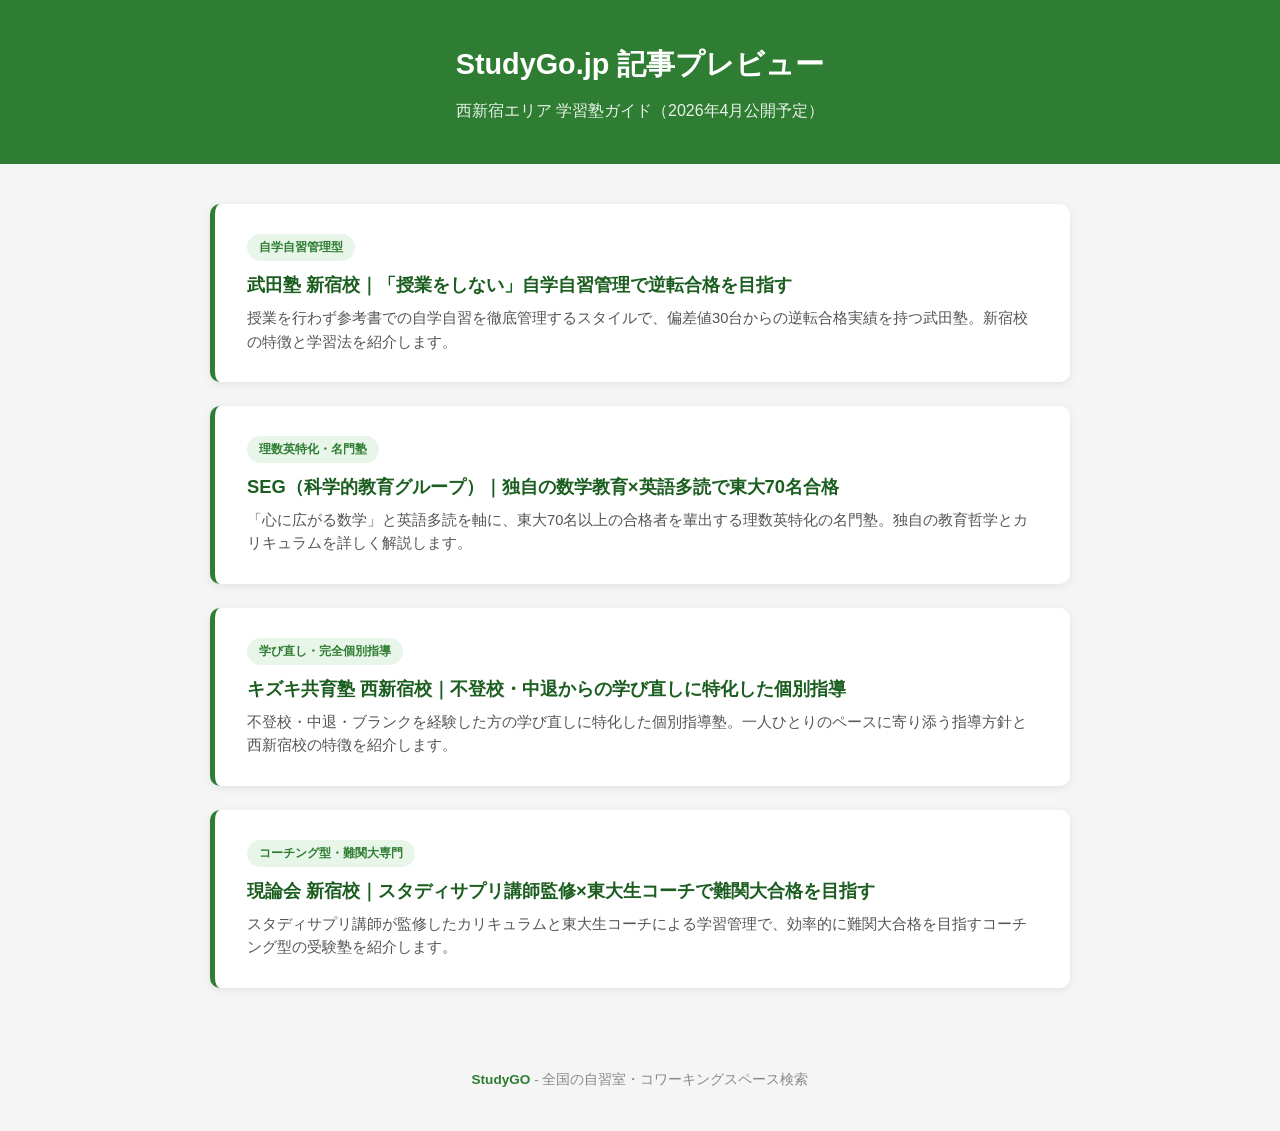
<file: index.html>
<!DOCTYPE html>
<html lang="ja">
<head>
<meta charset="UTF-8">
<meta name="viewport" content="width=device-width, initial-scale=1.0">
<title>StudyGo.jp 記事プレビュー｜西新宿エリア学習塾ガイド</title>
<style>
* { margin: 0; padding: 0; box-sizing: border-box; }
body {
  font-family: -apple-system, BlinkMacSystemFont, "Hiragino Kaku Gothic ProN", "Hiragino Sans", Meiryo, sans-serif;
  background: #f5f5f5;
  color: #333;
  line-height: 1.7;
}
.header {
  background: #2e7d32;
  color: #fff;
  padding: 40px 20px;
  text-align: center;
}
.header h1 {
  font-size: 1.8rem;
  margin-bottom: 8px;
  font-weight: 700;
}
.header .subtitle {
  font-size: 1rem;
  opacity: 0.9;
  font-weight: 400;
}
.cards {
  max-width: 900px;
  margin: 40px auto;
  padding: 0 20px;
  display: grid;
  gap: 24px;
}
.card {
  background: #fff;
  border-radius: 10px;
  box-shadow: 0 2px 8px rgba(0,0,0,0.08);
  padding: 28px 32px;
  text-decoration: none;
  color: inherit;
  display: block;
  transition: transform 0.2s ease, box-shadow 0.2s ease;
  border-left: 5px solid #2e7d32;
}
.card:hover {
  transform: translateY(-4px);
  box-shadow: 0 6px 20px rgba(0,0,0,0.14);
}
.card .tag {
  display: inline-block;
  background: #e8f5e9;
  color: #2e7d32;
  font-size: 0.78rem;
  font-weight: 600;
  padding: 3px 12px;
  border-radius: 20px;
  margin-bottom: 10px;
}
.card .card-title {
  font-size: 1.15rem;
  font-weight: 700;
  color: #1b5e20;
  margin-bottom: 8px;
  line-height: 1.5;
}
.card .card-desc {
  font-size: 0.92rem;
  color: #555;
  line-height: 1.6;
}
.footer {
  text-align: center;
  padding: 40px 20px;
  color: #888;
  font-size: 0.85rem;
}
.footer a {
  color: #2e7d32;
  text-decoration: none;
  font-weight: 600;
}
.footer a:hover {
  text-decoration: underline;
}
@media (max-width: 600px) {
  .header h1 { font-size: 1.35rem; }
  .card { padding: 20px 18px; }
  .card .card-title { font-size: 1.05rem; }
}
</style>
</head>
<body>

<div class="header">
  <h1>StudyGo.jp 記事プレビュー</h1>
  <p class="subtitle">西新宿エリア 学習塾ガイド（2026年4月公開予定）</p>
</div>

<div class="cards">

  <a class="card" href="method-nishishinjuku-takeda/">
    <span class="tag">自学自習管理型</span>
    <div class="card-title">武田塾 新宿校｜「授業をしない」自学自習管理で逆転合格を目指す</div>
    <div class="card-desc">授業を行わず参考書での自学自習を徹底管理するスタイルで、偏差値30台からの逆転合格実績を持つ武田塾。新宿校の特徴と学習法を紹介します。</div>
  </a>

  <a class="card" href="method-nishishinjuku-seg/">
    <span class="tag">理数英特化・名門塾</span>
    <div class="card-title">SEG（科学的教育グループ）｜独自の数学教育×英語多読で東大70名合格</div>
    <div class="card-desc">「心に広がる数学」と英語多読を軸に、東大70名以上の合格者を輩出する理数英特化の名門塾。独自の教育哲学とカリキュラムを詳しく解説します。</div>
  </a>

  <a class="card" href="method-nishishinjuku-kizuki/">
    <span class="tag">学び直し・完全個別指導</span>
    <div class="card-title">キズキ共育塾 西新宿校｜不登校・中退からの学び直しに特化した個別指導</div>
    <div class="card-desc">不登校・中退・ブランクを経験した方の学び直しに特化した個別指導塾。一人ひとりのペースに寄り添う指導方針と西新宿校の特徴を紹介します。</div>
  </a>

  <a class="card" href="method-nishishinjuku-genronkai/">
    <span class="tag">コーチング型・難関大専門</span>
    <div class="card-title">現論会 新宿校｜スタディサプリ講師監修×東大生コーチで難関大合格を目指す</div>
    <div class="card-desc">スタディサプリ講師が監修したカリキュラムと東大生コーチによる学習管理で、効率的に難関大合格を目指すコーチング型の受験塾を紹介します。</div>
  </a>

</div>

<div class="footer">
  <p><a href="https://studygo.jp/">StudyGO</a> - 全国の自習室・コワーキングスペース検索</p>
</div>

</body>
</html>
</file>
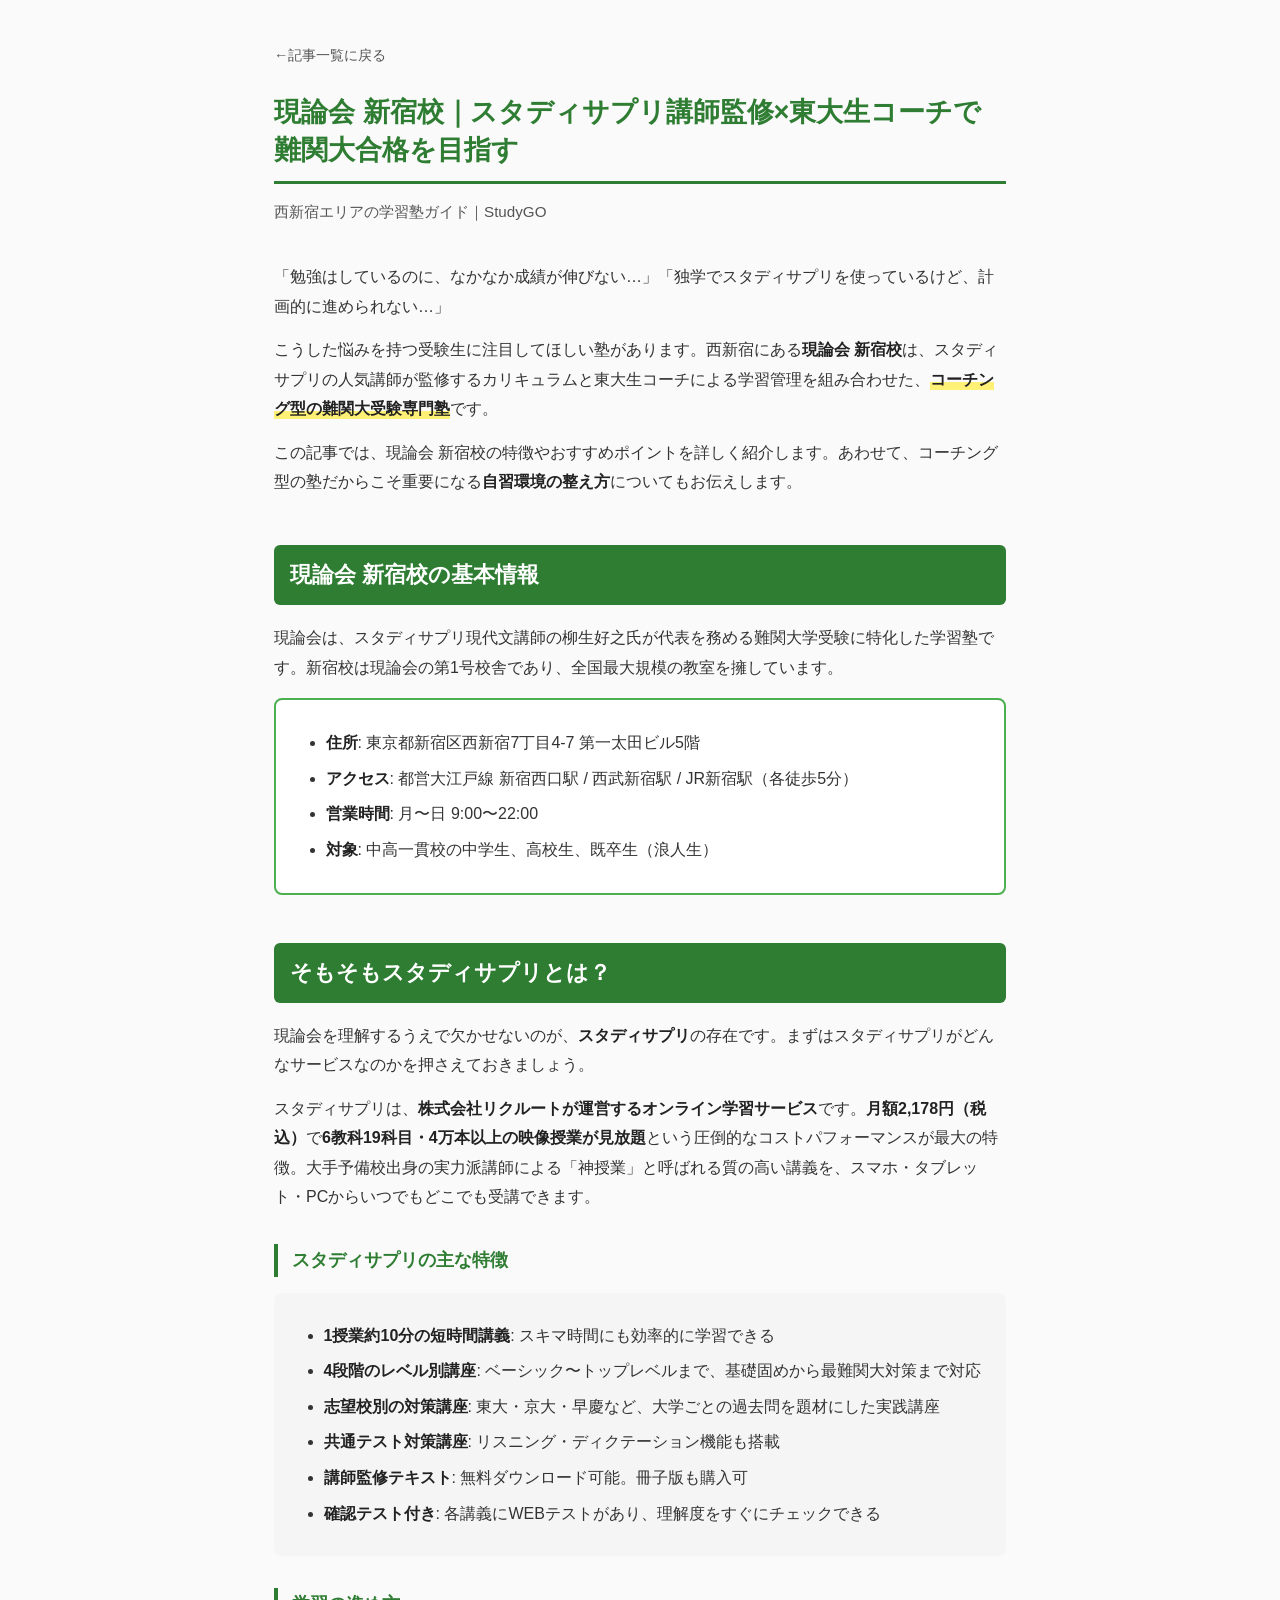
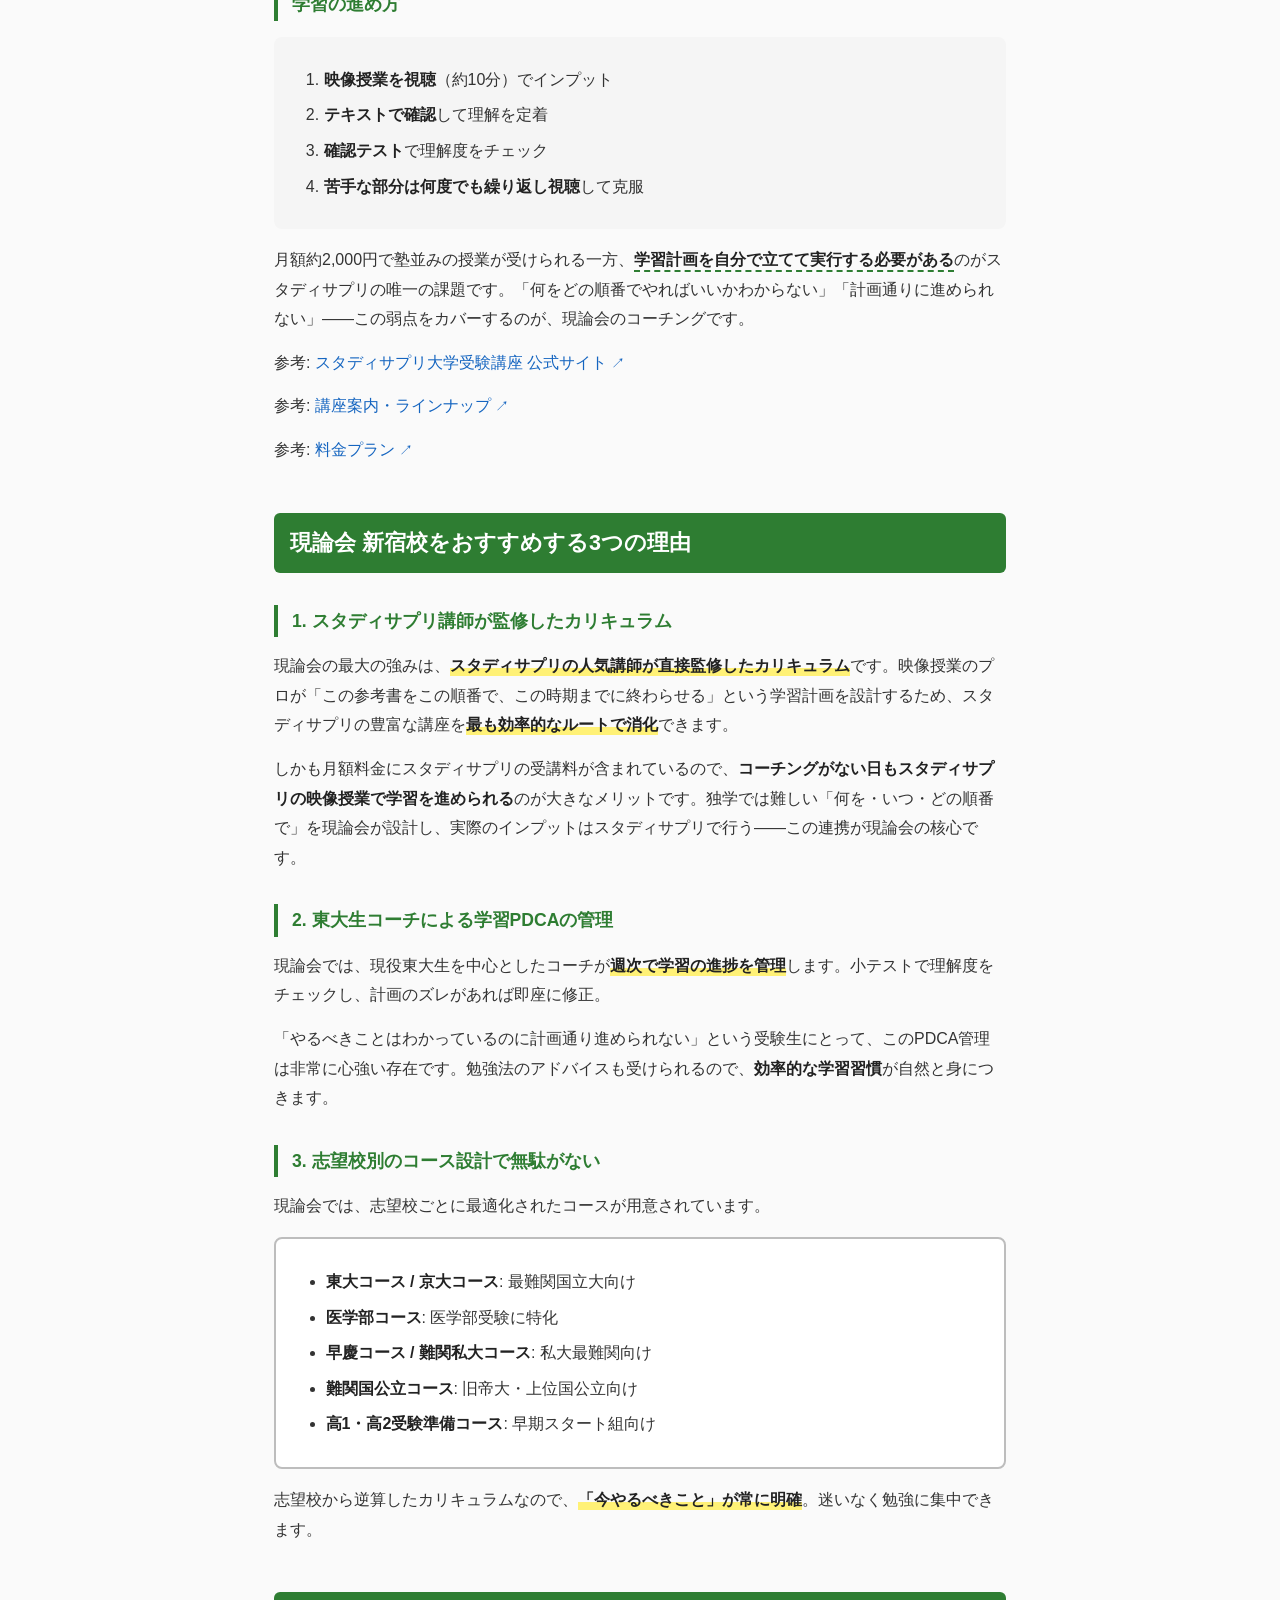
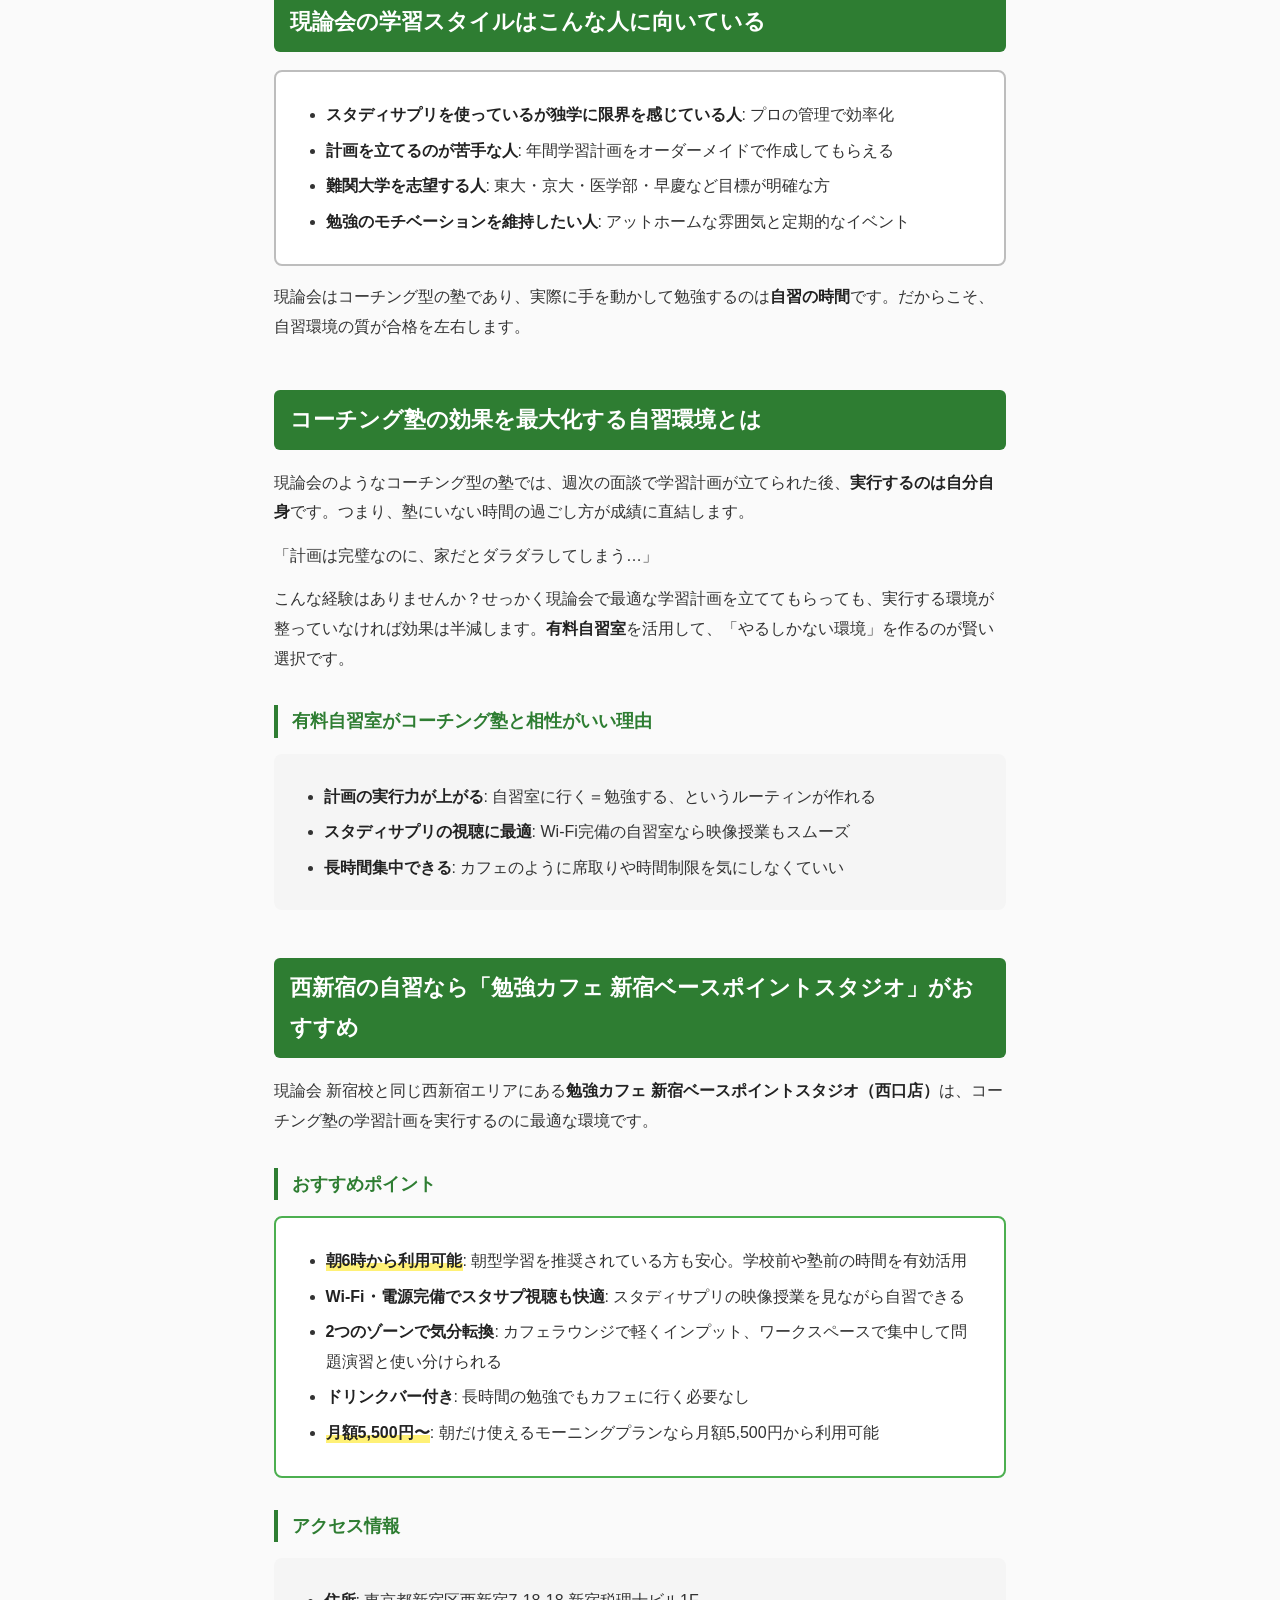
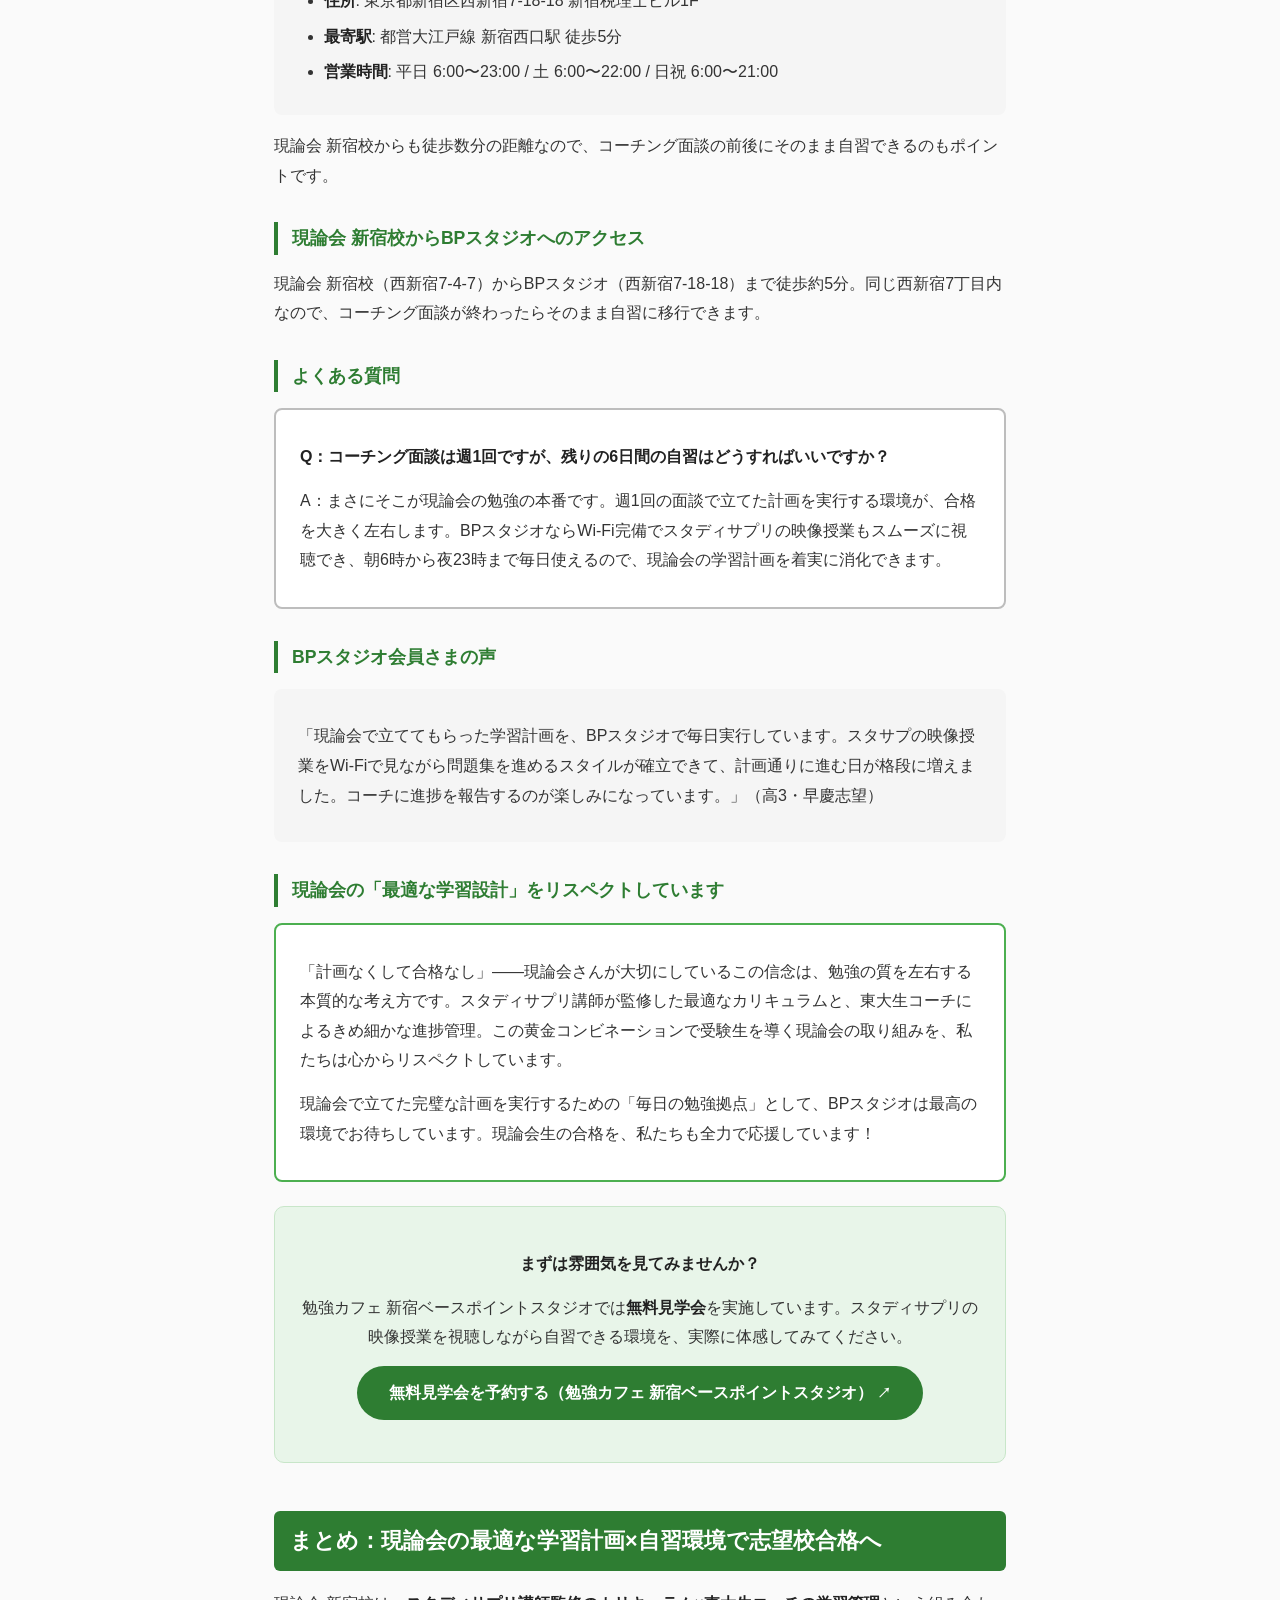
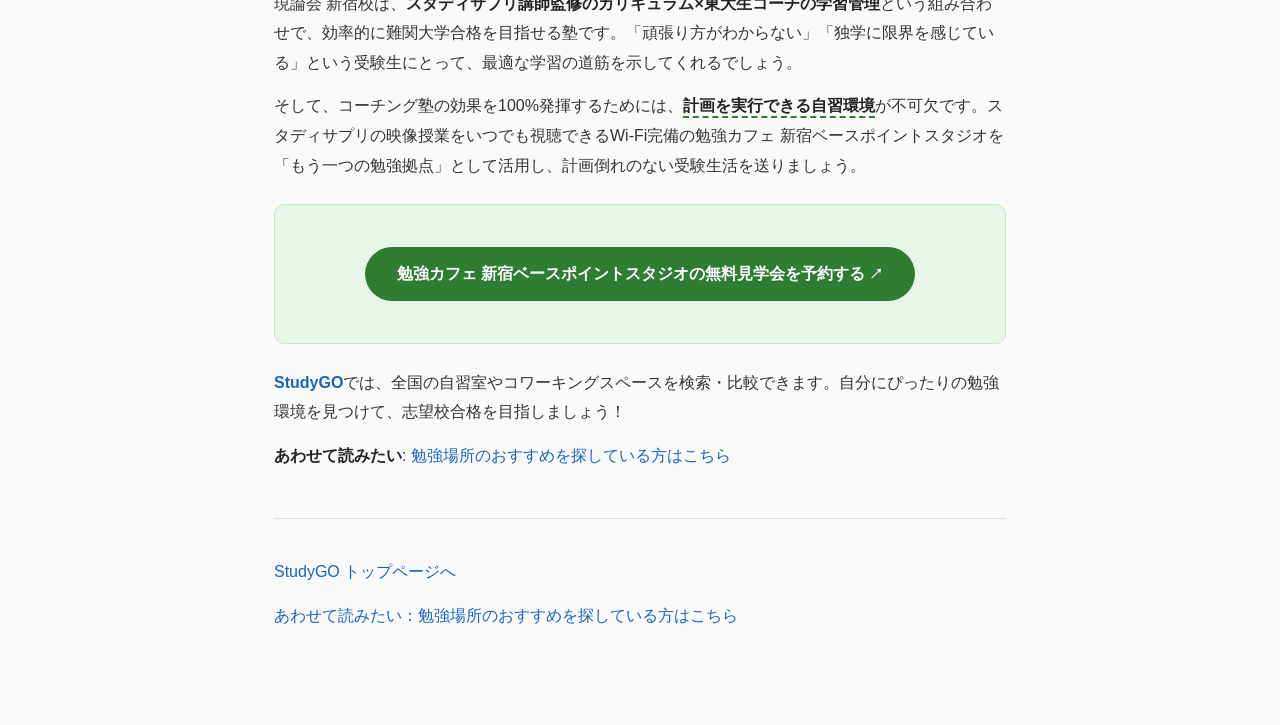
<file: method-nishishinjuku-genronkai/index.html>
<!DOCTYPE html>
<html lang="ja">
<head>
<meta charset="UTF-8">
<meta name="viewport" content="width=device-width, initial-scale=1.0">
<title>現論会 新宿校｜スタディサプリ講師監修×東大生コーチで難関大合格</title>
<link rel="stylesheet" href="../style.css">
</head>
<body>
<div class="container">

<a class="back-link" href="../">記事一覧に戻る</a>

<h1>現論会 新宿校｜スタディサプリ講師監修×東大生コーチで難関大合格を目指す</h1>
<p class="subtitle">西新宿エリアの学習塾ガイド｜StudyGO</p>

<article>
<p>「勉強はしているのに、なかなか成績が伸びない…」「独学でスタディサプリを使っているけど、計画的に進められない…」</p>

<p>こうした悩みを持つ受験生に注目してほしい塾があります。西新宿にある<strong>現論会 新宿校</strong>は、スタディサプリの人気講師が監修するカリキュラムと東大生コーチによる学習管理を組み合わせた、<strong><span class="line_marker">コーチング型の難関大受験専門塾</span></strong>です。</p>

<p>この記事では、現論会 新宿校の特徴やおすすめポイントを詳しく紹介します。あわせて、コーチング型の塾だからこそ重要になる<strong>自習環境の整え方</strong>についてもお伝えします。</p>

<h2>現論会 新宿校の基本情報</h2>

<p>現論会は、スタディサプリ現代文講師の柳生好之氏が代表を務める難関大学受験に特化した学習塾です。新宿校は現論会の第1号校舎であり、全国最大規模の教室を擁しています。</p>

<div class="border_green">
<ul>
<li><strong>住所</strong>: 東京都新宿区西新宿7丁目4-7 第一太田ビル5階</li>
<li><strong>アクセス</strong>: 都営大江戸線 新宿西口駅 / 西武新宿駅 / JR新宿駅（各徒歩5分）</li>
<li><strong>営業時間</strong>: 月〜日 9:00〜22:00</li>
<li><strong>対象</strong>: 中高一貫校の中学生、高校生、既卒生（浪人生）</li>
</ul>
</div>

<h2>そもそもスタディサプリとは？</h2>

<p>現論会を理解するうえで欠かせないのが、<strong>スタディサプリ</strong>の存在です。まずはスタディサプリがどんなサービスなのかを押さえておきましょう。</p>

<p>スタディサプリは、<strong>株式会社リクルートが運営するオンライン学習サービス</strong>です。<strong>月額2,178円（税込）</strong>で<strong>6教科19科目・4万本以上の映像授業が見放題</strong>という圧倒的なコストパフォーマンスが最大の特徴。大手予備校出身の実力派講師による「神授業」と呼ばれる質の高い講義を、スマホ・タブレット・PCからいつでもどこでも受講できます。</p>

<h3>スタディサプリの主な特徴</h3>

<div class="bg_gray">
<ul>
<li><strong>1授業約10分の短時間講義</strong>: スキマ時間にも効率的に学習できる</li>
<li><strong>4段階のレベル別講座</strong>: ベーシック〜トップレベルまで、基礎固めから最難関大対策まで対応</li>
<li><strong>志望校別の対策講座</strong>: 東大・京大・早慶など、大学ごとの過去問を題材にした実践講座</li>
<li><strong>共通テスト対策講座</strong>: リスニング・ディクテーション機能も搭載</li>
<li><strong>講師監修テキスト</strong>: 無料ダウンロード可能。冊子版も購入可</li>
<li><strong>確認テスト付き</strong>: 各講義にWEBテストがあり、理解度をすぐにチェックできる</li>
</ul>
</div>

<h3>学習の進め方</h3>

<div class="bg_gray">
<ol>
<li><strong>映像授業を視聴</strong>（約10分）でインプット</li>
<li><strong>テキストで確認</strong>して理解を定着</li>
<li><strong>確認テスト</strong>で理解度をチェック</li>
<li><strong>苦手な部分は何度でも繰り返し視聴</strong>して克服</li>
</ol>
</div>

<p>月額約2,000円で塾並みの授業が受けられる一方、<strong><span class="line_dashed">学習計画を自分で立てて実行する必要がある</span></strong>のがスタディサプリの唯一の課題です。「何をどの順番でやればいいかわからない」「計画通りに進められない」——この弱点をカバーするのが、現論会のコーチングです。</p>

<p>参考: <a class="out_link" href="https://studysapuri.jp/course/entrance-exam/" target="_blank" rel="noopener">スタディサプリ大学受験講座 公式サイト</a></p>
<p>参考: <a class="out_link" href="https://studysapuri.jp/course/entrance-exam/lineup/" target="_blank" rel="noopener">講座案内・ラインナップ</a></p>
<p>参考: <a class="out_link" href="https://studysapuri.jp/course/entrance-exam/pricing/" target="_blank" rel="noopener">料金プラン</a></p>

<h2>現論会 新宿校をおすすめする3つの理由</h2>

<h3>1. スタディサプリ講師が監修したカリキュラム</h3>

<p>現論会の最大の強みは、<strong><span class="line_marker">スタディサプリの人気講師が直接監修したカリキュラム</span></strong>です。映像授業のプロが「この参考書をこの順番で、この時期までに終わらせる」という学習計画を設計するため、スタディサプリの豊富な講座を<strong><span class="line_marker">最も効率的なルートで消化</span></strong>できます。</p>

<p>しかも月額料金にスタディサプリの受講料が含まれているので、<strong>コーチングがない日もスタディサプリの映像授業で学習を進められる</strong>のが大きなメリットです。独学では難しい「何を・いつ・どの順番で」を現論会が設計し、実際のインプットはスタディサプリで行う——この連携が現論会の核心です。</p>

<h3>2. 東大生コーチによる学習PDCAの管理</h3>

<p>現論会では、現役東大生を中心としたコーチが<strong><span class="line_marker">週次で学習の進捗を管理</span></strong>します。小テストで理解度をチェックし、計画のズレがあれば即座に修正。</p>

<p>「やるべきことはわかっているのに計画通り進められない」という受験生にとって、このPDCA管理は非常に心強い存在です。勉強法のアドバイスも受けられるので、<strong>効率的な学習習慣</strong>が自然と身につきます。</p>

<h3>3. 志望校別のコース設計で無駄がない</h3>

<p>現論会では、志望校ごとに最適化されたコースが用意されています。</p>

<div class="border_gray">
<ul>
<li><strong>東大コース / 京大コース</strong>: 最難関国立大向け</li>
<li><strong>医学部コース</strong>: 医学部受験に特化</li>
<li><strong>早慶コース / 難関私大コース</strong>: 私大最難関向け</li>
<li><strong>難関国公立コース</strong>: 旧帝大・上位国公立向け</li>
<li><strong>高1・高2受験準備コース</strong>: 早期スタート組向け</li>
</ul>
</div>

<p>志望校から逆算したカリキュラムなので、<strong><span class="line_marker">「今やるべきこと」が常に明確</span></strong>。迷いなく勉強に集中できます。</p>

<h2>現論会の学習スタイルはこんな人に向いている</h2>

<div class="border_gray">
<ul>
<li><strong>スタディサプリを使っているが独学に限界を感じている人</strong>: プロの管理で効率化</li>
<li><strong>計画を立てるのが苦手な人</strong>: 年間学習計画をオーダーメイドで作成してもらえる</li>
<li><strong>難関大学を志望する人</strong>: 東大・京大・医学部・早慶など目標が明確な方</li>
<li><strong>勉強のモチベーションを維持したい人</strong>: アットホームな雰囲気と定期的なイベント</li>
</ul>
</div>

<p>現論会はコーチング型の塾であり、実際に手を動かして勉強するのは<strong>自習の時間</strong>です。だからこそ、自習環境の質が合格を左右します。</p>

<h2>コーチング塾の効果を最大化する自習環境とは</h2>

<p>現論会のようなコーチング型の塾では、週次の面談で学習計画が立てられた後、<strong>実行するのは自分自身</strong>です。つまり、塾にいない時間の過ごし方が成績に直結します。</p>

<p>「計画は完璧なのに、家だとダラダラしてしまう…」</p>

<p>こんな経験はありませんか？せっかく現論会で最適な学習計画を立ててもらっても、実行する環境が整っていなければ効果は半減します。<strong>有料自習室</strong>を活用して、「やるしかない環境」を作るのが賢い選択です。</p>

<h3>有料自習室がコーチング塾と相性がいい理由</h3>

<div class="bg_gray">
<ul>
<li><strong>計画の実行力が上がる</strong>: 自習室に行く＝勉強する、というルーティンが作れる</li>
<li><strong>スタディサプリの視聴に最適</strong>: Wi-Fi完備の自習室なら映像授業もスムーズ</li>
<li><strong>長時間集中できる</strong>: カフェのように席取りや時間制限を気にしなくていい</li>
</ul>
</div>

<h2>西新宿の自習なら「勉強カフェ 新宿ベースポイントスタジオ」がおすすめ</h2>

<p>現論会 新宿校と同じ西新宿エリアにある<strong>勉強カフェ 新宿ベースポイントスタジオ（西口店）</strong>は、コーチング塾の学習計画を実行するのに最適な環境です。</p>

<h3>おすすめポイント</h3>

<div class="border_green">
<ul>
<li><strong><span class="line_marker">朝6時から利用可能</span></strong>: 朝型学習を推奨されている方も安心。学校前や塾前の時間を有効活用</li>
<li><strong>Wi-Fi・電源完備でスタサプ視聴も快適</strong>: スタディサプリの映像授業を見ながら自習できる</li>
<li><strong>2つのゾーンで気分転換</strong>: カフェラウンジで軽くインプット、ワークスペースで集中して問題演習と使い分けられる</li>
<li><strong>ドリンクバー付き</strong>: 長時間の勉強でもカフェに行く必要なし</li>
<li><strong><span class="line_marker">月額5,500円〜</span></strong>: 朝だけ使えるモーニングプランなら月額5,500円から利用可能</li>
</ul>
</div>

<h3>アクセス情報</h3>

<div class="bg_gray">
<ul>
<li><strong>住所</strong>: 東京都新宿区西新宿7-18-18 新宿税理士ビル1F</li>
<li><strong>最寄駅</strong>: 都営大江戸線 新宿西口駅 徒歩5分</li>
<li><strong>営業時間</strong>: 平日 6:00〜23:00 / 土 6:00〜22:00 / 日祝 6:00〜21:00</li>
</ul>
</div>

<p>現論会 新宿校からも徒歩数分の距離なので、コーチング面談の前後にそのまま自習できるのもポイントです。</p>

<h3>現論会 新宿校からBPスタジオへのアクセス</h3>

<p>現論会 新宿校（西新宿7-4-7）からBPスタジオ（西新宿7-18-18）まで徒歩約5分。同じ西新宿7丁目内なので、コーチング面談が終わったらそのまま自習に移行できます。</p>

<!-- TODO: Googleマップのキャプチャや目印（新宿税理士ビルなど）を入れたルート図を挿入 -->

<h3>よくある質問</h3>

<div class="border_gray">
<p><strong>Q：コーチング面談は週1回ですが、残りの6日間の自習はどうすればいいですか？</strong></p>

<p>A：まさにそこが現論会の勉強の本番です。週1回の面談で立てた計画を実行する環境が、合格を大きく左右します。BPスタジオならWi-Fi完備でスタディサプリの映像授業もスムーズに視聴でき、朝6時から夜23時まで毎日使えるので、現論会の学習計画を着実に消化できます。</p>
</div>

<h3>BPスタジオ会員さまの声</h3>

<div class="bg_gray">
<p>「現論会で立ててもらった学習計画を、BPスタジオで毎日実行しています。スタサプの映像授業をWi-Fiで見ながら問題集を進めるスタイルが確立できて、計画通りに進む日が格段に増えました。コーチに進捗を報告するのが楽しみになっています。」（高3・早慶志望）</p>
</div>

<h3>現論会の「最適な学習設計」をリスペクトしています</h3>

<div class="border_green">
<p>「計画なくして合格なし」——現論会さんが大切にしているこの信念は、勉強の質を左右する本質的な考え方です。スタディサプリ講師が監修した最適なカリキュラムと、東大生コーチによるきめ細かな進捗管理。この黄金コンビネーションで受験生を導く現論会の取り組みを、私たちは心からリスペクトしています。</p>

<p>現論会で立てた完璧な計画を実行するための「毎日の勉強拠点」として、BPスタジオは最高の環境でお待ちしています。現論会生の合格を、私たちも全力で応援しています！</p>
</div>

<div class="bg_green_light">
<div class="alC">
<p><strong>まずは雰囲気を見てみませんか？</strong></p>
<p>勉強カフェ 新宿ベースポイントスタジオでは<strong>無料見学会</strong>を実施しています。スタディサプリの映像授業を視聴しながら自習できる環境を、実際に体感してみてください。</p>
<p><strong><a class="out_link" href="https://www.bpstudio.jp/reserve" target="_blank" rel="noopener">無料見学会を予約する（勉強カフェ 新宿ベースポイントスタジオ）</a></strong></p>
</div>
</div>

<h2>まとめ：現論会の最適な学習計画×自習環境で志望校合格へ</h2>

<p>現論会 新宿校は、<strong>スタディサプリ講師監修のカリキュラム×東大生コーチの学習管理</strong>という組み合わせで、効率的に難関大学合格を目指せる塾です。「頑張り方がわからない」「独学に限界を感じている」という受験生にとって、最適な学習の道筋を示してくれるでしょう。</p>

<p>そして、コーチング塾の効果を100%発揮するためには、<strong><span class="line_dashed">計画を実行できる自習環境</span></strong>が不可欠です。スタディサプリの映像授業をいつでも視聴できるWi-Fi完備の勉強カフェ 新宿ベースポイントスタジオを「もう一つの勉強拠点」として活用し、計画倒れのない受験生活を送りましょう。</p>

<div class="bg_green_light">
<div class="alC">
<p><strong><a class="out_link" href="https://www.bpstudio.jp/reserve" target="_blank" rel="noopener">勉強カフェ 新宿ベースポイントスタジオの無料見学会を予約する</a></strong></p>
</div>
</div>

<p><strong><a href="https://studygo.jp/">StudyGO</a></strong>では、全国の自習室やコワーキングスペースを検索・比較できます。自分にぴったりの勉強環境を見つけて、志望校合格を目指しましょう！</p>

<p><strong>あわせて読みたい</strong>: <a href="/magazine/method/970">勉強場所のおすすめを探している方はこちら</a></p>
</article>

<div class="article-footer">
<p><a href="https://studygo.jp/">StudyGO トップページへ</a></p>
<p><a href="https://studygo.jp/magazine/method/970">あわせて読みたい：勉強場所のおすすめを探している方はこちら</a></p>
</div>

</div>
</body>
</html>
</file>
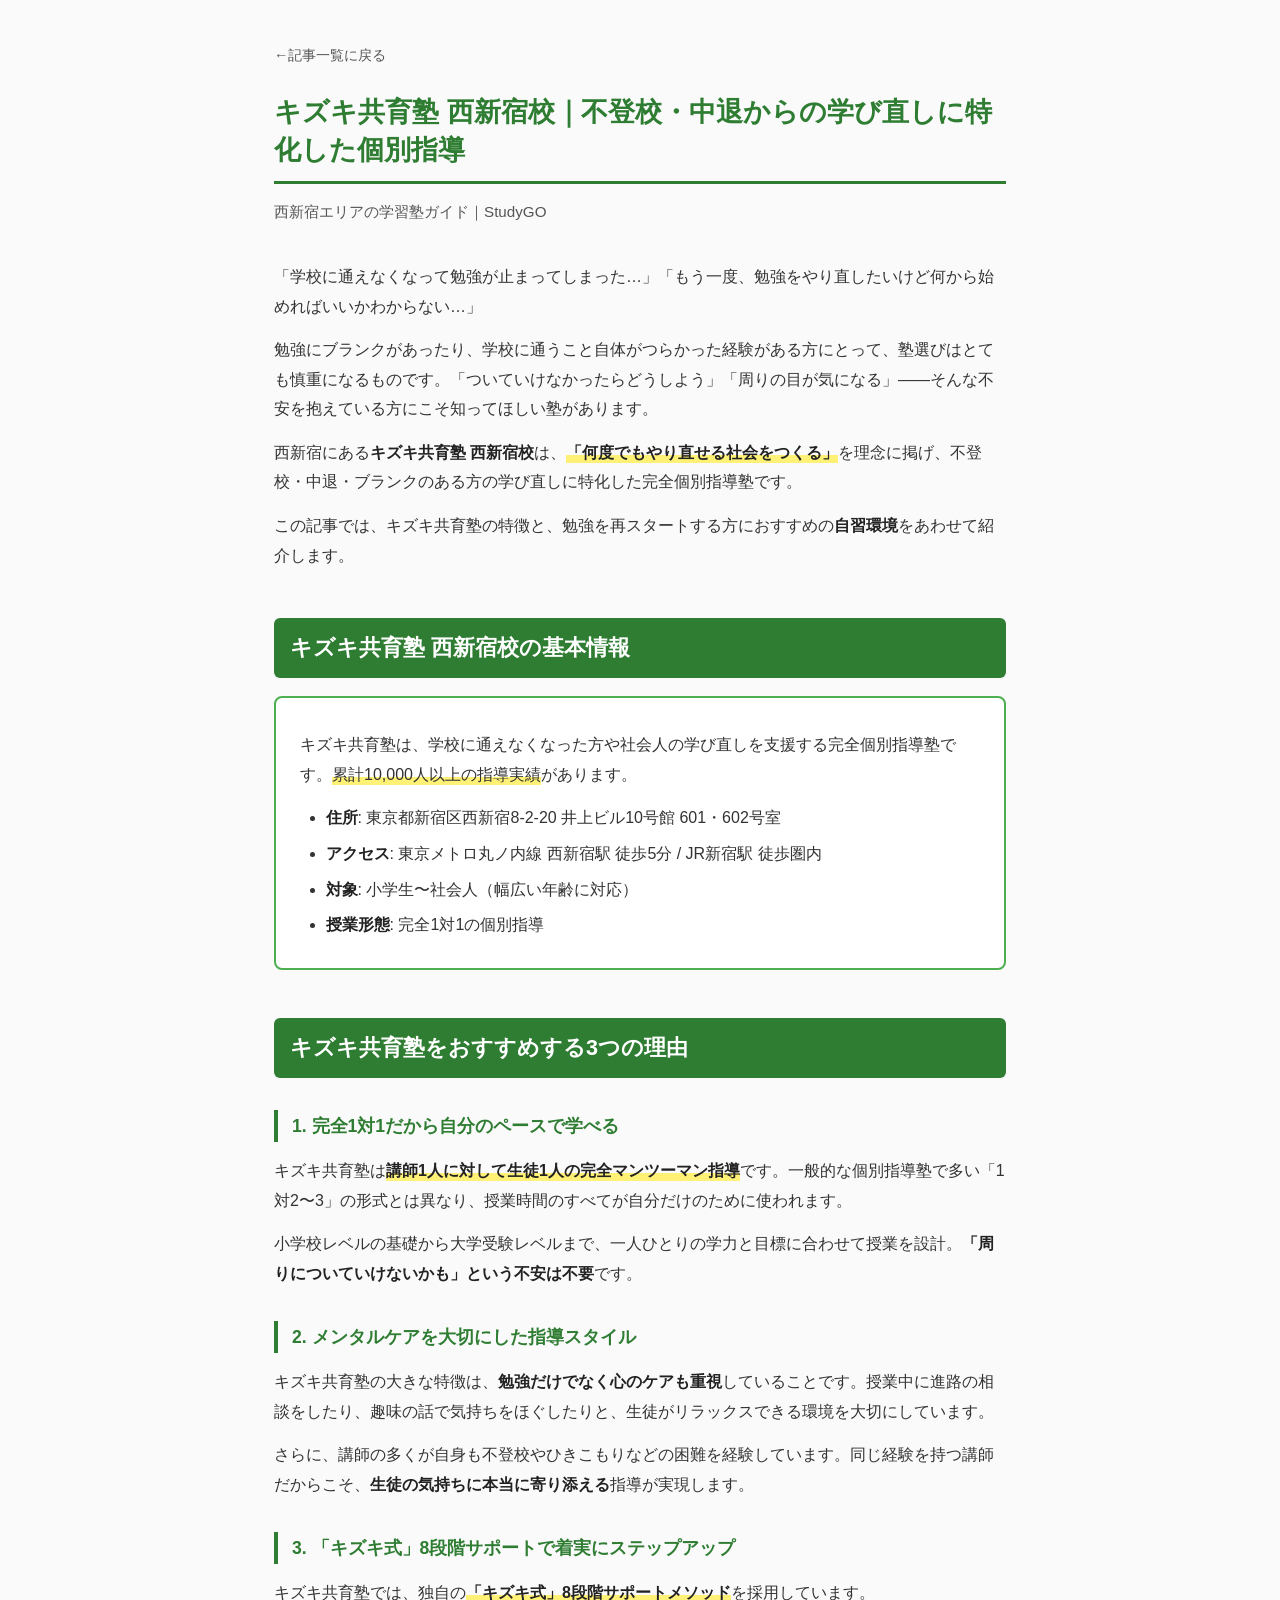
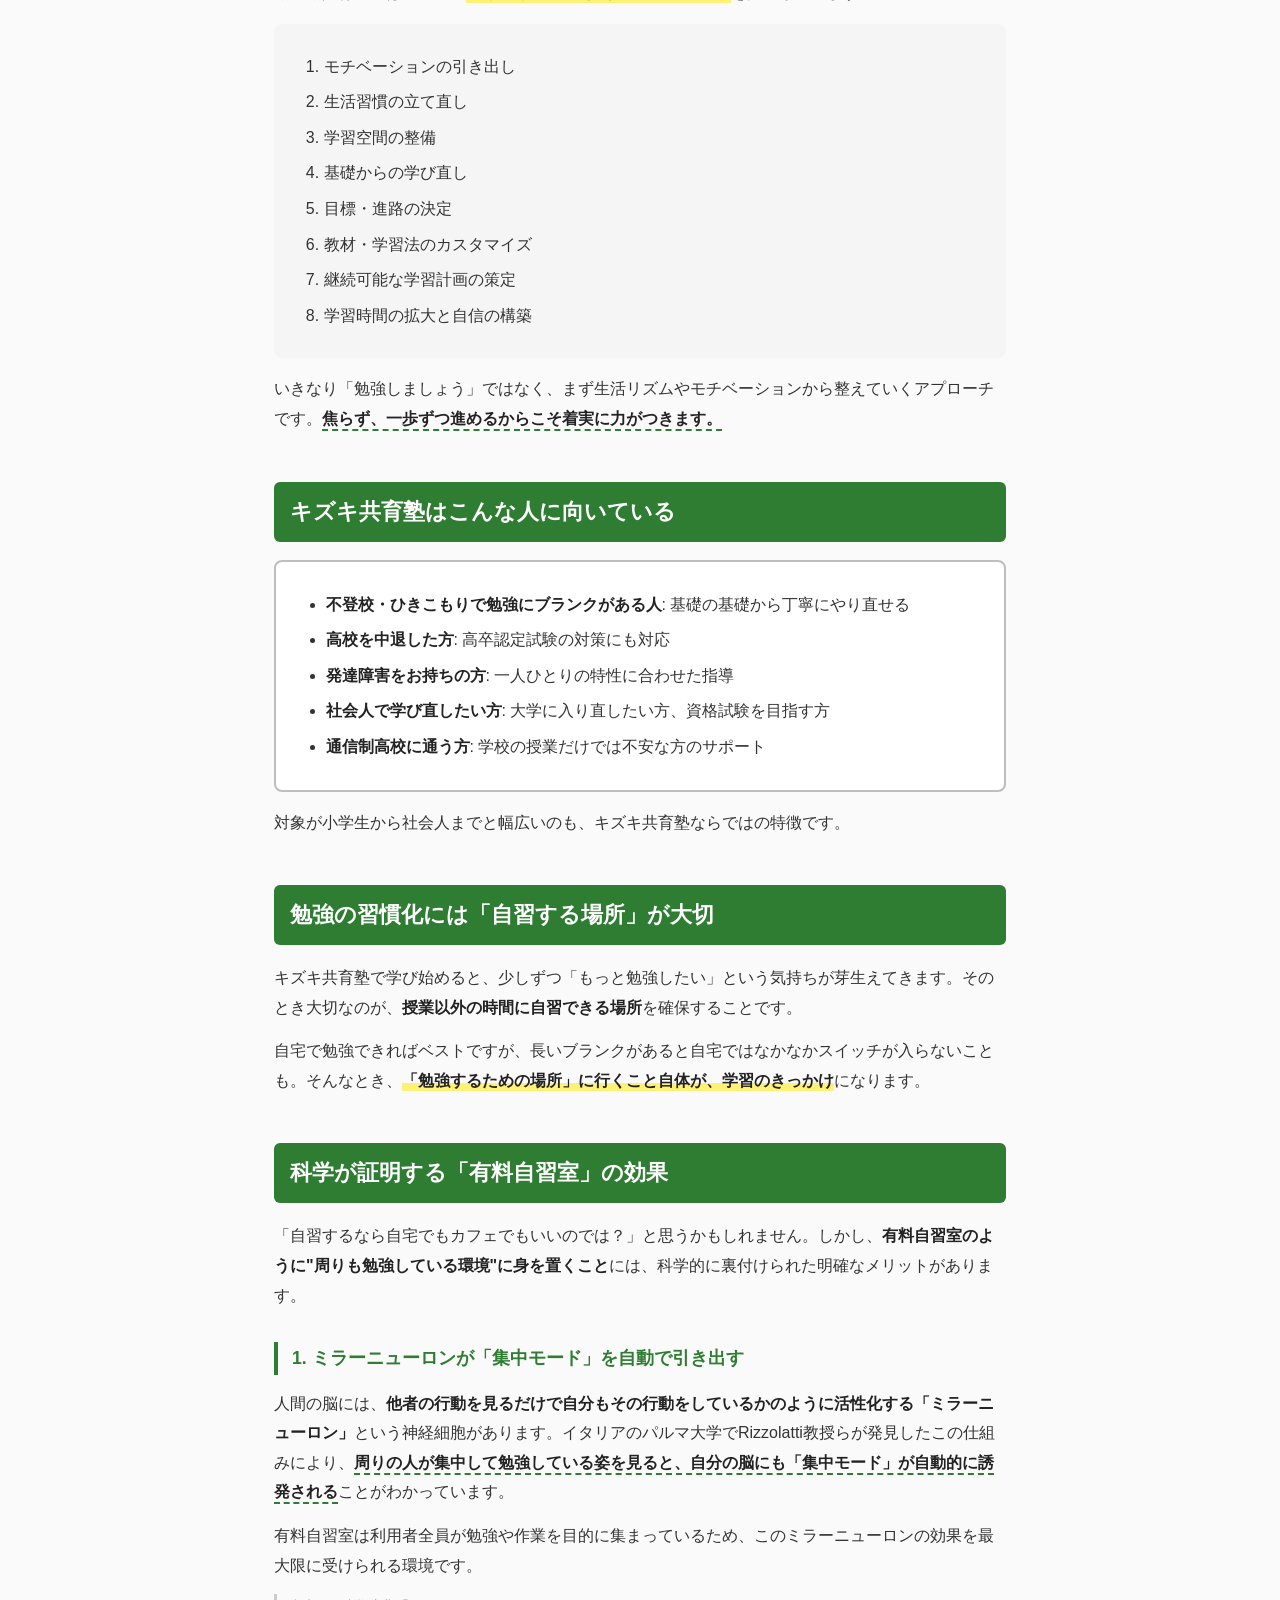
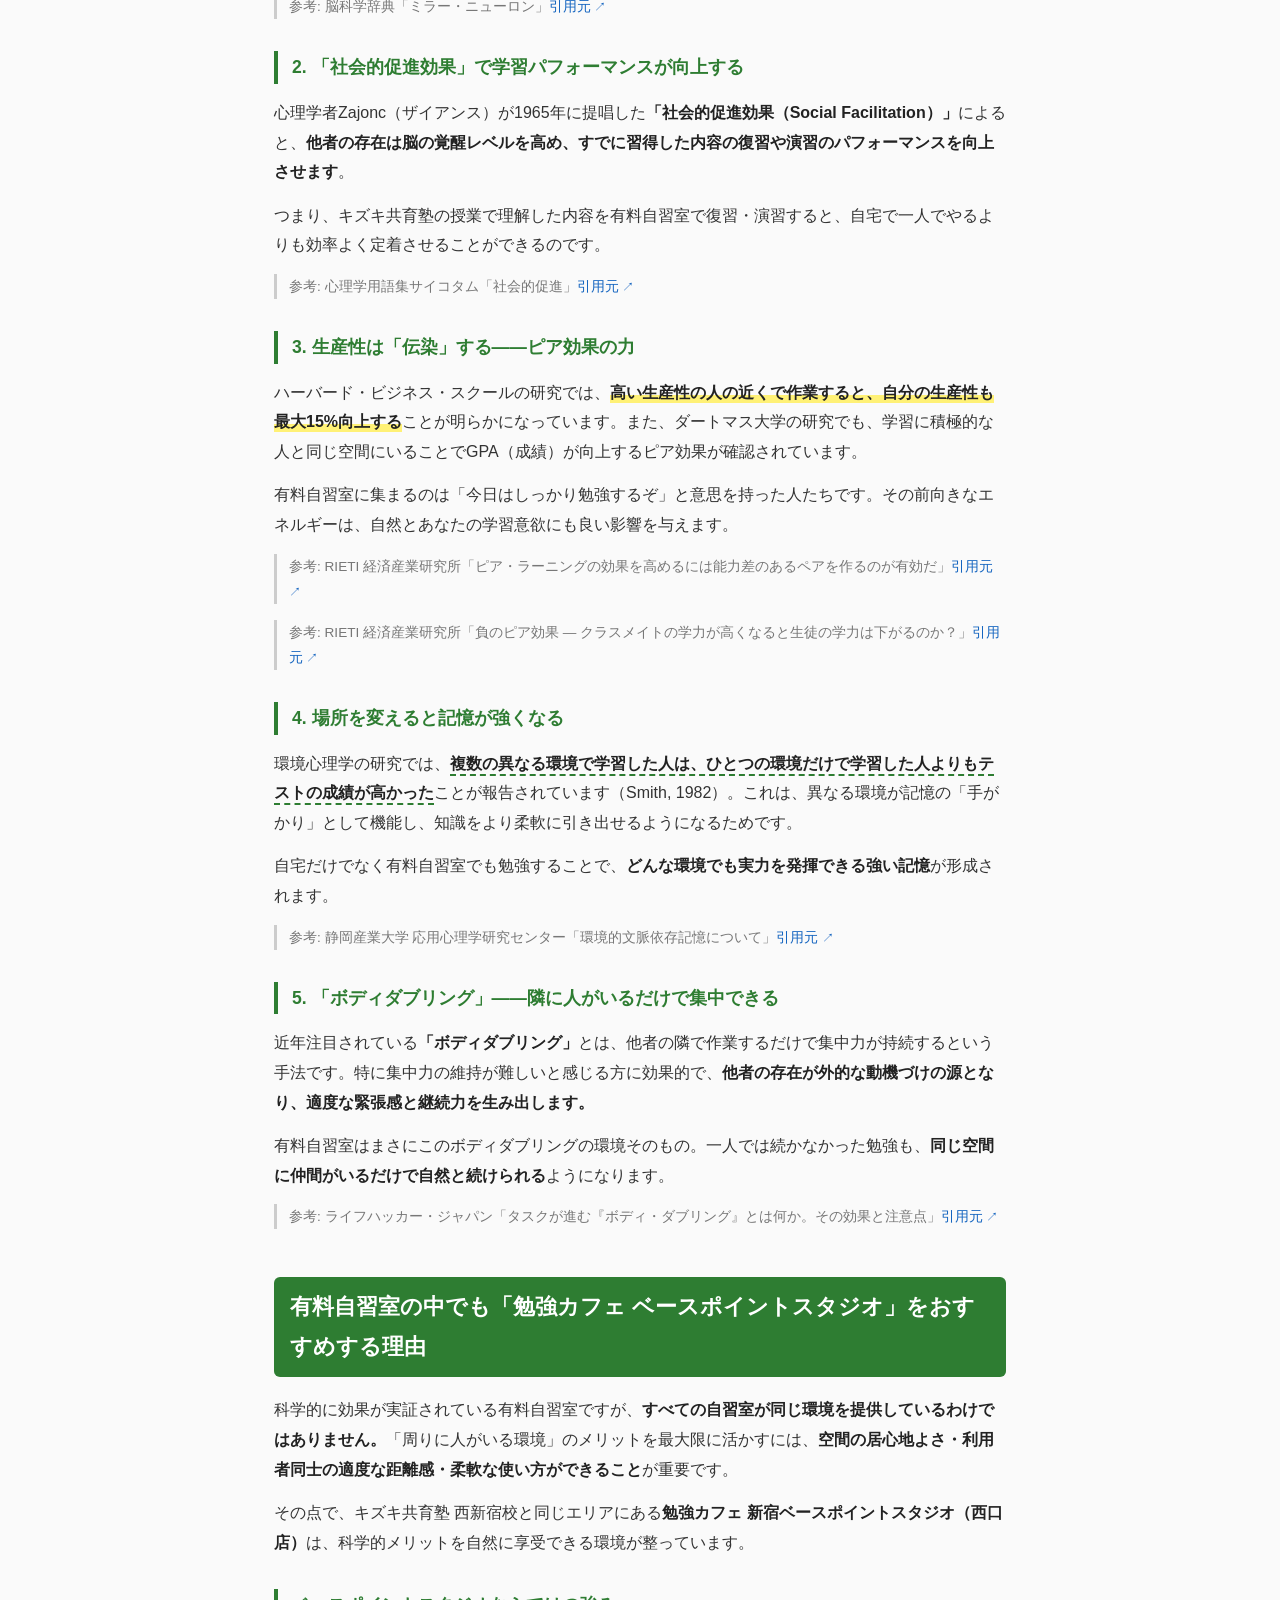
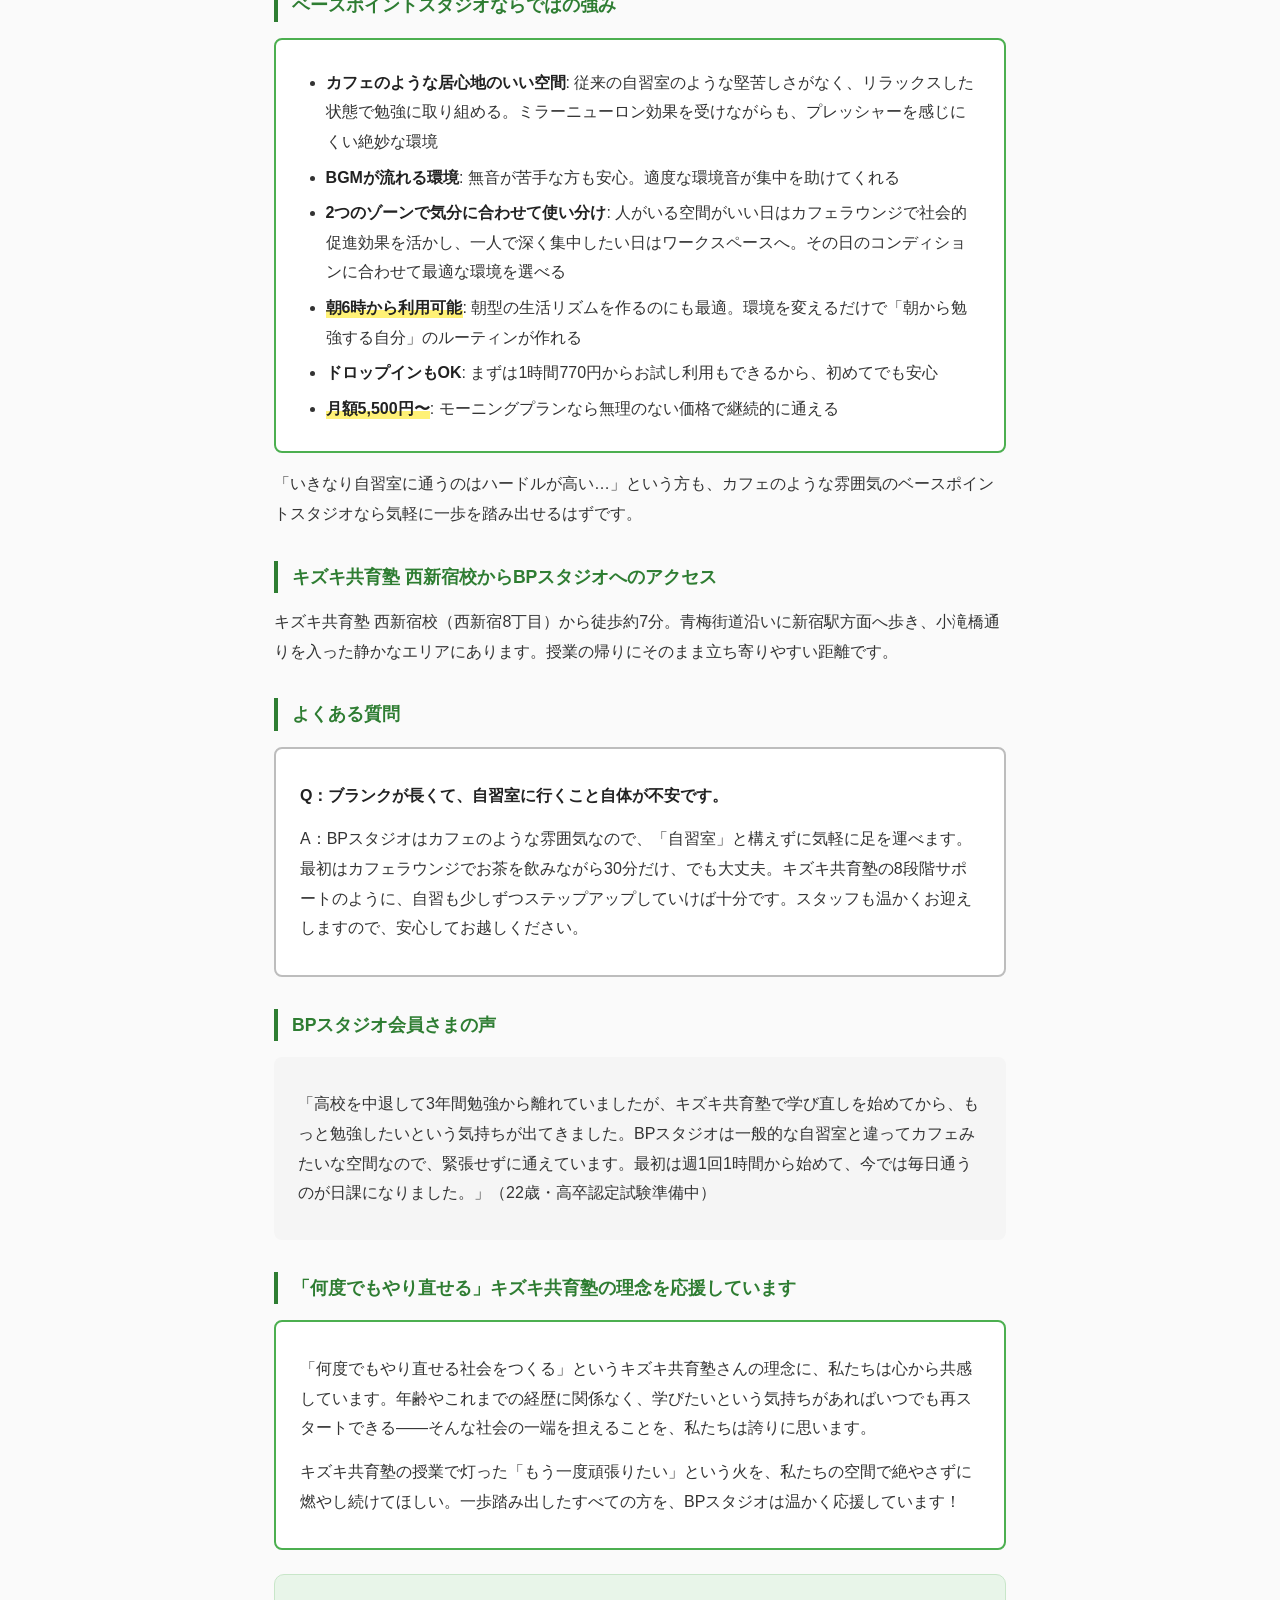
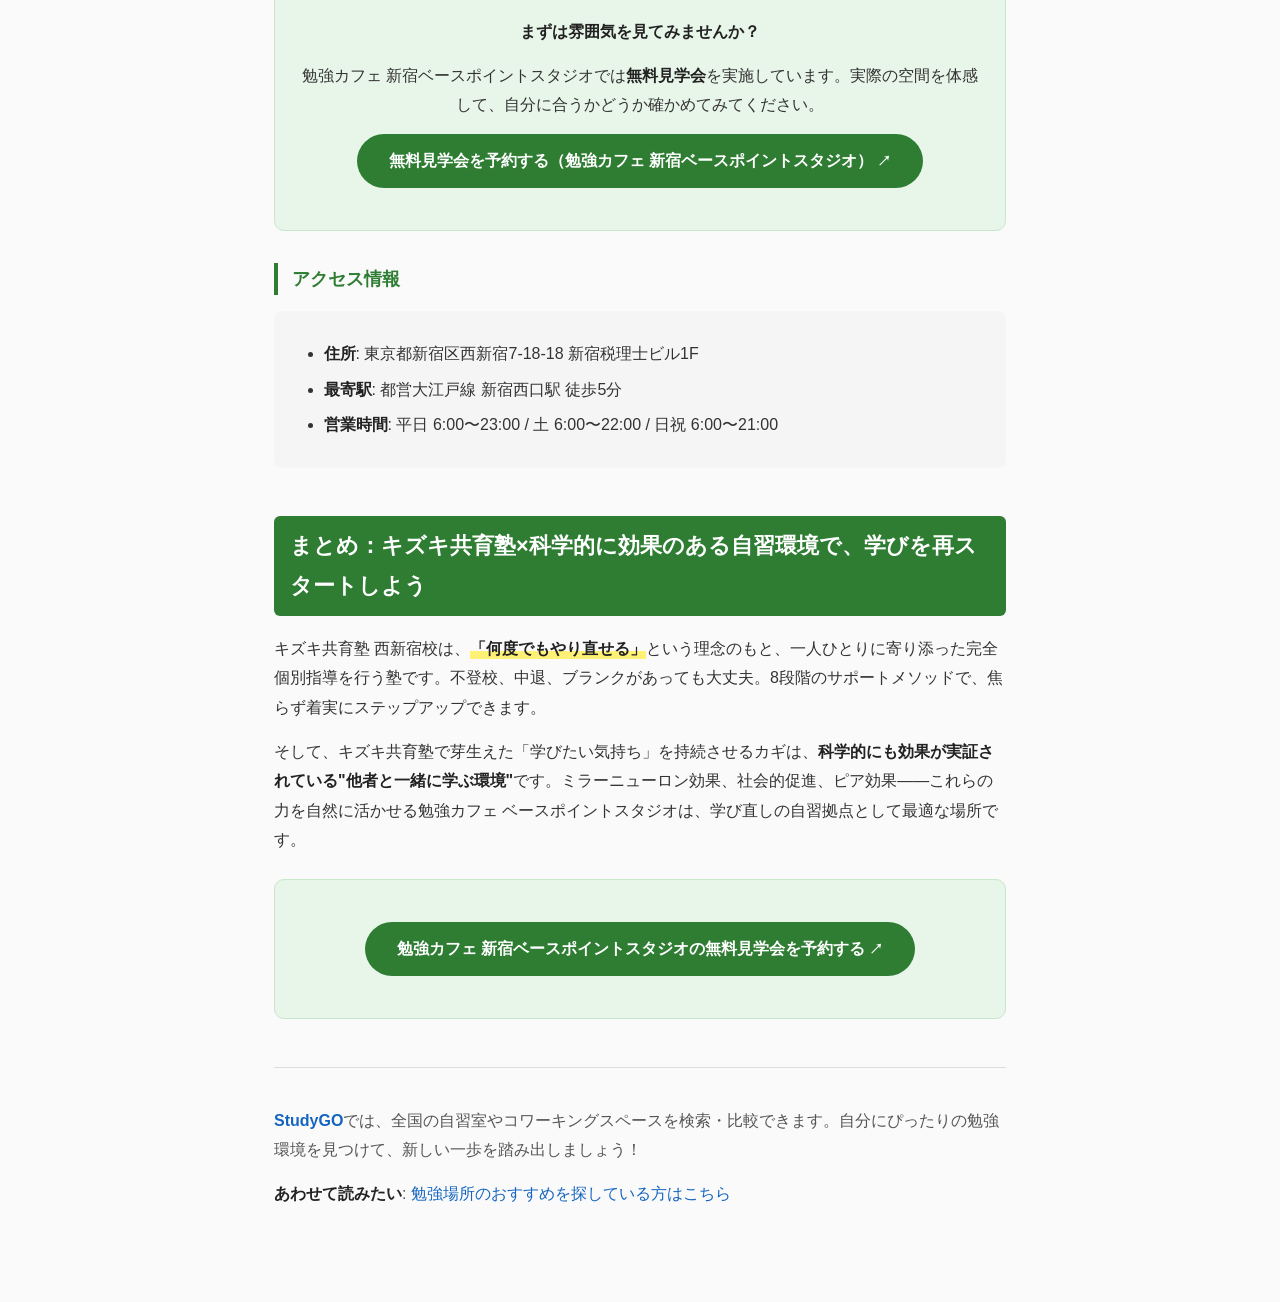
<file: method-nishishinjuku-kizuki/index.html>
<!DOCTYPE html>
<html lang="ja">
<head>
<meta charset="UTF-8">
<meta name="viewport" content="width=device-width, initial-scale=1.0">
<title>キズキ共育塾 西新宿校｜不登校・中退からの学び直しに特化した個別指導</title>
<link rel="stylesheet" href="../style.css">
</head>
<body>
<a class="back-link" href="../">記事一覧に戻る</a>
<h1>キズキ共育塾 西新宿校｜不登校・中退からの学び直しに特化した個別指導</h1>
<p class="subtitle">西新宿エリアの学習塾ガイド｜StudyGO</p>

<p>「学校に通えなくなって勉強が止まってしまった…」「もう一度、勉強をやり直したいけど何から始めればいいかわからない…」</p>

<p>勉強にブランクがあったり、学校に通うこと自体がつらかった経験がある方にとって、塾選びはとても慎重になるものです。「ついていけなかったらどうしよう」「周りの目が気になる」——そんな不安を抱えている方にこそ知ってほしい塾があります。</p>

<p>西新宿にある<strong>キズキ共育塾 西新宿校</strong>は、<span class="line_marker"><strong>「何度でもやり直せる社会をつくる」</strong></span>を理念に掲げ、不登校・中退・ブランクのある方の学び直しに特化した完全個別指導塾です。</p>

<p>この記事では、キズキ共育塾の特徴と、勉強を再スタートする方におすすめの<strong>自習環境</strong>をあわせて紹介します。</p>

<h2>キズキ共育塾 西新宿校の基本情報</h2>

<div class="border_green">
<p>キズキ共育塾は、学校に通えなくなった方や社会人の学び直しを支援する完全個別指導塾です。<span class="line_marker">累計10,000人以上の指導実績</span>があります。</p>

<ul>
<li><strong>住所</strong>: 東京都新宿区西新宿8-2-20 井上ビル10号館 601・602号室</li>
<li><strong>アクセス</strong>: 東京メトロ丸ノ内線 西新宿駅 徒歩5分 / JR新宿駅 徒歩圏内</li>
<li><strong>対象</strong>: 小学生〜社会人（幅広い年齢に対応）</li>
<li><strong>授業形態</strong>: 完全1対1の個別指導</li>
</ul>
</div>

<h2>キズキ共育塾をおすすめする3つの理由</h2>

<h3>1. 完全1対1だから自分のペースで学べる</h3>

<p>キズキ共育塾は<span class="line_marker"><strong>講師1人に対して生徒1人の完全マンツーマン指導</strong></span>です。一般的な個別指導塾で多い「1対2〜3」の形式とは異なり、授業時間のすべてが自分だけのために使われます。</p>

<p>小学校レベルの基礎から大学受験レベルまで、一人ひとりの学力と目標に合わせて授業を設計。<strong>「周りについていけないかも」という不安は不要</strong>です。</p>

<h3>2. メンタルケアを大切にした指導スタイル</h3>

<p>キズキ共育塾の大きな特徴は、<strong>勉強だけでなく心のケアも重視</strong>していることです。授業中に進路の相談をしたり、趣味の話で気持ちをほぐしたりと、生徒がリラックスできる環境を大切にしています。</p>

<p>さらに、講師の多くが自身も不登校やひきこもりなどの困難を経験しています。同じ経験を持つ講師だからこそ、<strong>生徒の気持ちに本当に寄り添える</strong>指導が実現します。</p>

<h3>3. 「キズキ式」8段階サポートで着実にステップアップ</h3>

<p>キズキ共育塾では、独自の<span class="line_marker"><strong>「キズキ式」8段階サポートメソッド</strong></span>を採用しています。</p>

<div class="bg_gray">
<ol>
<li>モチベーションの引き出し</li>
<li>生活習慣の立て直し</li>
<li>学習空間の整備</li>
<li>基礎からの学び直し</li>
<li>目標・進路の決定</li>
<li>教材・学習法のカスタマイズ</li>
<li>継続可能な学習計画の策定</li>
<li>学習時間の拡大と自信の構築</li>
</ol>
</div>

<p>いきなり「勉強しましょう」ではなく、まず生活リズムやモチベーションから整えていくアプローチです。<span class="line_dashed"><strong>焦らず、一歩ずつ進めるからこそ着実に力がつきます。</strong></span></p>

<h2>キズキ共育塾はこんな人に向いている</h2>

<div class="border_gray">
<ul>
<li><strong>不登校・ひきこもりで勉強にブランクがある人</strong>: 基礎の基礎から丁寧にやり直せる</li>
<li><strong>高校を中退した方</strong>: 高卒認定試験の対策にも対応</li>
<li><strong>発達障害をお持ちの方</strong>: 一人ひとりの特性に合わせた指導</li>
<li><strong>社会人で学び直したい方</strong>: 大学に入り直したい方、資格試験を目指す方</li>
<li><strong>通信制高校に通う方</strong>: 学校の授業だけでは不安な方のサポート</li>
</ul>
</div>

<p>対象が小学生から社会人までと幅広いのも、キズキ共育塾ならではの特徴です。</p>

<h2>勉強の習慣化には「自習する場所」が大切</h2>

<p>キズキ共育塾で学び始めると、少しずつ「もっと勉強したい」という気持ちが芽生えてきます。そのとき大切なのが、<strong>授業以外の時間に自習できる場所</strong>を確保することです。</p>

<p>自宅で勉強できればベストですが、長いブランクがあると自宅ではなかなかスイッチが入らないことも。そんなとき、<span class="line_marker"><strong>「勉強するための場所」に行くこと自体が、学習のきっかけ</strong></span>になります。</p>

<h2>科学が証明する「有料自習室」の効果</h2>

<p>「自習するなら自宅でもカフェでもいいのでは？」と思うかもしれません。しかし、<strong>有料自習室のように"周りも勉強している環境"に身を置くこと</strong>には、科学的に裏付けられた明確なメリットがあります。</p>

<h3>1. ミラーニューロンが「集中モード」を自動で引き出す</h3>

<p>人間の脳には、<strong>他者の行動を見るだけで自分もその行動をしているかのように活性化する「ミラーニューロン」</strong>という神経細胞があります。イタリアのパルマ大学でRizzolatti教授らが発見したこの仕組みにより、<span class="line_dashed"><strong>周りの人が集中して勉強している姿を見ると、自分の脳にも「集中モード」が自動的に誘発される</strong></span>ことがわかっています。</p>

<p>有料自習室は利用者全員が勉強や作業を目的に集まっているため、このミラーニューロンの効果を最大限に受けられる環境です。</p>

<div class="citation">参考: 脳科学辞典「ミラー・ニューロン」<a class="out_link" href="https://bsd.neuroinf.jp/wiki/%E3%83%9F%E3%83%A9%E3%83%BC%E3%83%BB%E3%83%8B%E3%83%A5%E3%83%BC%E3%83%AD%E3%83%B3" target="_blank" rel="noopener">引用元</a></div>

<h3>2. 「社会的促進効果」で学習パフォーマンスが向上する</h3>

<p>心理学者Zajonc（ザイアンス）が1965年に提唱した<strong>「社会的促進効果（Social Facilitation）」</strong>によると、<strong>他者の存在は脳の覚醒レベルを高め、すでに習得した内容の復習や演習のパフォーマンスを向上させます</strong>。</p>

<p>つまり、キズキ共育塾の授業で理解した内容を有料自習室で復習・演習すると、自宅で一人でやるよりも効率よく定着させることができるのです。</p>

<div class="citation">参考: 心理学用語集サイコタム「社会的促進」<a class="out_link" href="https://psychoterm.jp/basic/society/social-facilitation" target="_blank" rel="noopener">引用元</a></div>

<h3>3. 生産性は「伝染」する——ピア効果の力</h3>

<p>ハーバード・ビジネス・スクールの研究では、<span class="line_marker"><strong>高い生産性の人の近くで作業すると、自分の生産性も最大15%向上する</strong></span>ことが明らかになっています。また、ダートマス大学の研究でも、学習に積極的な人と同じ空間にいることでGPA（成績）が向上するピア効果が確認されています。</p>

<p>有料自習室に集まるのは「今日はしっかり勉強するぞ」と意思を持った人たちです。その前向きなエネルギーは、自然とあなたの学習意欲にも良い影響を与えます。</p>

<div class="citation">参考: RIETI 経済産業研究所「ピア・ラーニングの効果を高めるには能力差のあるペアを作るのが有効だ」<a class="out_link" href="https://www.rieti.go.jp/jp/special/special_report/185.html" target="_blank" rel="noopener">引用元</a></div>

<div class="citation">参考: RIETI 経済産業研究所「負のピア効果 ― クラスメイトの学力が高くなると生徒の学力は下がるのか？」<a class="out_link" href="https://www.rieti.go.jp/jp/publications/nts/17j024.html" target="_blank" rel="noopener">引用元</a></div>

<h3>4. 場所を変えると記憶が強くなる</h3>

<p>環境心理学の研究では、<span class="line_dashed"><strong>複数の異なる環境で学習した人は、ひとつの環境だけで学習した人よりもテストの成績が高かった</strong></span>ことが報告されています（Smith, 1982）。これは、異なる環境が記憶の「手がかり」として機能し、知識をより柔軟に引き出せるようになるためです。</p>

<p>自宅だけでなく有料自習室でも勉強することで、<strong>どんな環境でも実力を発揮できる強い記憶</strong>が形成されます。</p>

<div class="citation">参考: 静岡産業大学 応用心理学研究センター「環境的文脈依存記憶について」<a class="out_link" href="https://www.ssu.ac.jp/applied-psychology/161109/" target="_blank" rel="noopener">引用元</a></div>

<h3>5. 「ボディダブリング」——隣に人がいるだけで集中できる</h3>

<p>近年注目されている<strong>「ボディダブリング」</strong>とは、他者の隣で作業するだけで集中力が持続するという手法です。特に集中力の維持が難しいと感じる方に効果的で、<strong>他者の存在が外的な動機づけの源となり、適度な緊張感と継続力を生み出します。</strong></p>

<p>有料自習室はまさにこのボディダブリングの環境そのもの。一人では続かなかった勉強も、<strong>同じ空間に仲間がいるだけで自然と続けられる</strong>ようになります。</p>

<div class="citation">参考: ライフハッカー・ジャパン「タスクが進む『ボディ・ダブリング』とは何か。その効果と注意点」<a class="out_link" href="https://www.lifehacker.jp/article/2207-use-body-doubling-to-increase-your-productivity/" target="_blank" rel="noopener">引用元</a></div>

<h2>有料自習室の中でも「勉強カフェ ベースポイントスタジオ」をおすすめする理由</h2>

<p>科学的に効果が実証されている有料自習室ですが、<strong>すべての自習室が同じ環境を提供しているわけではありません。</strong>「周りに人がいる環境」のメリットを最大限に活かすには、<strong>空間の居心地よさ・利用者同士の適度な距離感・柔軟な使い方ができること</strong>が重要です。</p>

<p>その点で、キズキ共育塾 西新宿校と同じエリアにある<strong>勉強カフェ 新宿ベースポイントスタジオ（西口店）</strong>は、科学的メリットを自然に享受できる環境が整っています。</p>

<h3>ベースポイントスタジオならではの強み</h3>

<div class="border_green">
<ul>
<li><strong>カフェのような居心地のいい空間</strong>: 従来の自習室のような堅苦しさがなく、リラックスした状態で勉強に取り組める。ミラーニューロン効果を受けながらも、プレッシャーを感じにくい絶妙な環境</li>
<li><strong>BGMが流れる環境</strong>: 無音が苦手な方も安心。適度な環境音が集中を助けてくれる</li>
<li><strong>2つのゾーンで気分に合わせて使い分け</strong>: 人がいる空間がいい日はカフェラウンジで社会的促進効果を活かし、一人で深く集中したい日はワークスペースへ。その日のコンディションに合わせて最適な環境を選べる</li>
<li><span class="line_marker"><strong>朝6時から利用可能</strong></span>: 朝型の生活リズムを作るのにも最適。環境を変えるだけで「朝から勉強する自分」のルーティンが作れる</li>
<li><strong>ドロップインもOK</strong>: まずは1時間770円からお試し利用もできるから、初めてでも安心</li>
<li><span class="line_marker"><strong>月額5,500円〜</strong></span>: モーニングプランなら無理のない価格で継続的に通える</li>
</ul>
</div>

<p>「いきなり自習室に通うのはハードルが高い…」という方も、カフェのような雰囲気のベースポイントスタジオなら気軽に一歩を踏み出せるはずです。</p>

<h3>キズキ共育塾 西新宿校からBPスタジオへのアクセス</h3>

<p>キズキ共育塾 西新宿校（西新宿8丁目）から徒歩約7分。青梅街道沿いに新宿駅方面へ歩き、小滝橋通りを入った静かなエリアにあります。授業の帰りにそのまま立ち寄りやすい距離です。</p>

<!-- TODO: Googleマップのキャプチャや目印（新宿税理士ビルなど）を入れたルート図を挿入 -->

<h3>よくある質問</h3>

<div class="border_gray">
<p><strong>Q：ブランクが長くて、自習室に行くこと自体が不安です。</strong></p>

<p>A：BPスタジオはカフェのような雰囲気なので、「自習室」と構えずに気軽に足を運べます。最初はカフェラウンジでお茶を飲みながら30分だけ、でも大丈夫。キズキ共育塾の8段階サポートのように、自習も少しずつステップアップしていけば十分です。スタッフも温かくお迎えしますので、安心してお越しください。</p>
</div>

<h3>BPスタジオ会員さまの声</h3>

<div class="bg_gray">
<p>「高校を中退して3年間勉強から離れていましたが、キズキ共育塾で学び直しを始めてから、もっと勉強したいという気持ちが出てきました。BPスタジオは一般的な自習室と違ってカフェみたいな空間なので、緊張せずに通えています。最初は週1回1時間から始めて、今では毎日通うのが日課になりました。」（22歳・高卒認定試験準備中）</p>
</div>

<h3>「何度でもやり直せる」キズキ共育塾の理念を応援しています</h3>

<div class="border_green">
<p>「何度でもやり直せる社会をつくる」というキズキ共育塾さんの理念に、私たちは心から共感しています。年齢やこれまでの経歴に関係なく、学びたいという気持ちがあればいつでも再スタートできる——そんな社会の一端を担えることを、私たちは誇りに思います。</p>

<p>キズキ共育塾の授業で灯った「もう一度頑張りたい」という火を、私たちの空間で絶やさずに燃やし続けてほしい。一歩踏み出したすべての方を、BPスタジオは温かく応援しています！</p>
</div>

<div class="bg_green_light">
<div class="alC">
<p><strong>まずは雰囲気を見てみませんか？</strong></p>
<p>勉強カフェ 新宿ベースポイントスタジオでは<strong>無料見学会</strong>を実施しています。実際の空間を体感して、自分に合うかどうか確かめてみてください。</p>
<p><strong><a class="out_link" href="https://www.bpstudio.jp/reserve" target="_blank" rel="noopener">無料見学会を予約する（勉強カフェ 新宿ベースポイントスタジオ）</a></strong></p>
</div>
</div>

<h3>アクセス情報</h3>

<div class="bg_gray">
<ul>
<li><strong>住所</strong>: 東京都新宿区西新宿7-18-18 新宿税理士ビル1F</li>
<li><strong>最寄駅</strong>: 都営大江戸線 新宿西口駅 徒歩5分</li>
<li><strong>営業時間</strong>: 平日 6:00〜23:00 / 土 6:00〜22:00 / 日祝 6:00〜21:00</li>
</ul>
</div>

<h2>まとめ：キズキ共育塾×科学的に効果のある自習環境で、学びを再スタートしよう</h2>

<p>キズキ共育塾 西新宿校は、<span class="line_marker"><strong>「何度でもやり直せる」</strong></span>という理念のもと、一人ひとりに寄り添った完全個別指導を行う塾です。不登校、中退、ブランクがあっても大丈夫。8段階のサポートメソッドで、焦らず着実にステップアップできます。</p>

<p>そして、キズキ共育塾で芽生えた「学びたい気持ち」を持続させるカギは、<strong>科学的にも効果が実証されている"他者と一緒に学ぶ環境"</strong>です。ミラーニューロン効果、社会的促進、ピア効果——これらの力を自然に活かせる勉強カフェ ベースポイントスタジオは、学び直しの自習拠点として最適な場所です。</p>

<div class="bg_green_light">
<div class="alC">
<p><strong><a class="out_link" href="https://www.bpstudio.jp/reserve" target="_blank" rel="noopener">勉強カフェ 新宿ベースポイントスタジオの無料見学会を予約する</a></strong></p>
</div>
</div>

<div class="article-footer">
<p><strong><a href="https://studygo.jp/">StudyGO</a></strong>では、全国の自習室やコワーキングスペースを検索・比較できます。自分にぴったりの勉強環境を見つけて、新しい一歩を踏み出しましょう！</p>
<p style="margin-top:8px;"><strong>あわせて読みたい</strong>: <a href="https://studygo.jp/magazine/method/970">勉強場所のおすすめを探している方はこちら</a></p>
</div>

</body>
</html>
</file>
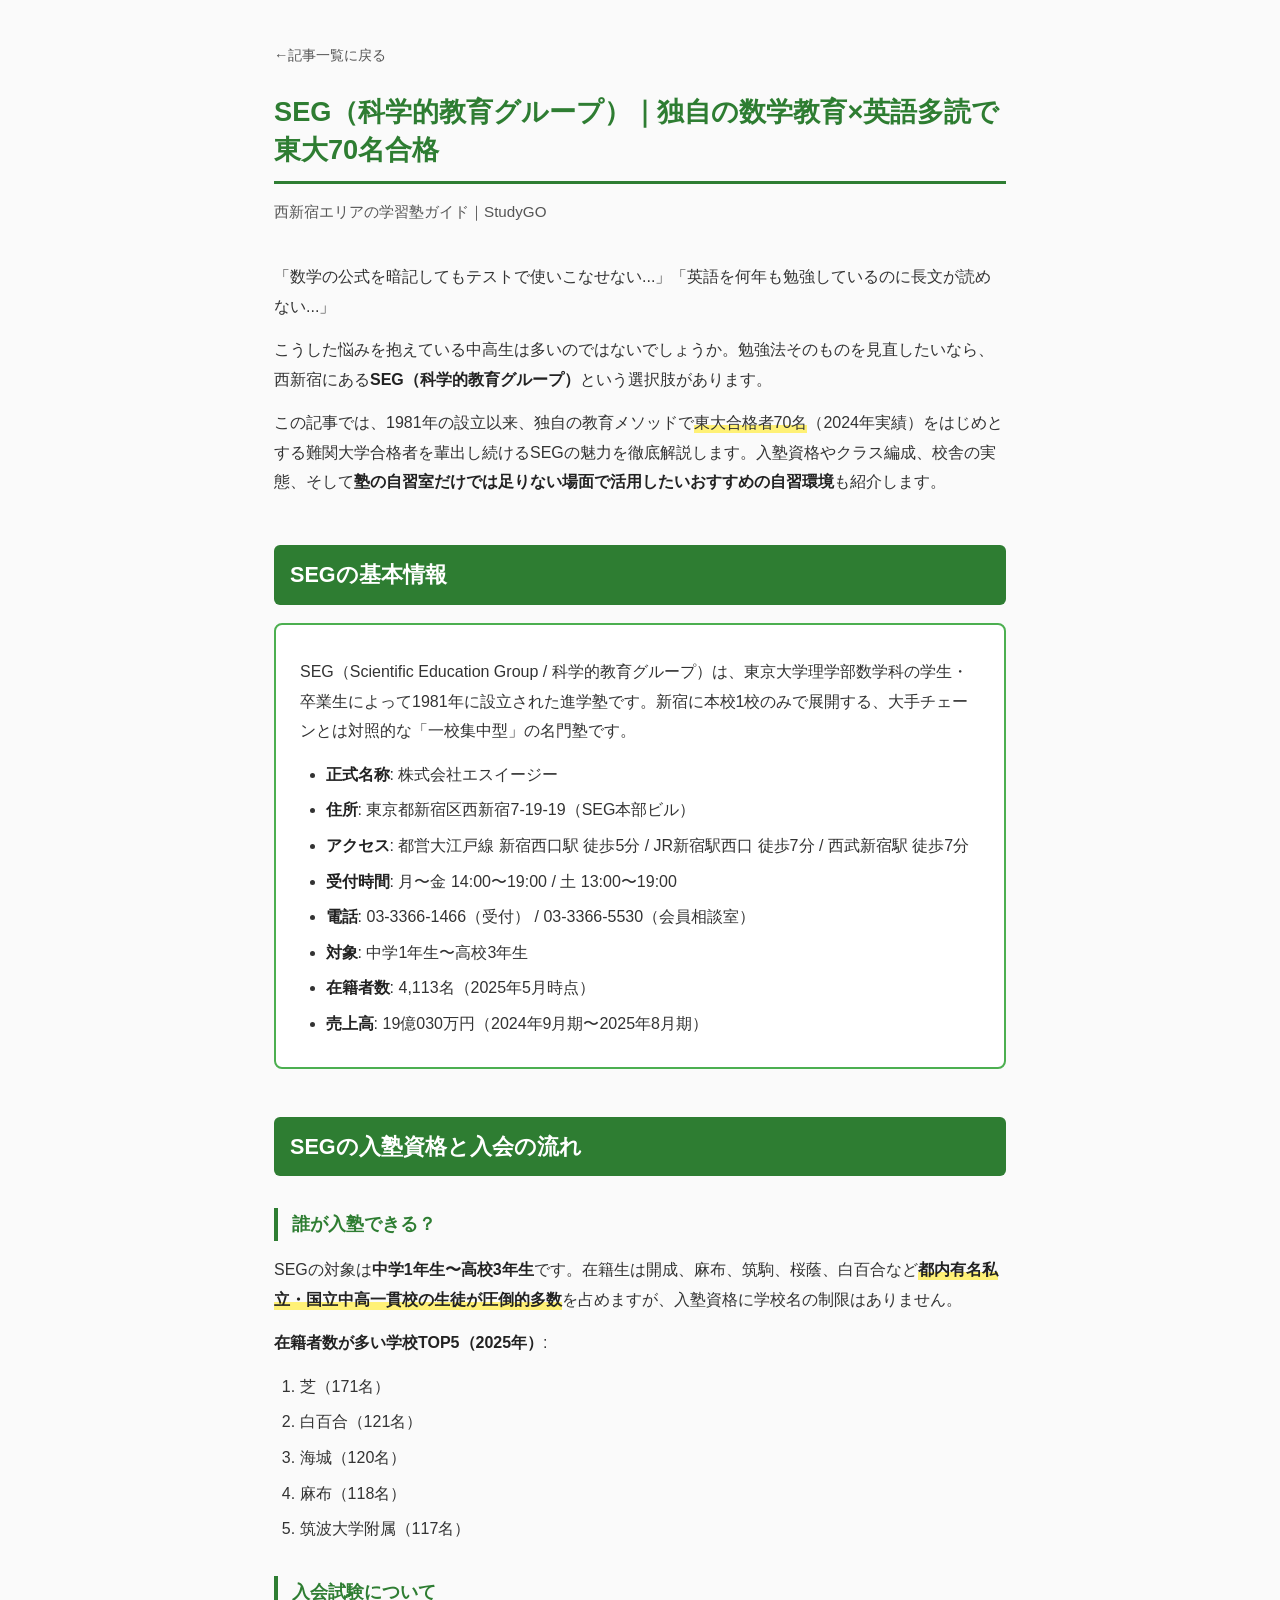
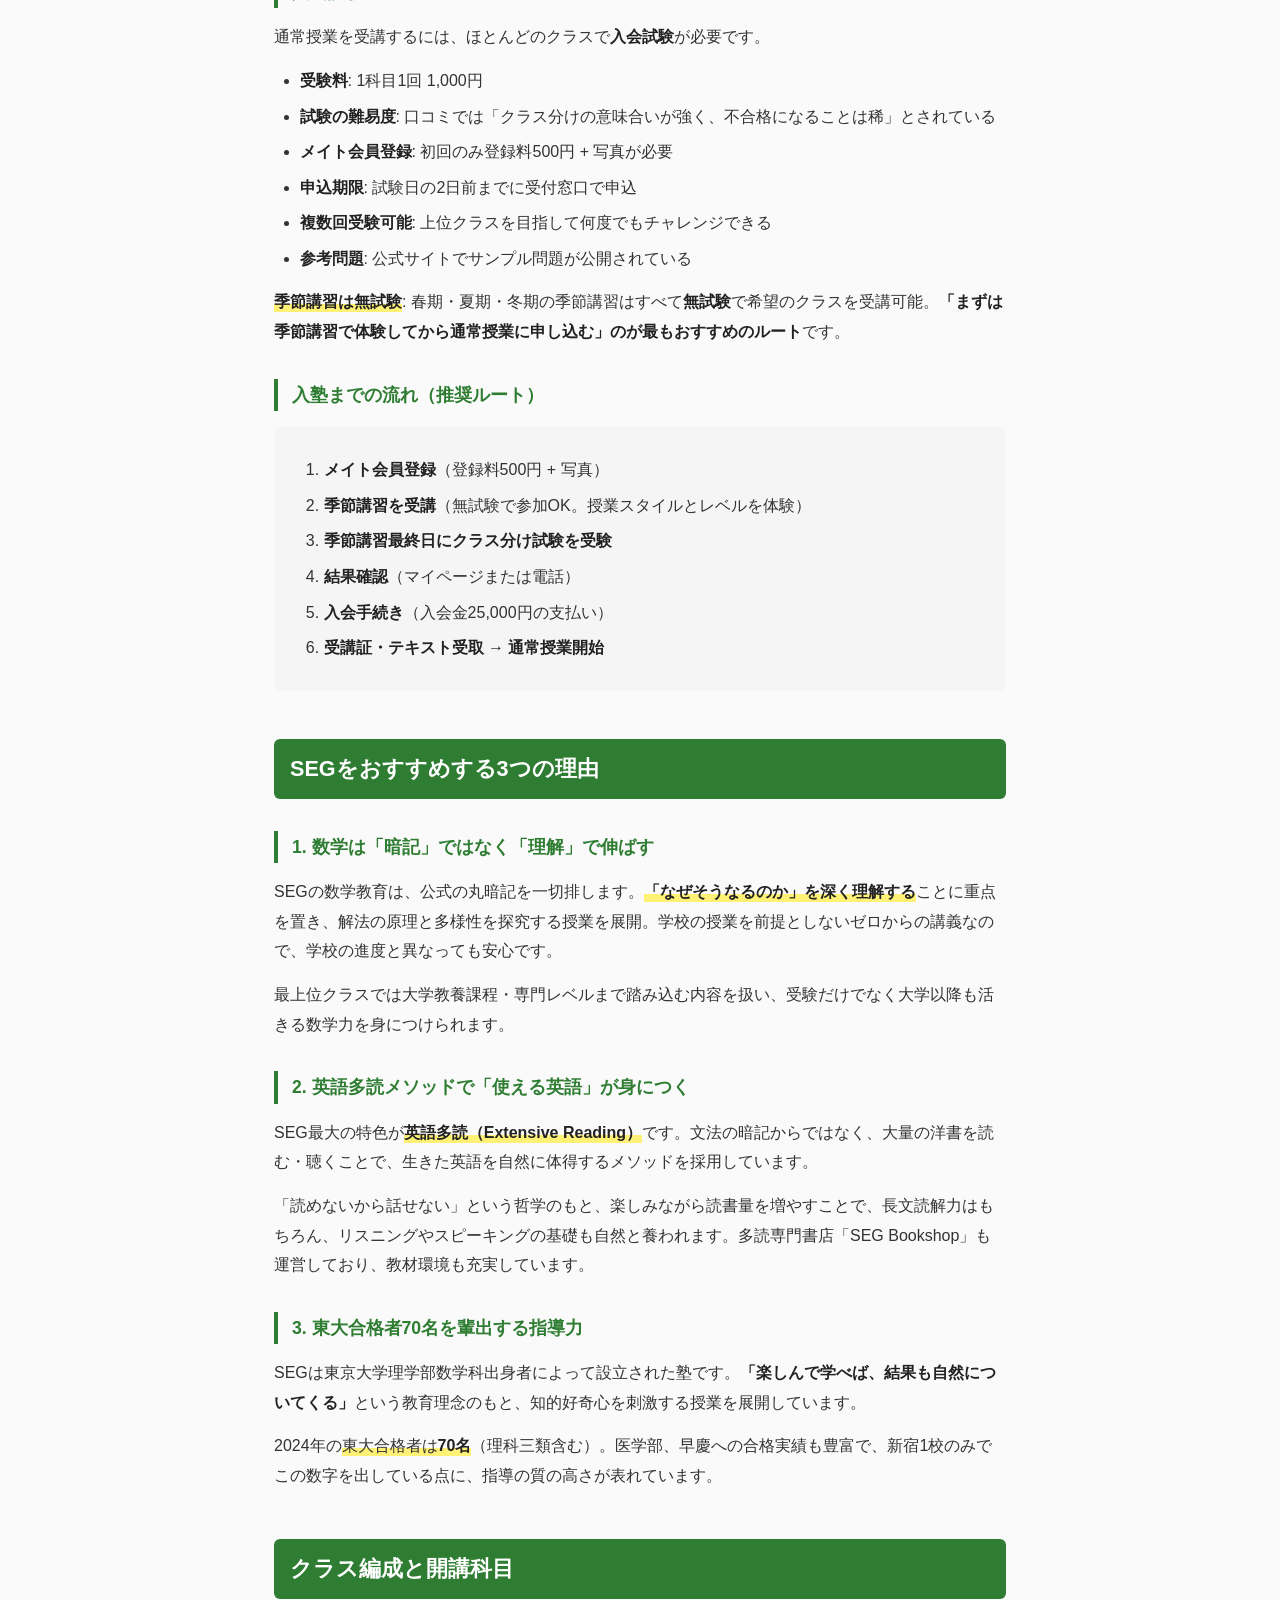
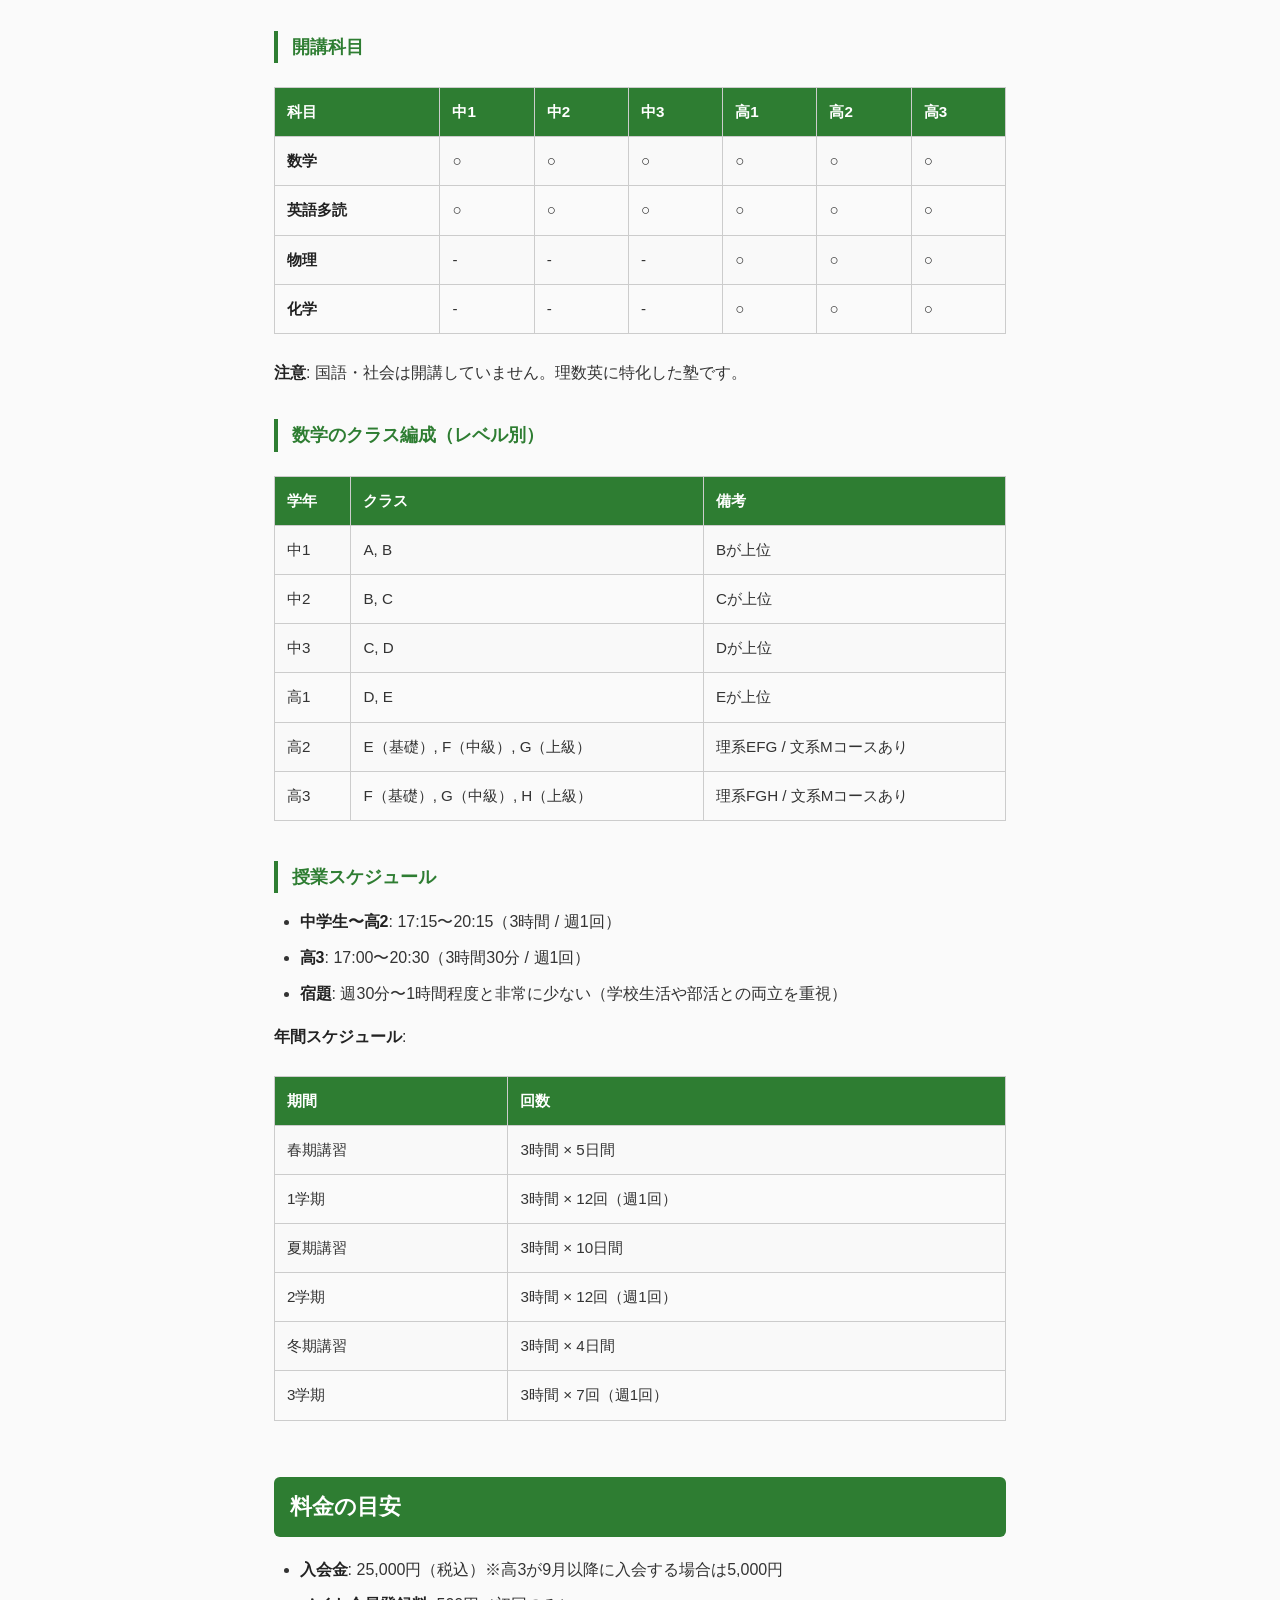
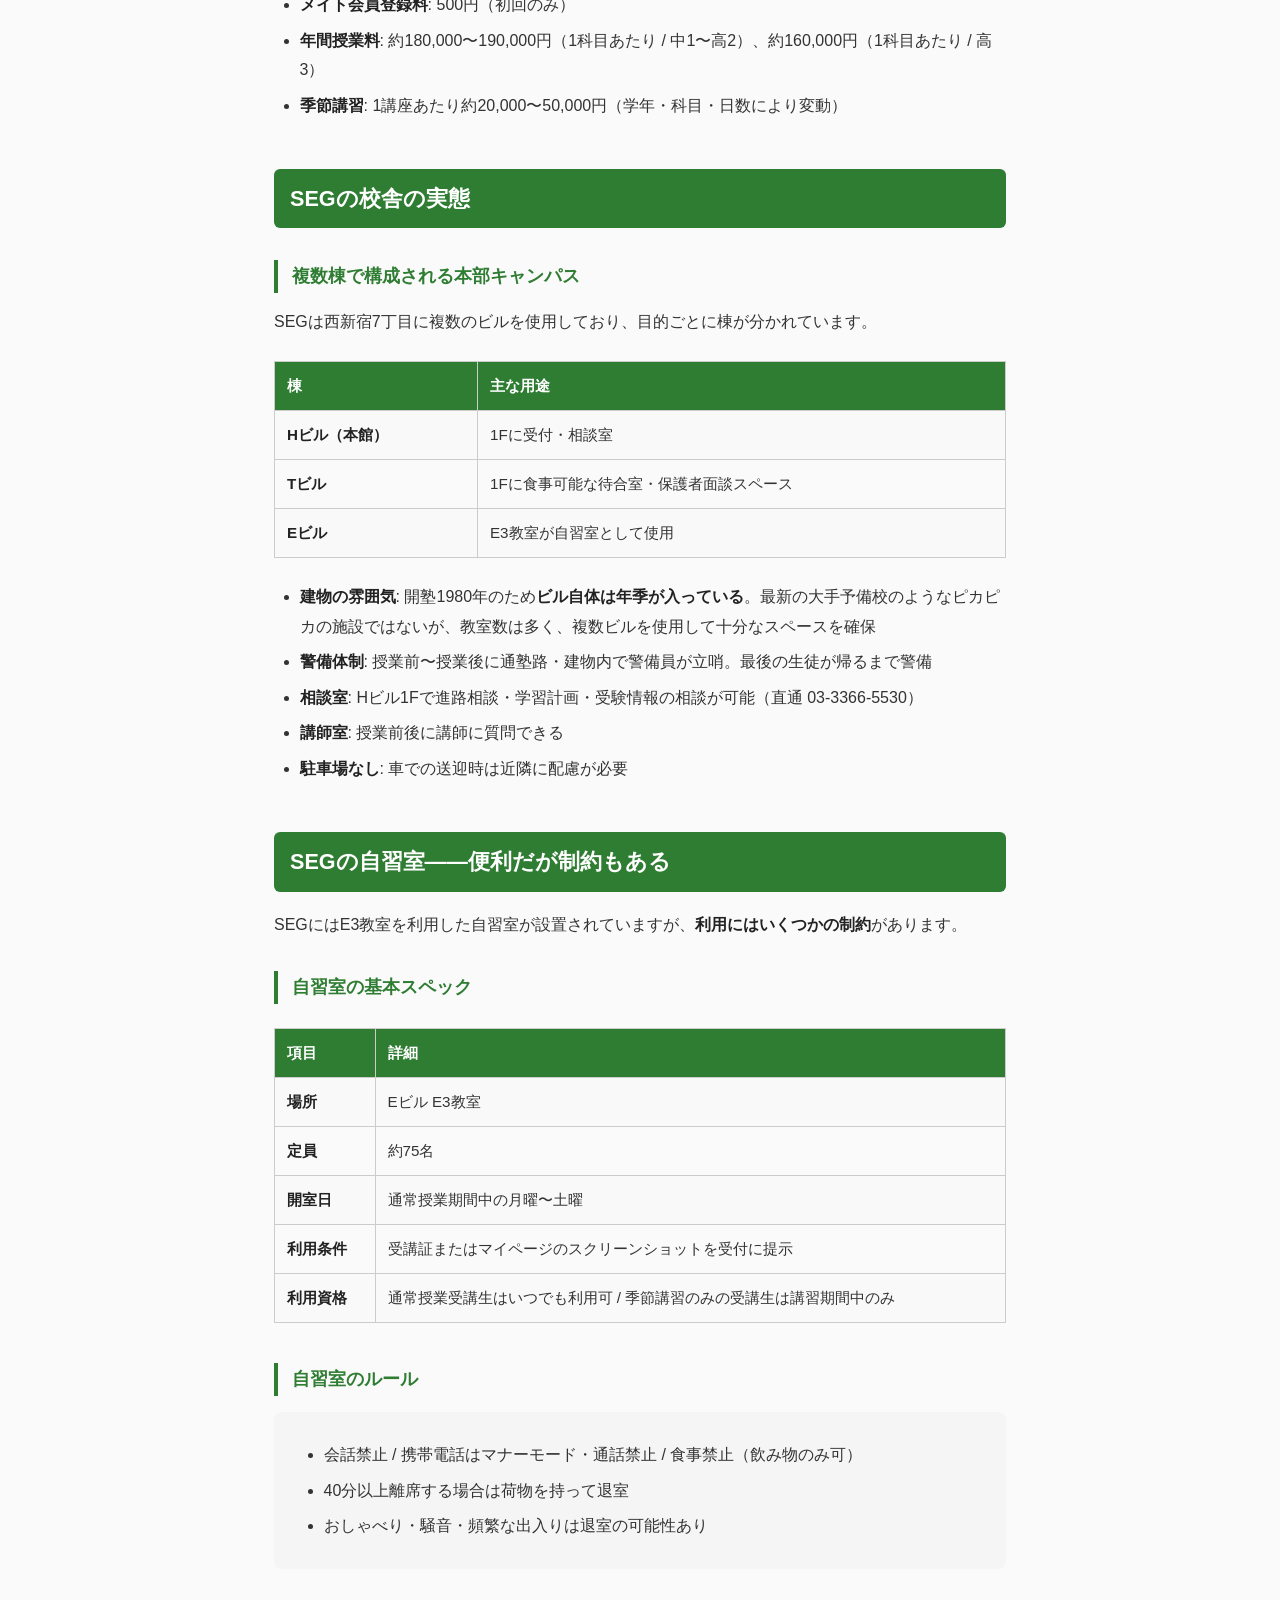
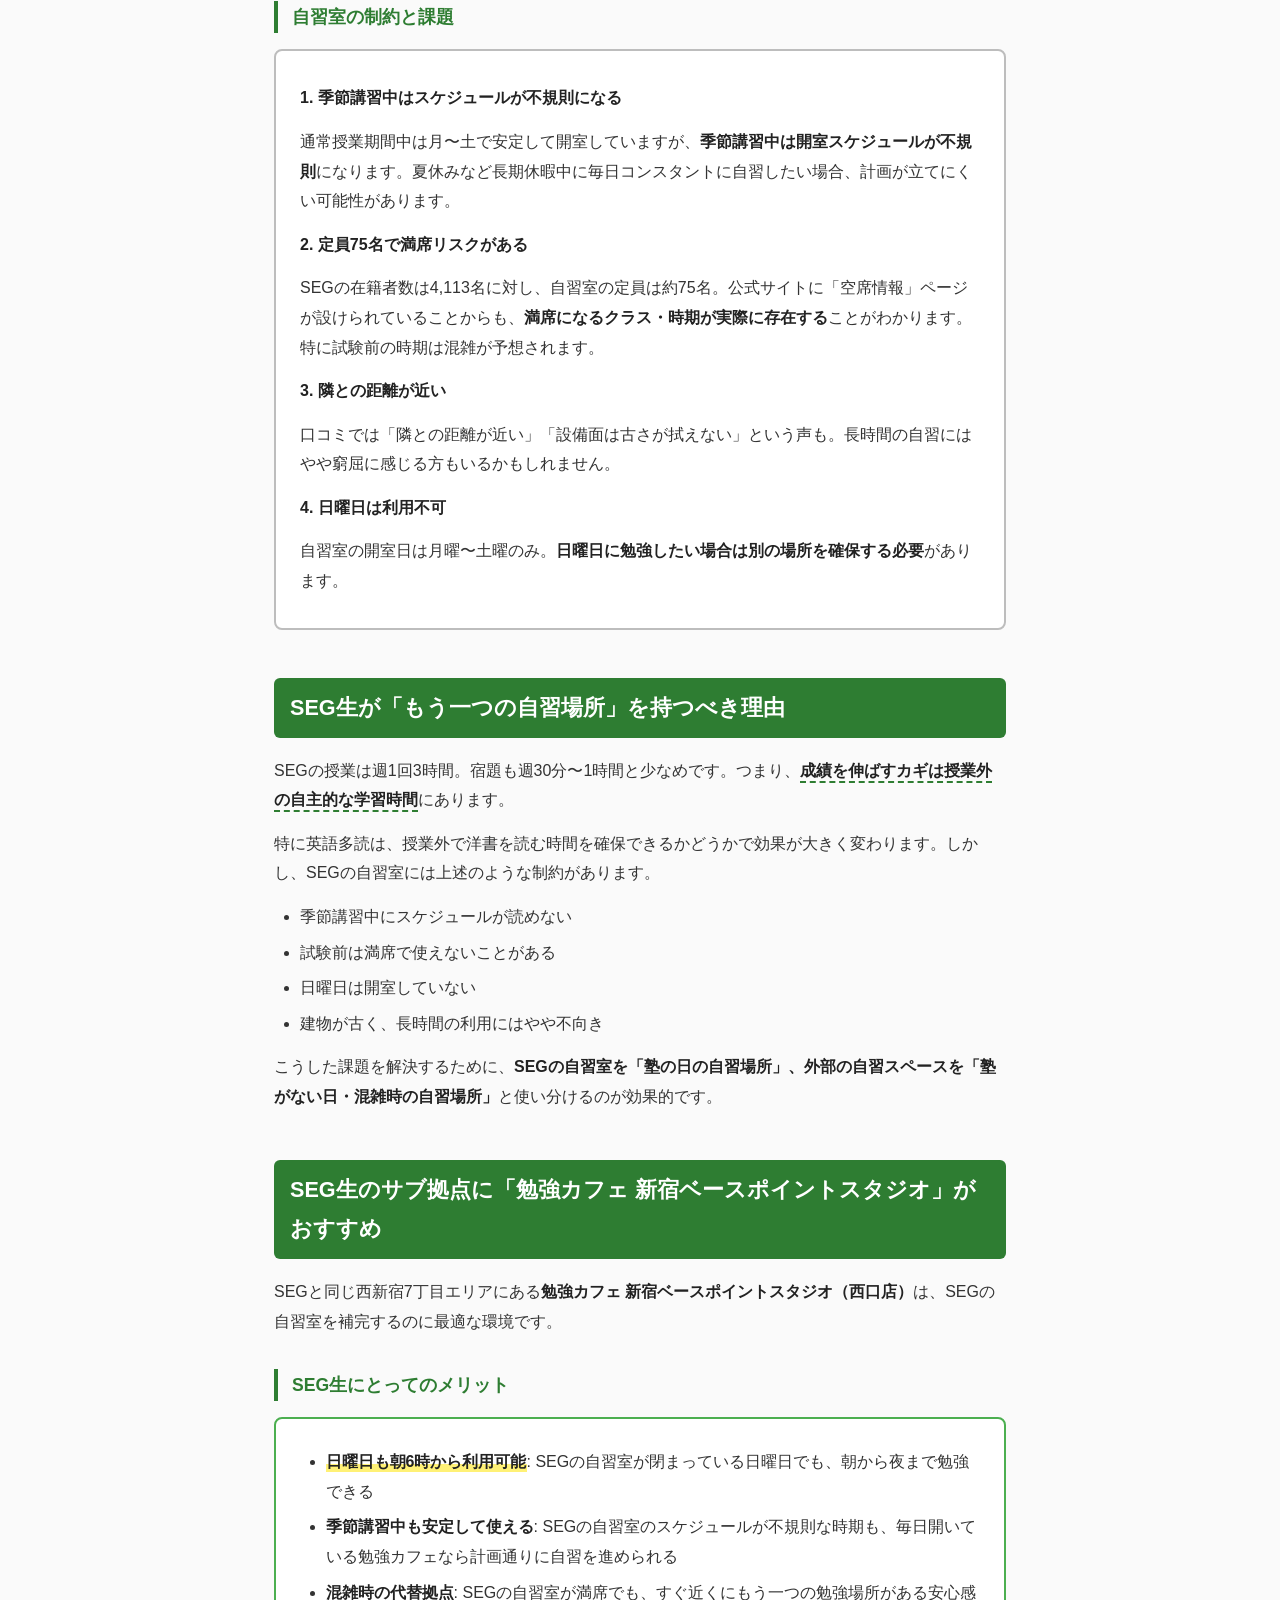
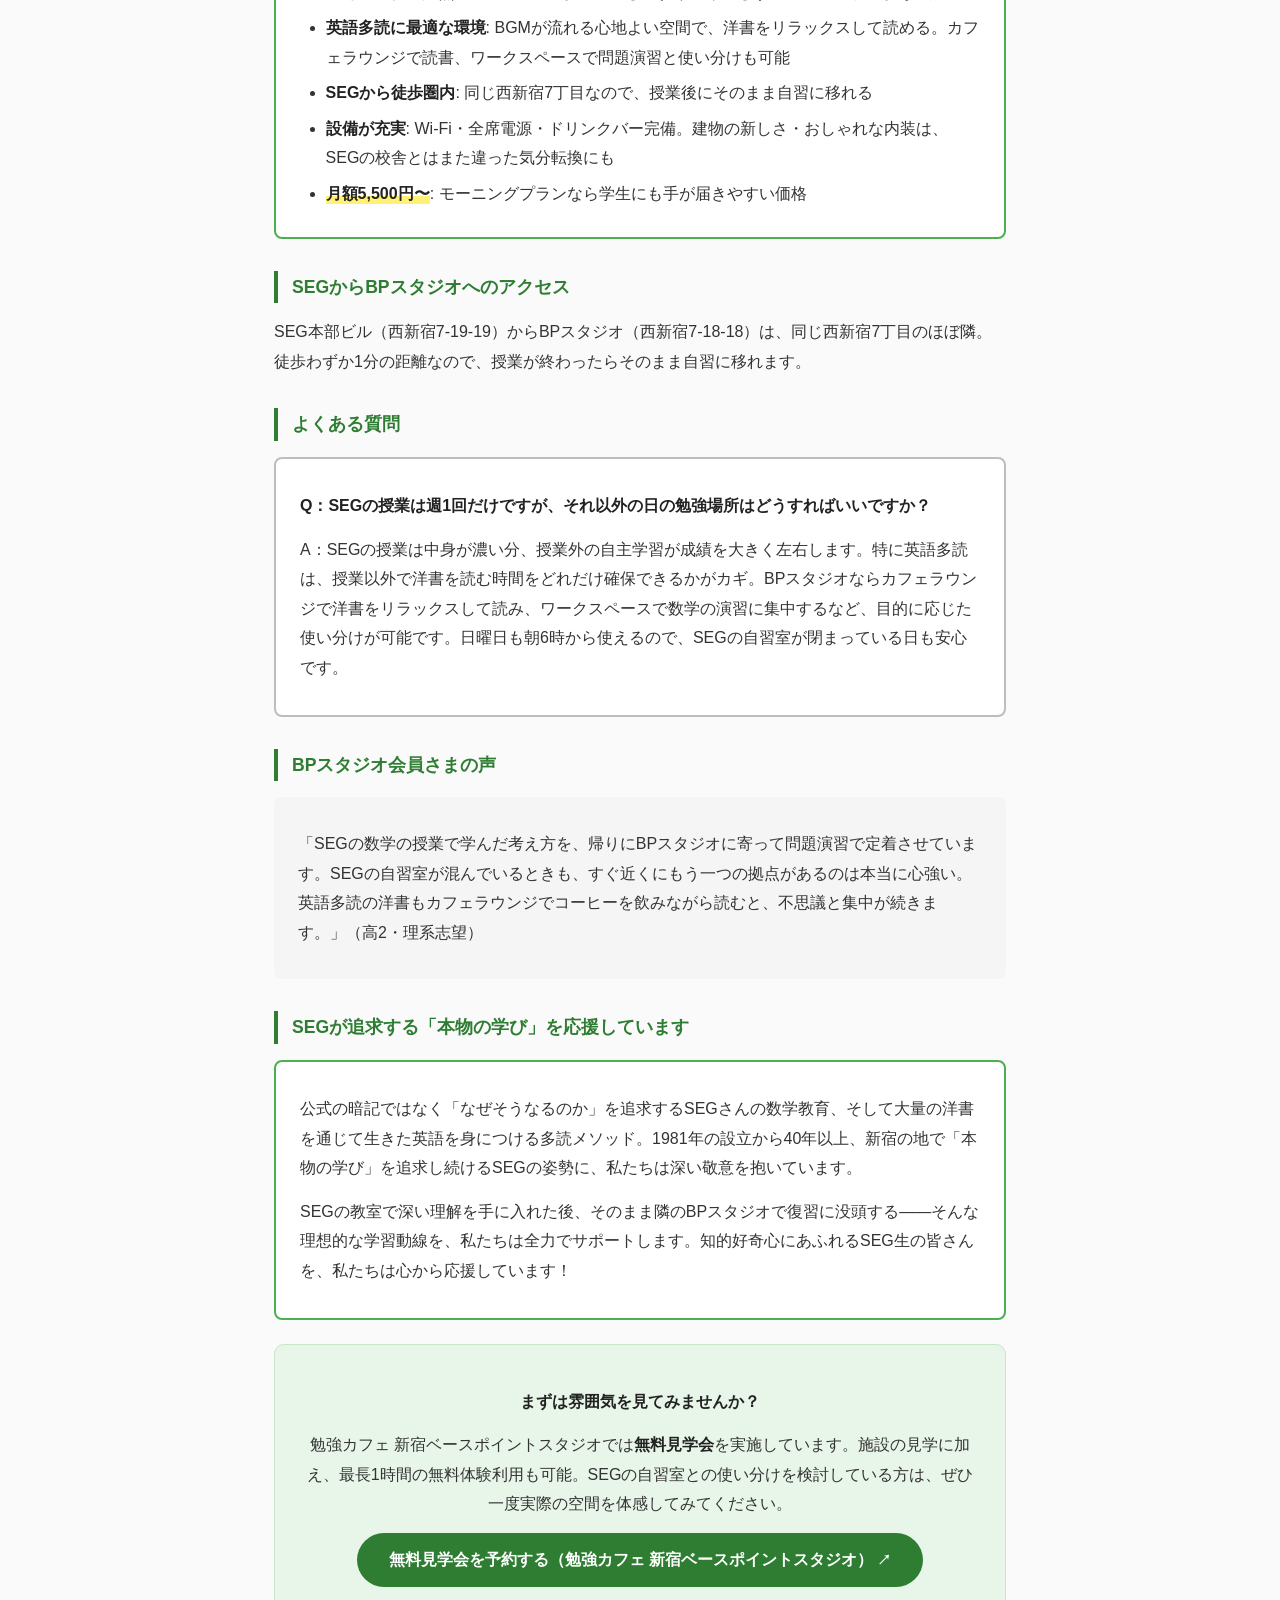
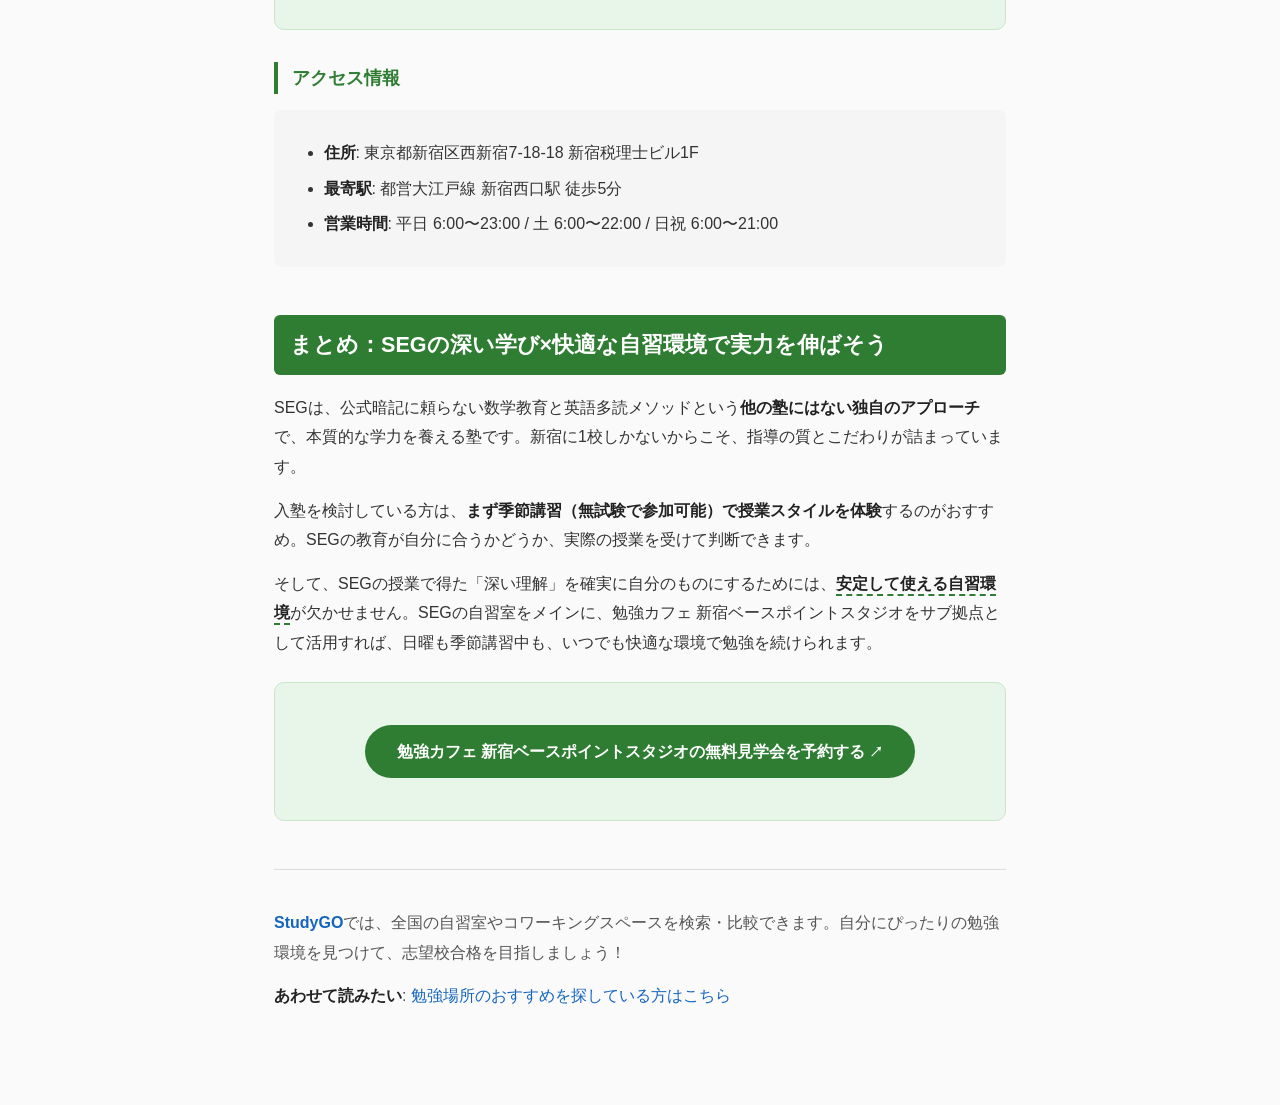
<file: method-nishishinjuku-seg/index.html>
<!DOCTYPE html>
<html lang="ja">
<head>
<meta charset="UTF-8">
<meta name="viewport" content="width=device-width, initial-scale=1.0">
<title>SEG（科学的教育グループ）｜独自の数学教育×英語多読で東大70名合格</title>
<link rel="stylesheet" href="../style.css">
</head>
<body>

<a class="back-link" href="../">記事一覧に戻る</a>

<h1>SEG（科学的教育グループ）｜独自の数学教育×英語多読で東大70名合格</h1>
<p class="subtitle">西新宿エリアの学習塾ガイド｜StudyGO</p>

<p>「数学の公式を暗記してもテストで使いこなせない...」「英語を何年も勉強しているのに長文が読めない...」</p>

<p>こうした悩みを抱えている中高生は多いのではないでしょうか。勉強法そのものを見直したいなら、西新宿にある<strong>SEG（科学的教育グループ）</strong>という選択肢があります。</p>

<p>この記事では、1981年の設立以来、独自の教育メソッドで<span class="line_marker">東大合格者70名</span>（2024年実績）をはじめとする難関大学合格者を輩出し続けるSEGの魅力を徹底解説します。入塾資格やクラス編成、校舎の実態、そして<strong>塾の自習室だけでは足りない場面で活用したいおすすめの自習環境</strong>も紹介します。</p>

<h2>SEGの基本情報</h2>

<div class="border_green">
<p>SEG（Scientific Education Group / 科学的教育グループ）は、東京大学理学部数学科の学生・卒業生によって1981年に設立された進学塾です。新宿に本校1校のみで展開する、大手チェーンとは対照的な「一校集中型」の名門塾です。</p>

<ul>
<li><strong>正式名称</strong>: 株式会社エスイージー</li>
<li><strong>住所</strong>: 東京都新宿区西新宿7-19-19（SEG本部ビル）</li>
<li><strong>アクセス</strong>: 都営大江戸線 新宿西口駅 徒歩5分 / JR新宿駅西口 徒歩7分 / 西武新宿駅 徒歩7分</li>
<li><strong>受付時間</strong>: 月〜金 14:00〜19:00 / 土 13:00〜19:00</li>
<li><strong>電話</strong>: 03-3366-1466（受付） / 03-3366-5530（会員相談室）</li>
<li><strong>対象</strong>: 中学1年生〜高校3年生</li>
<li><strong>在籍者数</strong>: 4,113名（2025年5月時点）</li>
<li><strong>売上高</strong>: 19億030万円（2024年9月期〜2025年8月期）</li>
</ul>
</div>

<h2>SEGの入塾資格と入会の流れ</h2>

<h3>誰が入塾できる？</h3>

<p>SEGの対象は<strong>中学1年生〜高校3年生</strong>です。在籍生は開成、麻布、筑駒、桜蔭、白百合など<strong><span class="line_marker">都内有名私立・国立中高一貫校の生徒が圧倒的多数</span></strong>を占めますが、入塾資格に学校名の制限はありません。</p>

<p><strong>在籍者数が多い学校TOP5（2025年）</strong>:</p>
<ol>
<li>芝（171名）</li>
<li>白百合（121名）</li>
<li>海城（120名）</li>
<li>麻布（118名）</li>
<li>筑波大学附属（117名）</li>
</ol>

<h3>入会試験について</h3>

<p>通常授業を受講するには、ほとんどのクラスで<strong>入会試験</strong>が必要です。</p>

<ul>
<li><strong>受験料</strong>: 1科目1回 1,000円</li>
<li><strong>試験の難易度</strong>: 口コミでは「クラス分けの意味合いが強く、不合格になることは稀」とされている</li>
<li><strong>メイト会員登録</strong>: 初回のみ登録料500円 + 写真が必要</li>
<li><strong>申込期限</strong>: 試験日の2日前までに受付窓口で申込</li>
<li><strong>複数回受験可能</strong>: 上位クラスを目指して何度でもチャレンジできる</li>
<li><strong>参考問題</strong>: 公式サイトでサンプル問題が公開されている</li>
</ul>

<p><strong><span class="line_marker">季節講習は無試験</span></strong>: 春期・夏期・冬期の季節講習はすべて<strong>無試験</strong>で希望のクラスを受講可能。<strong>「まずは季節講習で体験してから通常授業に申し込む」のが最もおすすめのルート</strong>です。</p>

<h3>入塾までの流れ（推奨ルート）</h3>

<div class="bg_gray">
<ol>
<li><strong>メイト会員登録</strong>（登録料500円 + 写真）</li>
<li><strong>季節講習を受講</strong>（無試験で参加OK。授業スタイルとレベルを体験）</li>
<li><strong>季節講習最終日にクラス分け試験を受験</strong></li>
<li><strong>結果確認</strong>（マイページまたは電話）</li>
<li><strong>入会手続き</strong>（入会金25,000円の支払い）</li>
<li><strong>受講証・テキスト受取 → 通常授業開始</strong></li>
</ol>
</div>

<h2>SEGをおすすめする3つの理由</h2>

<h3>1. 数学は「暗記」ではなく「理解」で伸ばす</h3>

<p>SEGの数学教育は、公式の丸暗記を一切排します。<strong><span class="line_marker">「なぜそうなるのか」を深く理解する</span></strong>ことに重点を置き、解法の原理と多様性を探究する授業を展開。学校の授業を前提としないゼロからの講義なので、学校の進度と異なっても安心です。</p>

<p>最上位クラスでは大学教養課程・専門レベルまで踏み込む内容を扱い、受験だけでなく大学以降も活きる数学力を身につけられます。</p>

<h3>2. 英語多読メソッドで「使える英語」が身につく</h3>

<p>SEG最大の特色が<strong><span class="line_marker">英語多読（Extensive Reading）</span></strong>です。文法の暗記からではなく、大量の洋書を読む・聴くことで、生きた英語を自然に体得するメソッドを採用しています。</p>

<p>「読めないから話せない」という哲学のもと、楽しみながら読書量を増やすことで、長文読解力はもちろん、リスニングやスピーキングの基礎も自然と養われます。多読専門書店「SEG Bookshop」も運営しており、教材環境も充実しています。</p>

<h3>3. 東大合格者70名を輩出する指導力</h3>

<p>SEGは東京大学理学部数学科出身者によって設立された塾です。<strong>「楽しんで学べば、結果も自然についてくる」</strong>という教育理念のもと、知的好奇心を刺激する授業を展開しています。</p>

<p>2024年の<span class="line_marker">東大合格者は<strong>70名</strong></span>（理科三類含む）。医学部、早慶への合格実績も豊富で、新宿1校のみでこの数字を出している点に、指導の質の高さが表れています。</p>

<h2>クラス編成と開講科目</h2>

<h3>開講科目</h3>

<div class="overflow border">
<table>

<tr>
<th>科目</th>
<th>中1</th>
<th>中2</th>
<th>中3</th>
<th>高1</th>
<th>高2</th>
<th>高3</th>
</tr>


<tr>
<td><strong>数学</strong></td>
<td>○</td>
<td>○</td>
<td>○</td>
<td>○</td>
<td>○</td>
<td>○</td>
</tr>
<tr>
<td><strong>英語多読</strong></td>
<td>○</td>
<td>○</td>
<td>○</td>
<td>○</td>
<td>○</td>
<td>○</td>
</tr>
<tr>
<td><strong>物理</strong></td>
<td>-</td>
<td>-</td>
<td>-</td>
<td>○</td>
<td>○</td>
<td>○</td>
</tr>
<tr>
<td><strong>化学</strong></td>
<td>-</td>
<td>-</td>
<td>-</td>
<td>○</td>
<td>○</td>
<td>○</td>
</tr>

</table>
</div>

<p><strong>注意</strong>: 国語・社会は開講していません。理数英に特化した塾です。</p>

<h3>数学のクラス編成（レベル別）</h3>

<div class="overflow border">
<table>

<tr>
<th>学年</th>
<th>クラス</th>
<th>備考</th>
</tr>


<tr>
<td>中1</td>
<td>A, B</td>
<td>Bが上位</td>
</tr>
<tr>
<td>中2</td>
<td>B, C</td>
<td>Cが上位</td>
</tr>
<tr>
<td>中3</td>
<td>C, D</td>
<td>Dが上位</td>
</tr>
<tr>
<td>高1</td>
<td>D, E</td>
<td>Eが上位</td>
</tr>
<tr>
<td>高2</td>
<td>E（基礎）, F（中級）, G（上級）</td>
<td>理系EFG / 文系Mコースあり</td>
</tr>
<tr>
<td>高3</td>
<td>F（基礎）, G（中級）, H（上級）</td>
<td>理系FGH / 文系Mコースあり</td>
</tr>

</table>
</div>

<h3>授業スケジュール</h3>

<ul>
<li><strong>中学生〜高2</strong>: 17:15〜20:15（3時間 / 週1回）</li>
<li><strong>高3</strong>: 17:00〜20:30（3時間30分 / 週1回）</li>
<li><strong>宿題</strong>: 週30分〜1時間程度と非常に少ない（学校生活や部活との両立を重視）</li>
</ul>

<p><strong>年間スケジュール</strong>:</p>

<div class="overflow border">
<table>

<tr>
<th>期間</th>
<th>回数</th>
</tr>


<tr>
<td>春期講習</td>
<td>3時間 × 5日間</td>
</tr>
<tr>
<td>1学期</td>
<td>3時間 × 12回（週1回）</td>
</tr>
<tr>
<td>夏期講習</td>
<td>3時間 × 10日間</td>
</tr>
<tr>
<td>2学期</td>
<td>3時間 × 12回（週1回）</td>
</tr>
<tr>
<td>冬期講習</td>
<td>3時間 × 4日間</td>
</tr>
<tr>
<td>3学期</td>
<td>3時間 × 7回（週1回）</td>
</tr>

</table>
</div>

<h2>料金の目安</h2>

<ul>
<li><strong>入会金</strong>: 25,000円（税込）※高3が9月以降に入会する場合は5,000円</li>
<li><strong>メイト会員登録料</strong>: 500円（初回のみ）</li>
<li><strong>年間授業料</strong>: 約180,000〜190,000円（1科目あたり / 中1〜高2）、約160,000円（1科目あたり / 高3）</li>
<li><strong>季節講習</strong>: 1講座あたり約20,000〜50,000円（学年・科目・日数により変動）</li>
</ul>

<h2>SEGの校舎の実態</h2>

<h3>複数棟で構成される本部キャンパス</h3>

<p>SEGは西新宿7丁目に複数のビルを使用しており、目的ごとに棟が分かれています。</p>

<div class="overflow border">
<table>

<tr>
<th>棟</th>
<th>主な用途</th>
</tr>


<tr>
<td><strong>Hビル（本館）</strong></td>
<td>1Fに受付・相談室</td>
</tr>
<tr>
<td><strong>Tビル</strong></td>
<td>1Fに食事可能な待合室・保護者面談スペース</td>
</tr>
<tr>
<td><strong>Eビル</strong></td>
<td>E3教室が自習室として使用</td>
</tr>

</table>
</div>

<ul>
<li><strong>建物の雰囲気</strong>: 開塾1980年のため<strong>ビル自体は年季が入っている</strong>。最新の大手予備校のようなピカピカの施設ではないが、教室数は多く、複数ビルを使用して十分なスペースを確保</li>
<li><strong>警備体制</strong>: 授業前〜授業後に通塾路・建物内で警備員が立哨。最後の生徒が帰るまで警備</li>
<li><strong>相談室</strong>: Hビル1Fで進路相談・学習計画・受験情報の相談が可能（直通 03-3366-5530）</li>
<li><strong>講師室</strong>: 授業前後に講師に質問できる</li>
<li><strong>駐車場なし</strong>: 車での送迎時は近隣に配慮が必要</li>
</ul>

<h2>SEGの自習室——便利だが制約もある</h2>

<p>SEGにはE3教室を利用した自習室が設置されていますが、<strong>利用にはいくつかの制約</strong>があります。</p>

<h3>自習室の基本スペック</h3>

<div class="overflow border">
<table>

<tr>
<th>項目</th>
<th>詳細</th>
</tr>


<tr>
<td><strong>場所</strong></td>
<td>Eビル E3教室</td>
</tr>
<tr>
<td><strong>定員</strong></td>
<td>約75名</td>
</tr>
<tr>
<td><strong>開室日</strong></td>
<td>通常授業期間中の月曜〜土曜</td>
</tr>
<tr>
<td><strong>利用条件</strong></td>
<td>受講証またはマイページのスクリーンショットを受付に提示</td>
</tr>
<tr>
<td><strong>利用資格</strong></td>
<td>通常授業受講生はいつでも利用可 / 季節講習のみの受講生は講習期間中のみ</td>
</tr>

</table>
</div>

<h3>自習室のルール</h3>

<div class="bg_gray">
<ul>
<li>会話禁止 / 携帯電話はマナーモード・通話禁止 / 食事禁止（飲み物のみ可）</li>
<li>40分以上離席する場合は荷物を持って退室</li>
<li>おしゃべり・騒音・頻繁な出入りは退室の可能性あり</li>
</ul>
</div>

<h3>自習室の制約と課題</h3>

<div class="border_gray">
<p><strong>1. 季節講習中はスケジュールが不規則になる</strong></p>
<p>通常授業期間中は月〜土で安定して開室していますが、<strong>季節講習中は開室スケジュールが不規則</strong>になります。夏休みなど長期休暇中に毎日コンスタントに自習したい場合、計画が立てにくい可能性があります。</p>

<p><strong>2. 定員75名で満席リスクがある</strong></p>
<p>SEGの在籍者数は4,113名に対し、自習室の定員は約75名。公式サイトに「空席情報」ページが設けられていることからも、<strong>満席になるクラス・時期が実際に存在する</strong>ことがわかります。特に試験前の時期は混雑が予想されます。</p>

<p><strong>3. 隣との距離が近い</strong></p>
<p>口コミでは「隣との距離が近い」「設備面は古さが拭えない」という声も。長時間の自習にはやや窮屈に感じる方もいるかもしれません。</p>

<p><strong>4. 日曜日は利用不可</strong></p>
<p>自習室の開室日は月曜〜土曜のみ。<strong>日曜日に勉強したい場合は別の場所を確保する必要</strong>があります。</p>
</div>

<h2>SEG生が「もう一つの自習場所」を持つべき理由</h2>

<p>SEGの授業は週1回3時間。宿題も週30分〜1時間と少なめです。つまり、<strong><span class="line_dashed">成績を伸ばすカギは授業外の自主的な学習時間</span></strong>にあります。</p>

<p>特に英語多読は、授業外で洋書を読む時間を確保できるかどうかで効果が大きく変わります。しかし、SEGの自習室には上述のような制約があります。</p>

<ul>
<li>季節講習中にスケジュールが読めない</li>
<li>試験前は満席で使えないことがある</li>
<li>日曜日は開室していない</li>
<li>建物が古く、長時間の利用にはやや不向き</li>
</ul>

<p>こうした課題を解決するために、<strong>SEGの自習室を「塾の日の自習場所」、外部の自習スペースを「塾がない日・混雑時の自習場所」</strong>と使い分けるのが効果的です。</p>

<h2>SEG生のサブ拠点に「勉強カフェ 新宿ベースポイントスタジオ」がおすすめ</h2>

<p>SEGと同じ西新宿7丁目エリアにある<strong>勉強カフェ 新宿ベースポイントスタジオ（西口店）</strong>は、SEGの自習室を補完するのに最適な環境です。</p>

<h3>SEG生にとってのメリット</h3>

<div class="border_green">
<ul>
<li><strong><span class="line_marker">日曜日も朝6時から利用可能</span></strong>: SEGの自習室が閉まっている日曜日でも、朝から夜まで勉強できる</li>
<li><strong>季節講習中も安定して使える</strong>: SEGの自習室のスケジュールが不規則な時期も、毎日開いている勉強カフェなら計画通りに自習を進められる</li>
<li><strong>混雑時の代替拠点</strong>: SEGの自習室が満席でも、すぐ近くにもう一つの勉強場所がある安心感</li>
<li><strong>英語多読に最適な環境</strong>: BGMが流れる心地よい空間で、洋書をリラックスして読める。カフェラウンジで読書、ワークスペースで問題演習と使い分けも可能</li>
<li><strong>SEGから徒歩圏内</strong>: 同じ西新宿7丁目なので、授業後にそのまま自習に移れる</li>
<li><strong>設備が充実</strong>: Wi-Fi・全席電源・ドリンクバー完備。建物の新しさ・おしゃれな内装は、SEGの校舎とはまた違った気分転換にも</li>
<li><strong><span class="line_marker">月額5,500円〜</span></strong>: モーニングプランなら学生にも手が届きやすい価格</li>
</ul>
</div>

<h3>SEGからBPスタジオへのアクセス</h3>

<p>SEG本部ビル（西新宿7-19-19）からBPスタジオ（西新宿7-18-18）は、同じ西新宿7丁目のほぼ隣。徒歩わずか1分の距離なので、授業が終わったらそのまま自習に移れます。</p>

<!-- TODO: Googleマップのキャプチャや目印（新宿税理士ビルなど）を入れたルート図を挿入 -->

<h3>よくある質問</h3>

<div class="border_gray">
<p><strong>Q：SEGの授業は週1回だけですが、それ以外の日の勉強場所はどうすればいいですか？</strong></p>

<p>A：SEGの授業は中身が濃い分、授業外の自主学習が成績を大きく左右します。特に英語多読は、授業以外で洋書を読む時間をどれだけ確保できるかがカギ。BPスタジオならカフェラウンジで洋書をリラックスして読み、ワークスペースで数学の演習に集中するなど、目的に応じた使い分けが可能です。日曜日も朝6時から使えるので、SEGの自習室が閉まっている日も安心です。</p>
</div>

<h3>BPスタジオ会員さまの声</h3>

<div class="bg_gray">
<p>「SEGの数学の授業で学んだ考え方を、帰りにBPスタジオに寄って問題演習で定着させています。SEGの自習室が混んでいるときも、すぐ近くにもう一つの拠点があるのは本当に心強い。英語多読の洋書もカフェラウンジでコーヒーを飲みながら読むと、不思議と集中が続きます。」（高2・理系志望）</p>
</div>

<h3>SEGが追求する「本物の学び」を応援しています</h3>

<div class="border_green">
<p>公式の暗記ではなく「なぜそうなるのか」を追求するSEGさんの数学教育、そして大量の洋書を通じて生きた英語を身につける多読メソッド。1981年の設立から40年以上、新宿の地で「本物の学び」を追求し続けるSEGの姿勢に、私たちは深い敬意を抱いています。</p>

<p>SEGの教室で深い理解を手に入れた後、そのまま隣のBPスタジオで復習に没頭する——そんな理想的な学習動線を、私たちは全力でサポートします。知的好奇心にあふれるSEG生の皆さんを、私たちは心から応援しています！</p>
</div>

<div class="bg_green_light">
<div class="alC">
<p><strong>まずは雰囲気を見てみませんか？</strong></p>
<p>勉強カフェ 新宿ベースポイントスタジオでは<strong>無料見学会</strong>を実施しています。施設の見学に加え、最長1時間の無料体験利用も可能。SEGの自習室との使い分けを検討している方は、ぜひ一度実際の空間を体感してみてください。</p>
<p><strong><a class="out_link" href="https://www.bpstudio.jp/reserve" target="_blank" rel="noopener">無料見学会を予約する（勉強カフェ 新宿ベースポイントスタジオ）</a></strong></p>
</div>
</div>

<h3>アクセス情報</h3>

<div class="bg_gray">
<ul>
<li><strong>住所</strong>: 東京都新宿区西新宿7-18-18 新宿税理士ビル1F</li>
<li><strong>最寄駅</strong>: 都営大江戸線 新宿西口駅 徒歩5分</li>
<li><strong>営業時間</strong>: 平日 6:00〜23:00 / 土 6:00〜22:00 / 日祝 6:00〜21:00</li>
</ul>
</div>

<h2>まとめ：SEGの深い学び×快適な自習環境で実力を伸ばそう</h2>

<p>SEGは、公式暗記に頼らない数学教育と英語多読メソッドという<strong>他の塾にはない独自のアプローチ</strong>で、本質的な学力を養える塾です。新宿に1校しかないからこそ、指導の質とこだわりが詰まっています。</p>

<p>入塾を検討している方は、<strong>まず季節講習（無試験で参加可能）で授業スタイルを体験</strong>するのがおすすめ。SEGの教育が自分に合うかどうか、実際の授業を受けて判断できます。</p>

<p>そして、SEGの授業で得た「深い理解」を確実に自分のものにするためには、<strong><span class="line_dashed">安定して使える自習環境</span></strong>が欠かせません。SEGの自習室をメインに、勉強カフェ 新宿ベースポイントスタジオをサブ拠点として活用すれば、日曜も季節講習中も、いつでも快適な環境で勉強を続けられます。</p>

<div class="bg_green_light">
<div class="alC">
<p><strong><a class="out_link" href="https://www.bpstudio.jp/reserve" target="_blank" rel="noopener">勉強カフェ 新宿ベースポイントスタジオの無料見学会を予約する</a></strong></p>
</div>
</div>

<div class="article-footer">
<p><strong><a href="https://studygo.jp/">StudyGO</a></strong>では、全国の自習室やコワーキングスペースを検索・比較できます。自分にぴったりの勉強環境を見つけて、志望校合格を目指しましょう！</p>
<p style="margin-top:8px;"><strong>あわせて読みたい</strong>: <a href="https://studygo.jp/magazine/method/970">勉強場所のおすすめを探している方はこちら</a></p>
</div>

</body>
</html>
</file>
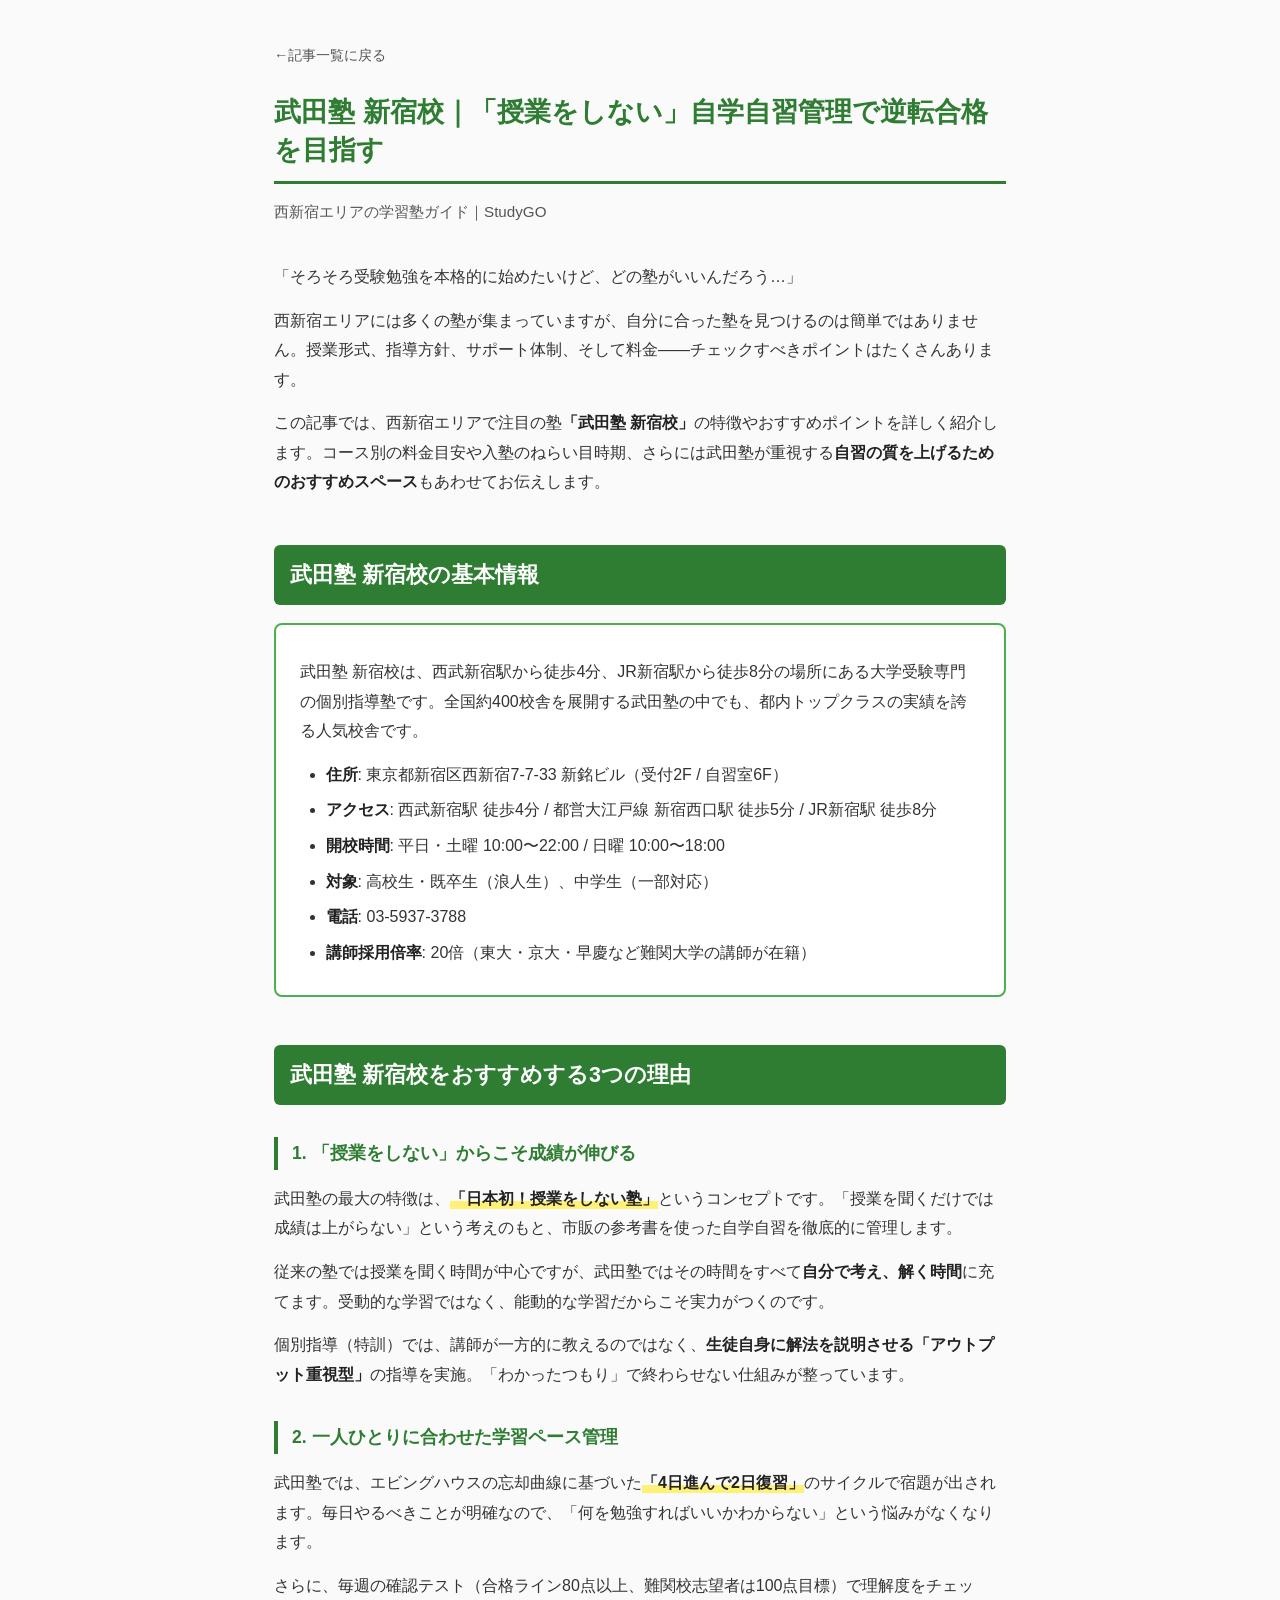
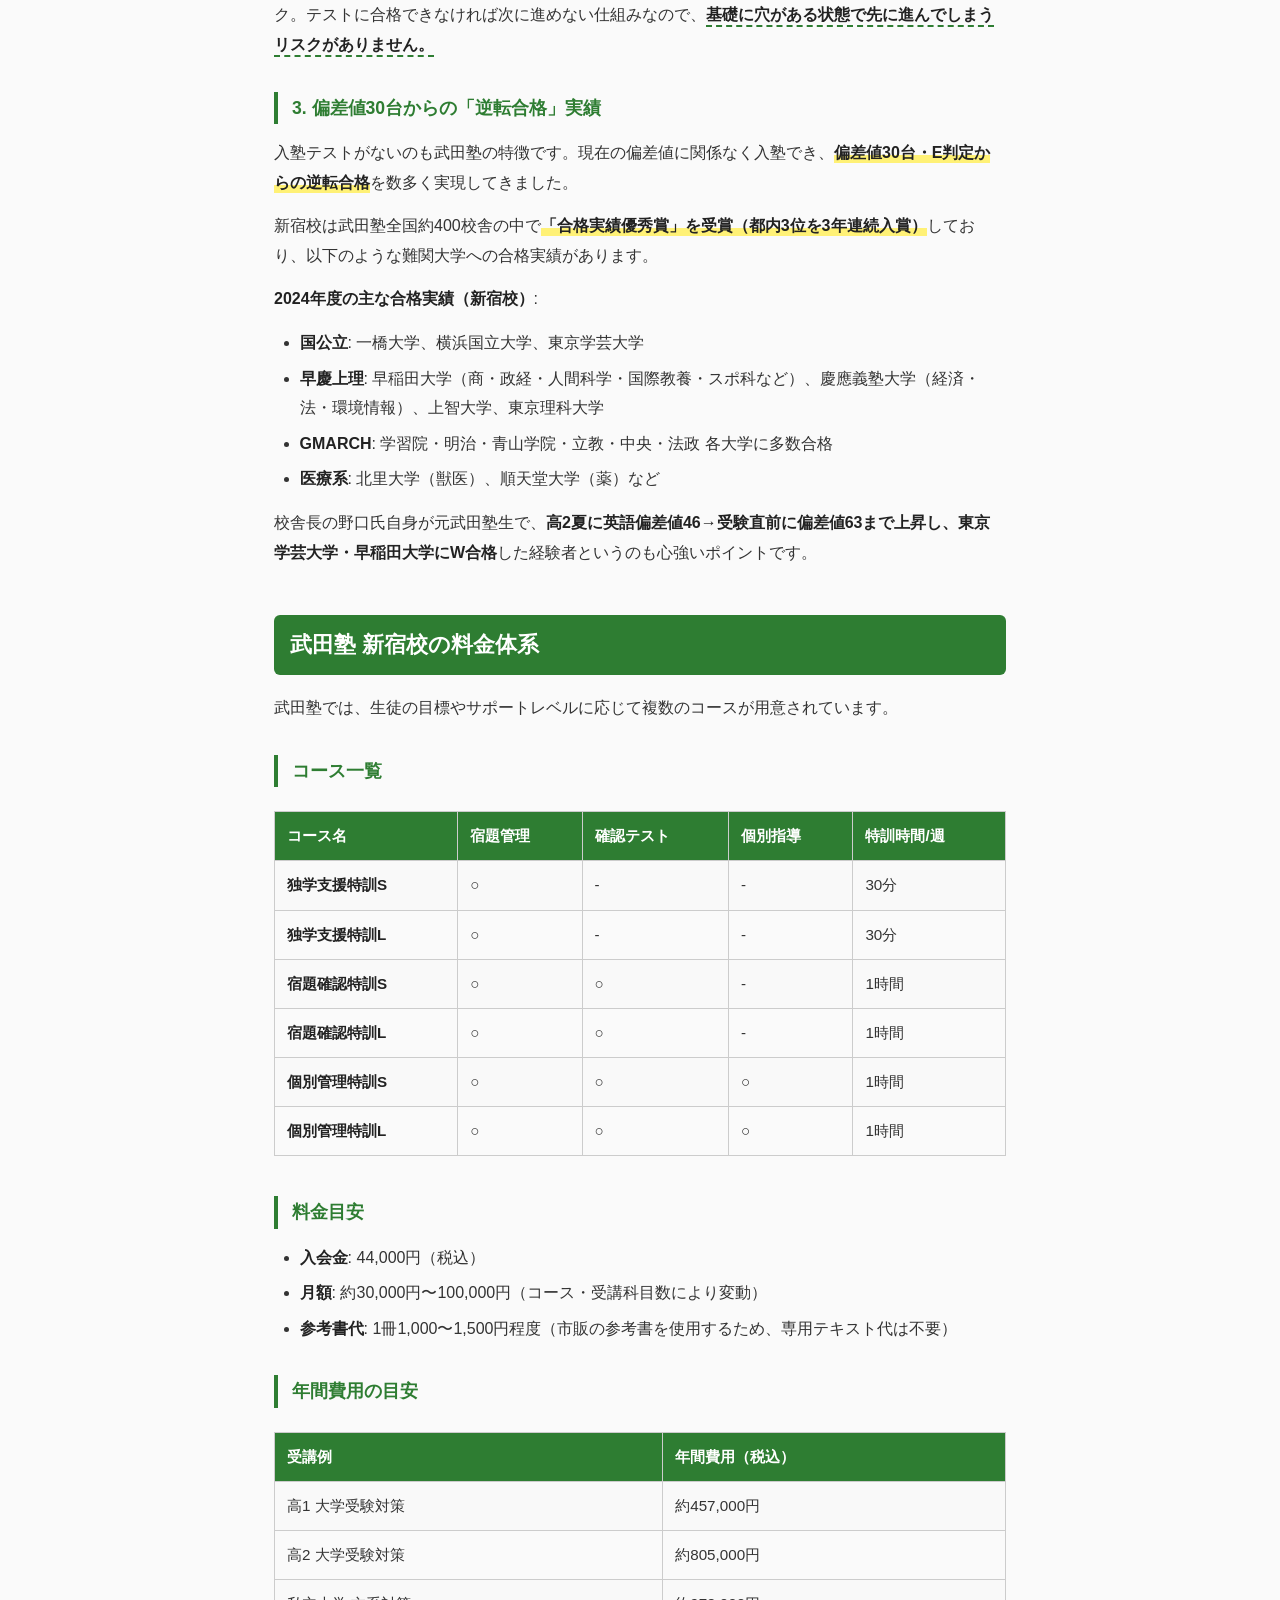
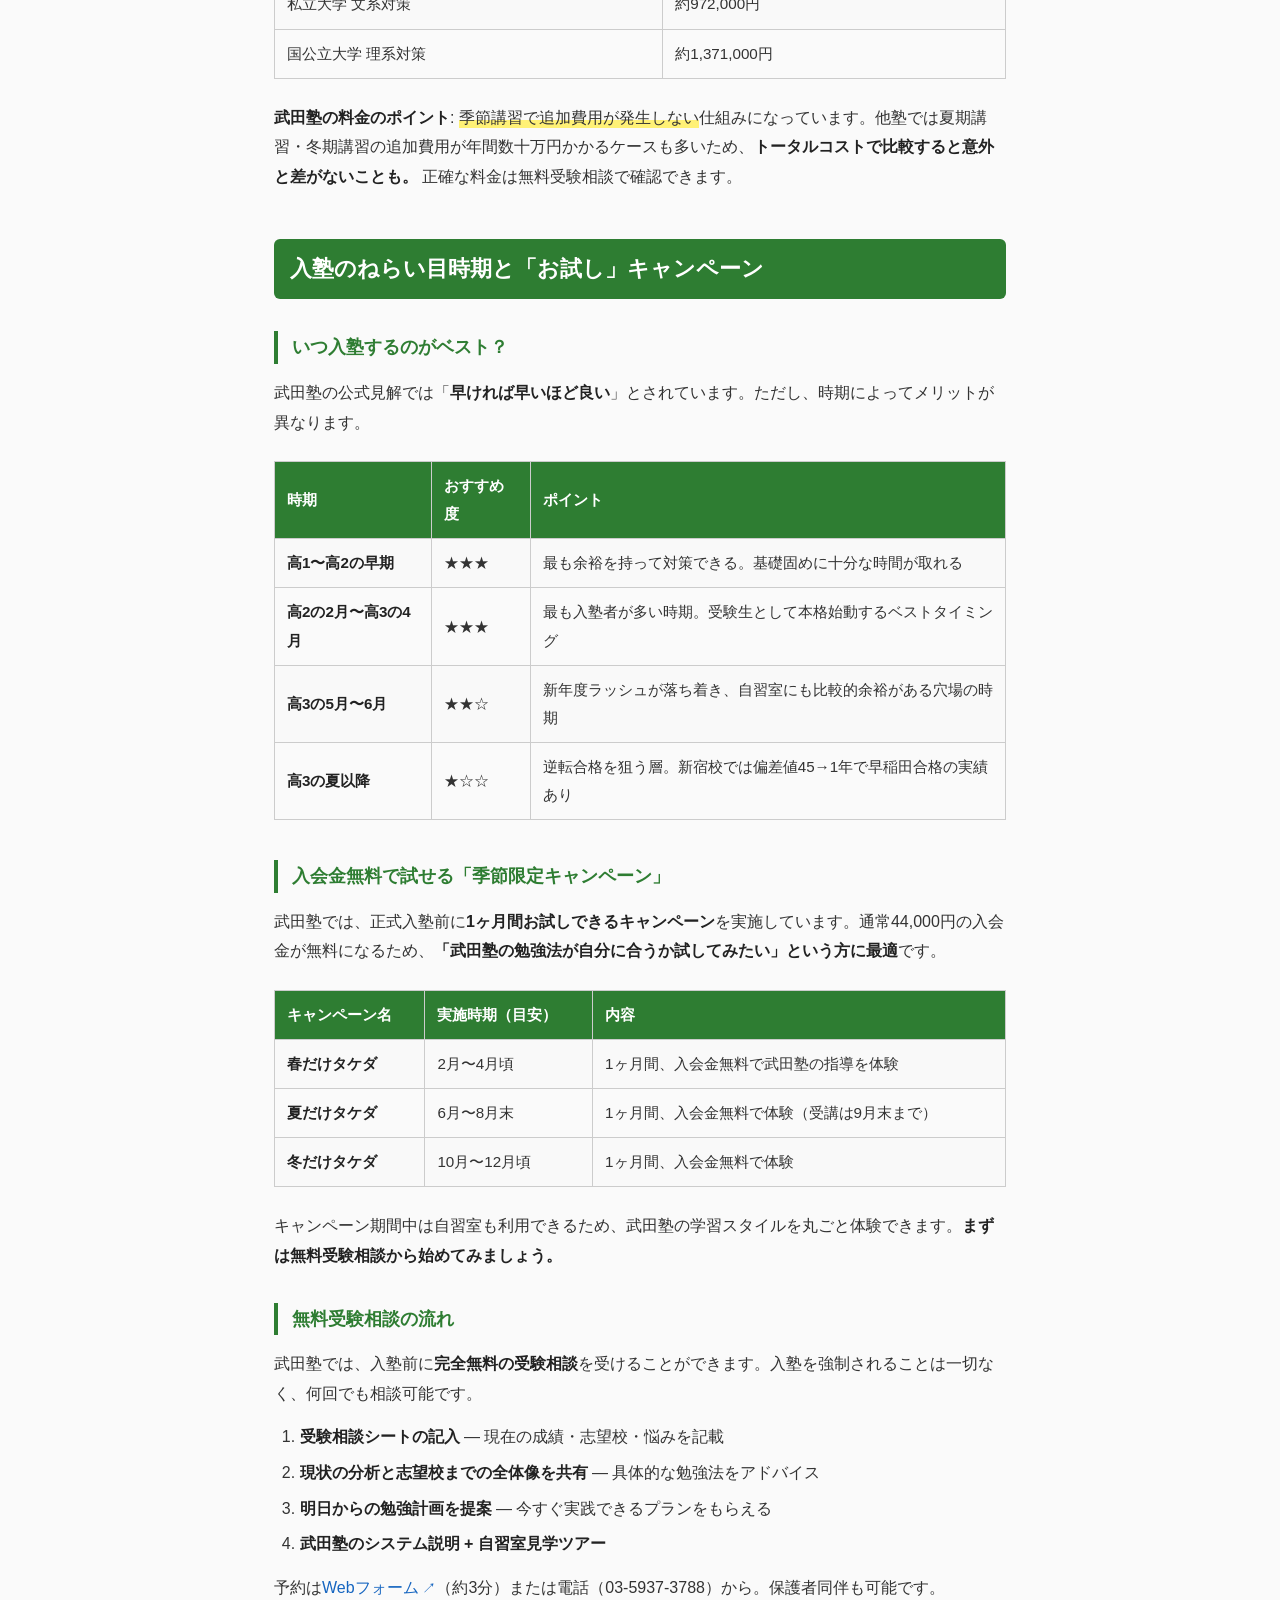
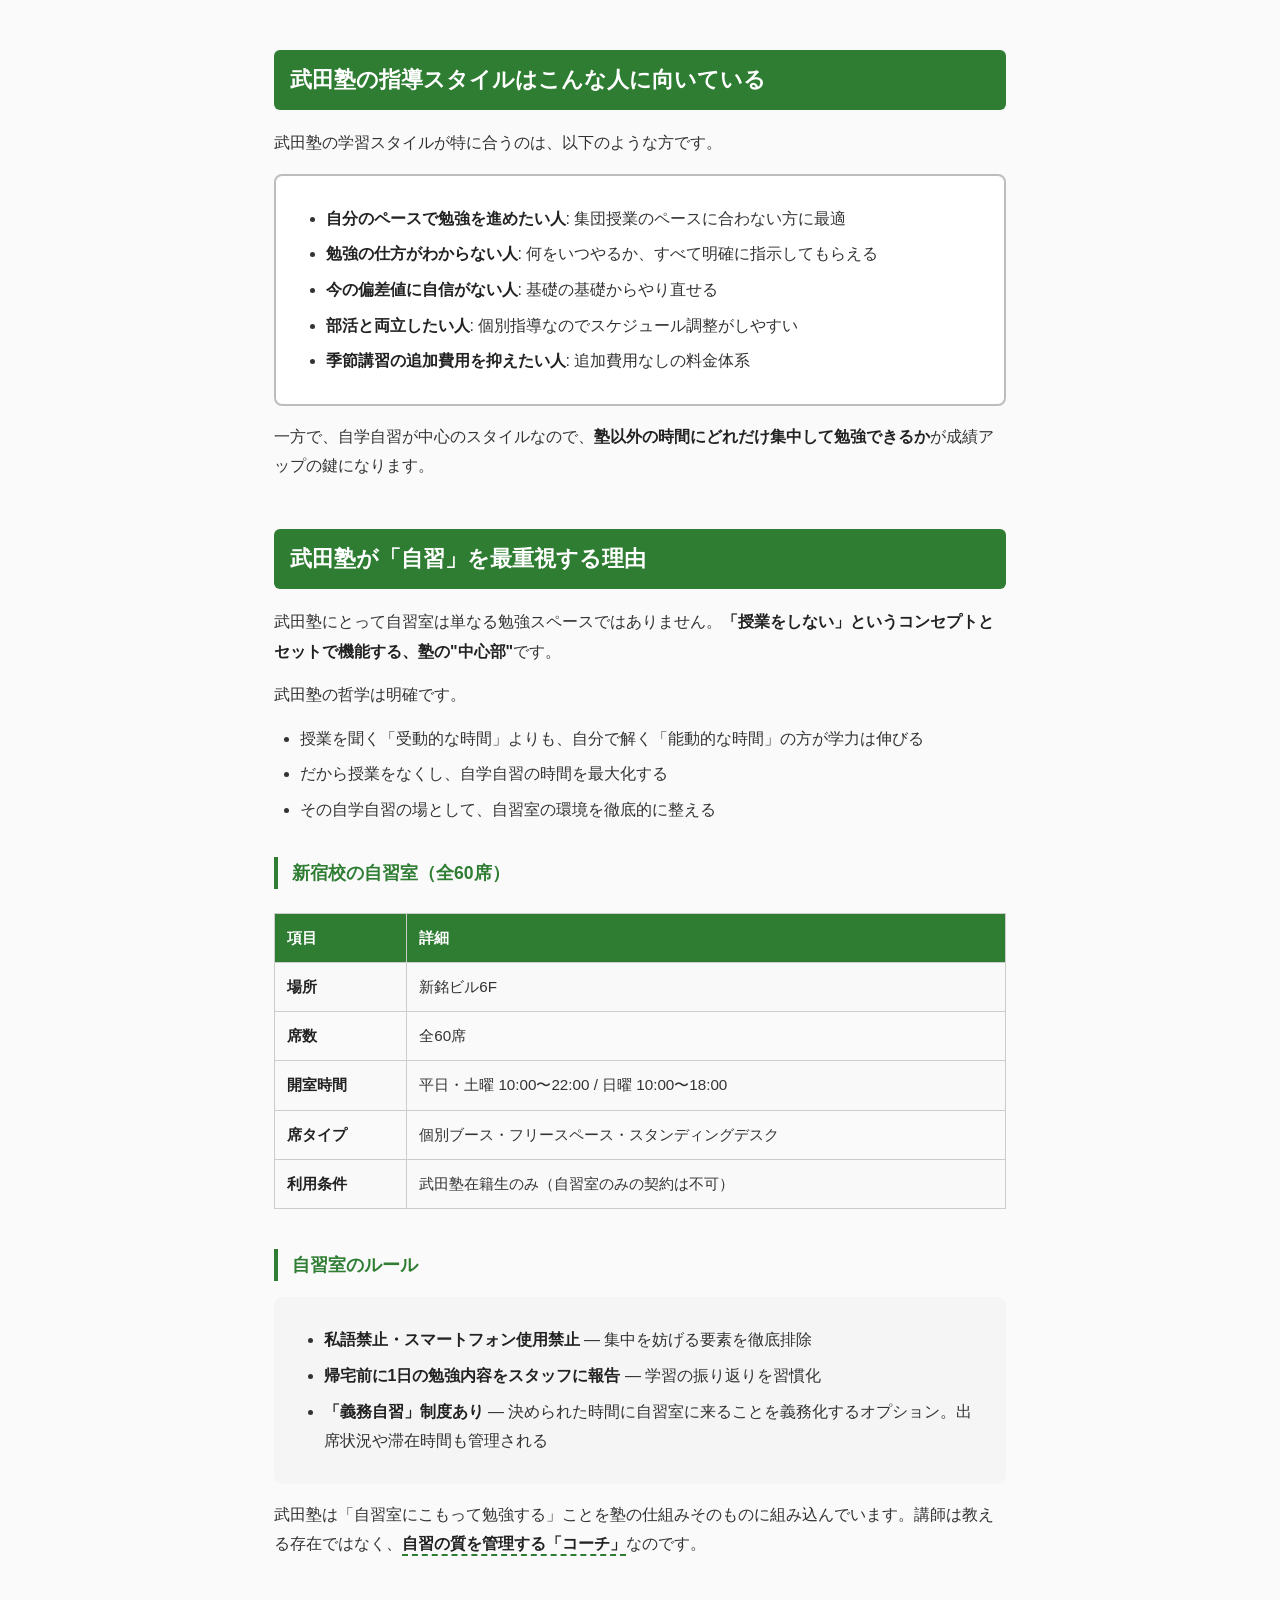
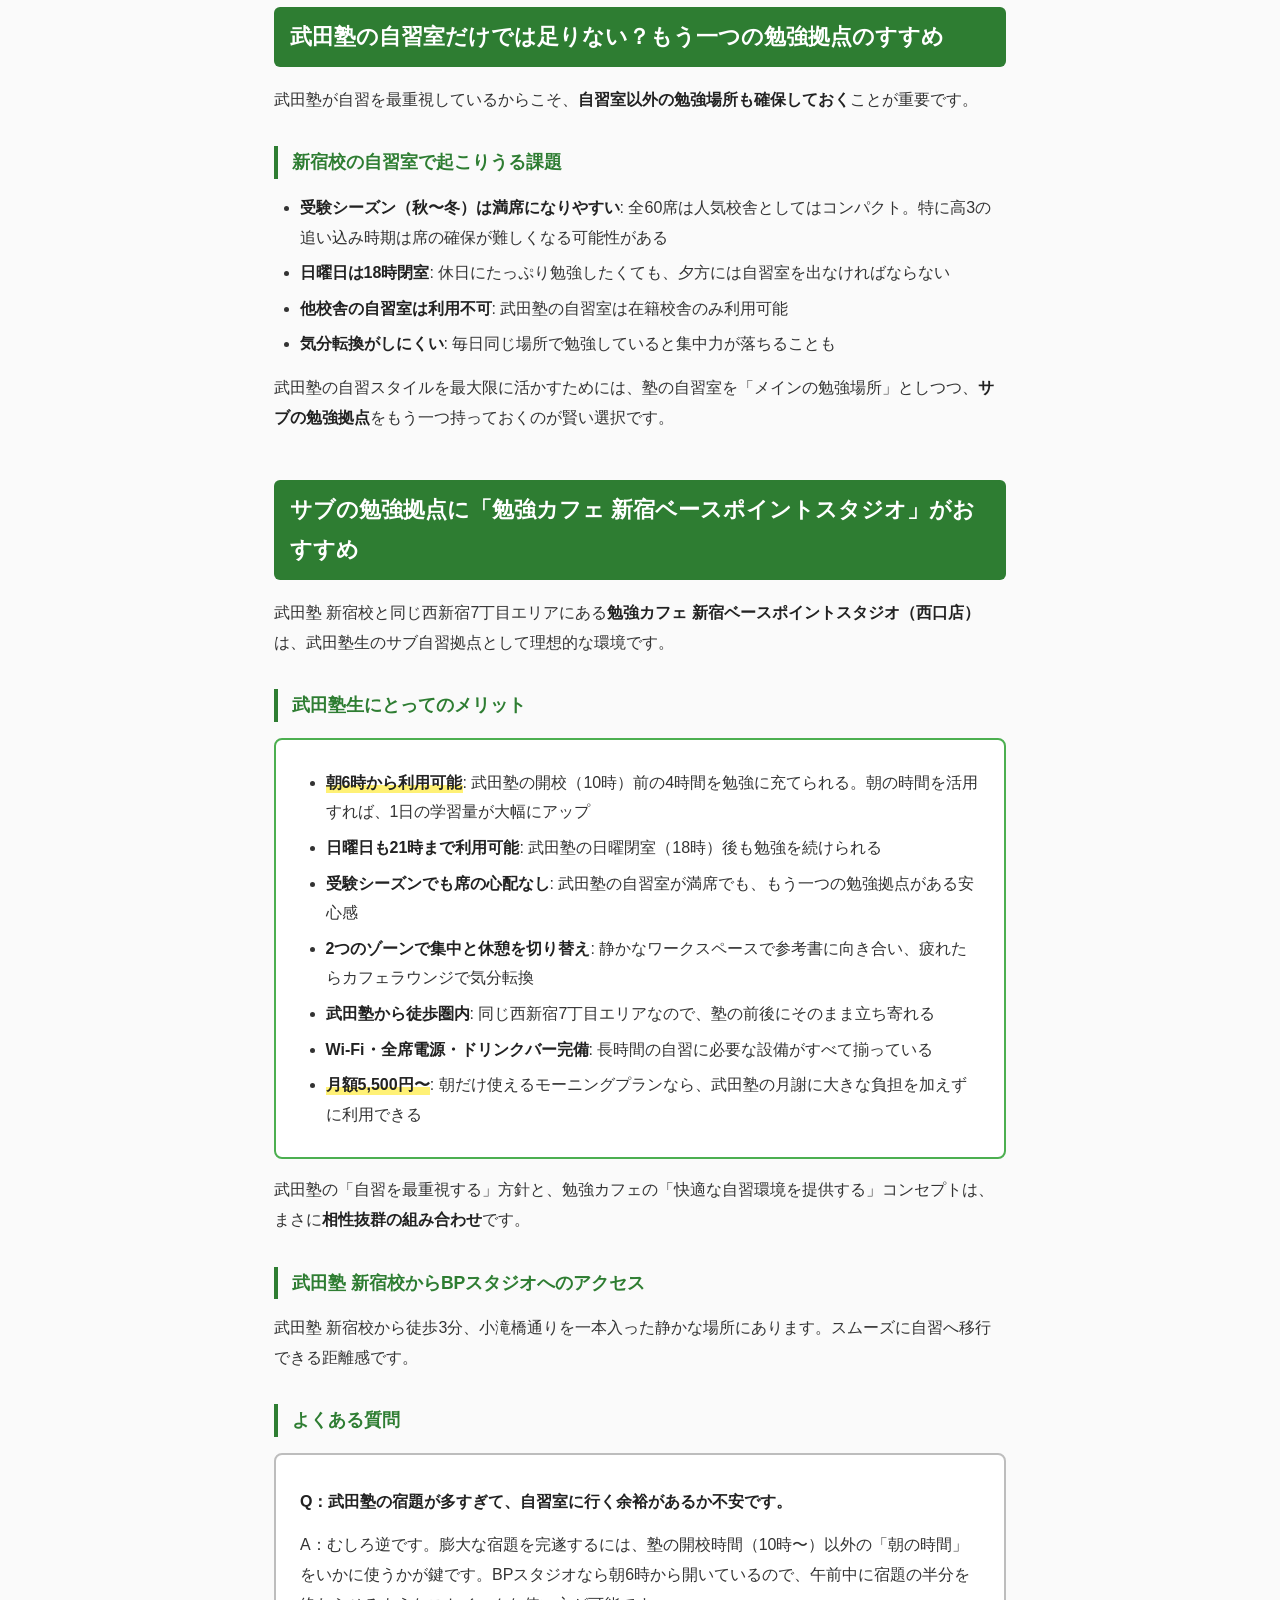
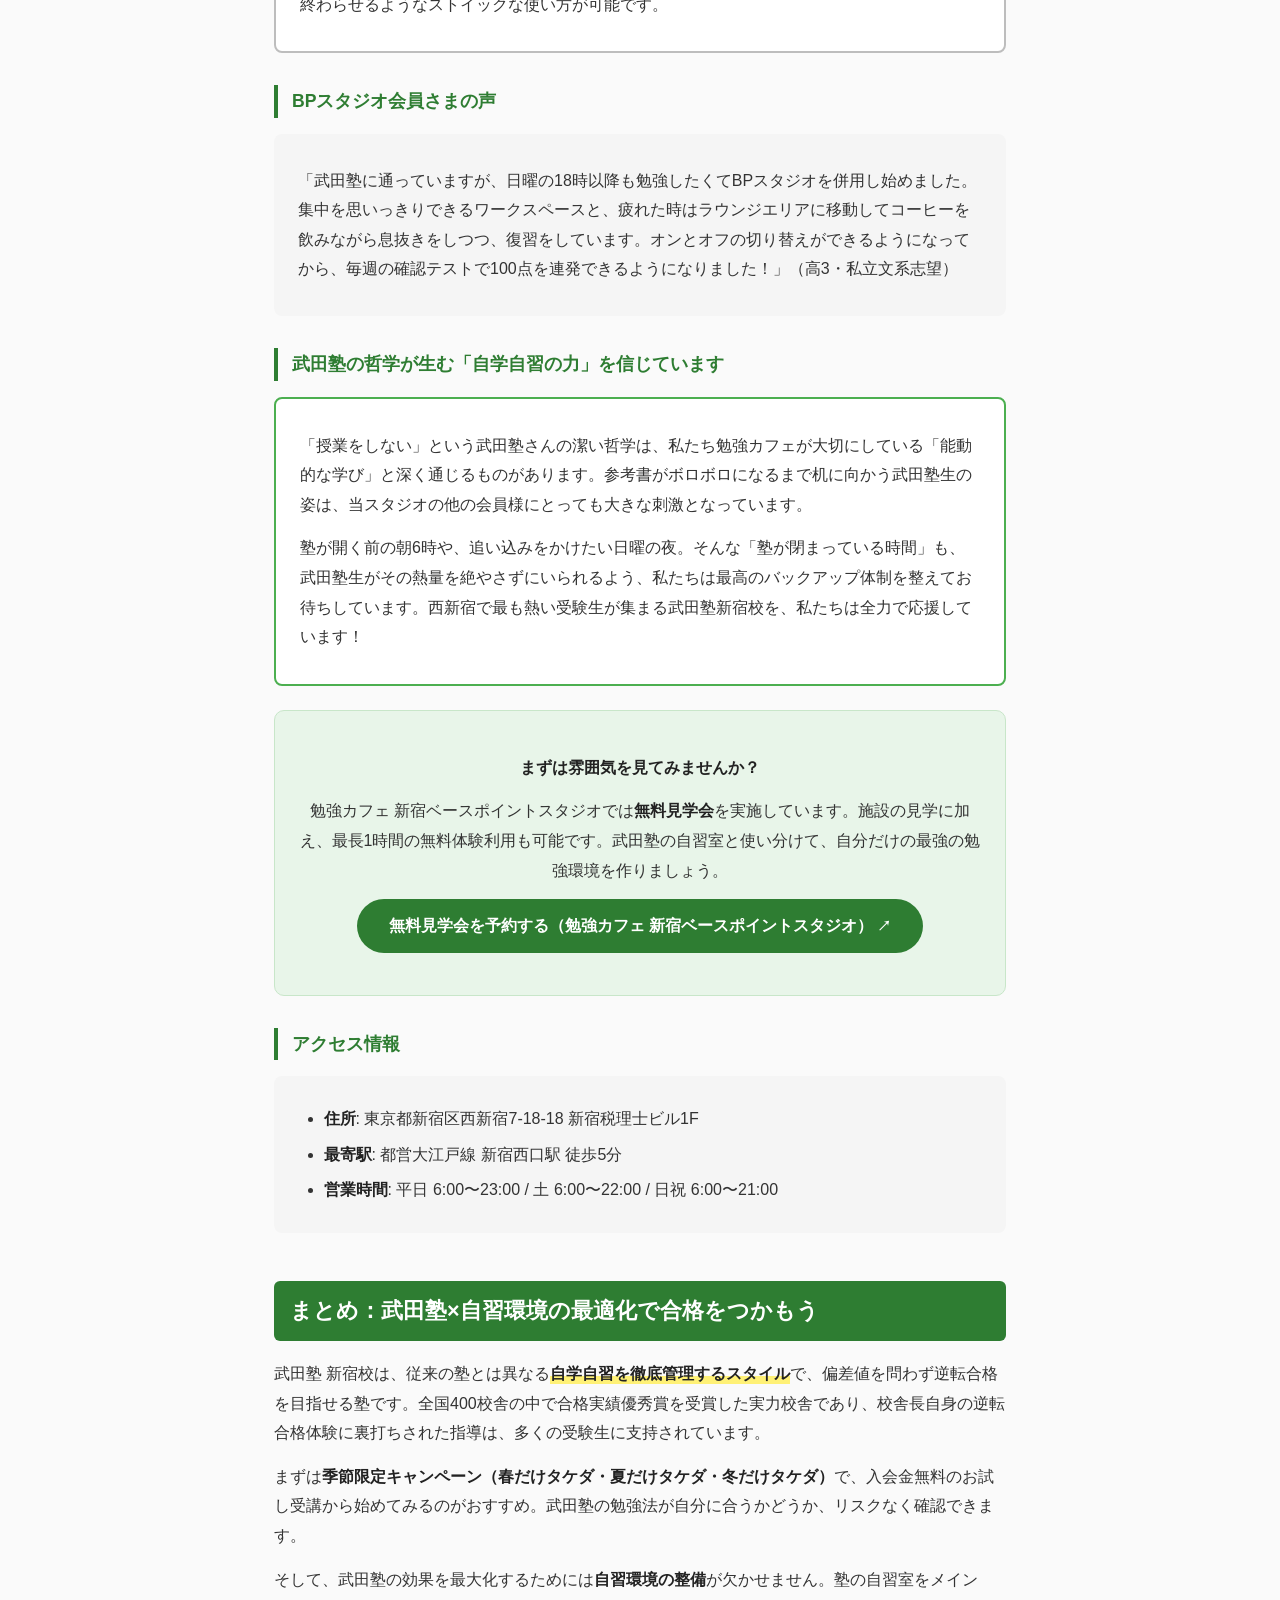
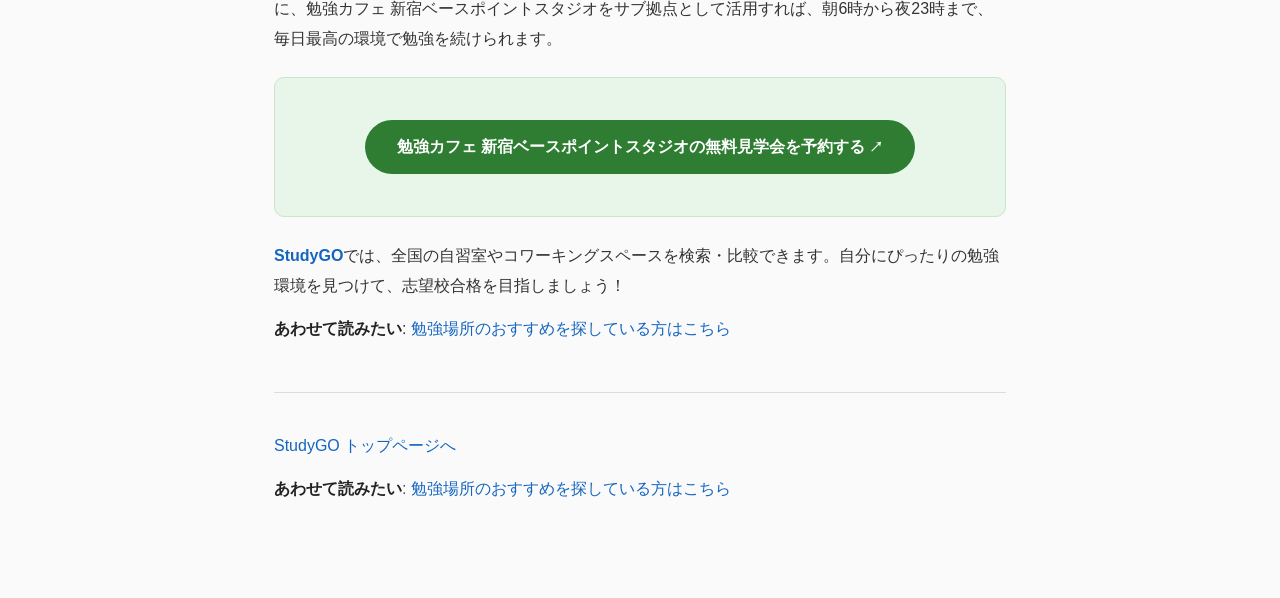
<file: method-nishishinjuku-takeda/index.html>
<!DOCTYPE html>
<html lang="ja">
<head>
<meta charset="UTF-8">
<meta name="viewport" content="width=device-width, initial-scale=1.0">
<title>武田塾 新宿校｜「授業をしない」自学自習管理で逆転合格</title>
<link rel="stylesheet" href="../style.css">
</head>
<body>
<div class="container">

<a class="back-link" href="../">記事一覧に戻る</a>

<h1>武田塾 新宿校｜「授業をしない」自学自習管理で逆転合格を目指す</h1>
<p class="subtitle">西新宿エリアの学習塾ガイド｜StudyGO</p>

<div class="article-body">

<p>「そろそろ受験勉強を本格的に始めたいけど、どの塾がいいんだろう…」</p>

<p>西新宿エリアには多くの塾が集まっていますが、自分に合った塾を見つけるのは簡単ではありません。授業形式、指導方針、サポート体制、そして料金——チェックすべきポイントはたくさんあります。</p>

<p>この記事では、西新宿エリアで注目の塾<strong>「武田塾 新宿校」</strong>の特徴やおすすめポイントを詳しく紹介します。コース別の料金目安や入塾のねらい目時期、さらには武田塾が重視する<strong>自習の質を上げるためのおすすめスペース</strong>もあわせてお伝えします。</p>

<h2>武田塾 新宿校の基本情報</h2>

<div class="border_green">
<p>武田塾 新宿校は、西武新宿駅から徒歩4分、JR新宿駅から徒歩8分の場所にある大学受験専門の個別指導塾です。全国約400校舎を展開する武田塾の中でも、都内トップクラスの実績を誇る人気校舎です。</p>

<ul>
<li><strong>住所</strong>: 東京都新宿区西新宿7-7-33 新銘ビル（受付2F / 自習室6F）</li>
<li><strong>アクセス</strong>: 西武新宿駅 徒歩4分 / 都営大江戸線 新宿西口駅 徒歩5分 / JR新宿駅 徒歩8分</li>
<li><strong>開校時間</strong>: 平日・土曜 10:00〜22:00 / 日曜 10:00〜18:00</li>
<li><strong>対象</strong>: 高校生・既卒生（浪人生）、中学生（一部対応）</li>
<li><strong>電話</strong>: 03-5937-3788</li>
<li><strong>講師採用倍率</strong>: 20倍（東大・京大・早慶など難関大学の講師が在籍）</li>
</ul>
</div>

<h2>武田塾 新宿校をおすすめする3つの理由</h2>

<h3>1. 「授業をしない」からこそ成績が伸びる</h3>

<p>武田塾の最大の特徴は、<strong><span class="line_marker">「日本初！授業をしない塾」</span></strong>というコンセプトです。「授業を聞くだけでは成績は上がらない」という考えのもと、市販の参考書を使った自学自習を徹底的に管理します。</p>

<p>従来の塾では授業を聞く時間が中心ですが、武田塾ではその時間をすべて<strong>自分で考え、解く時間</strong>に充てます。受動的な学習ではなく、能動的な学習だからこそ実力がつくのです。</p>

<p>個別指導（特訓）では、講師が一方的に教えるのではなく、<strong>生徒自身に解法を説明させる「アウトプット重視型」</strong>の指導を実施。「わかったつもり」で終わらせない仕組みが整っています。</p>

<h3>2. 一人ひとりに合わせた学習ペース管理</h3>

<p>武田塾では、エビングハウスの忘却曲線に基づいた<strong><span class="line_marker">「4日進んで2日復習」</span></strong>のサイクルで宿題が出されます。毎日やるべきことが明確なので、「何を勉強すればいいかわからない」という悩みがなくなります。</p>

<p>さらに、毎週の確認テスト（合格ライン80点以上、難関校志望者は100点目標）で理解度をチェック。テストに合格できなければ次に進めない仕組みなので、<strong><span class="line_dashed">基礎に穴がある状態で先に進んでしまうリスクがありません。</span></strong></p>

<h3>3. 偏差値30台からの「逆転合格」実績</h3>

<p>入塾テストがないのも武田塾の特徴です。現在の偏差値に関係なく入塾でき、<strong><span class="line_marker">偏差値30台・E判定からの逆転合格</span></strong>を数多く実現してきました。</p>

<p>新宿校は武田塾全国約400校舎の中で<strong><span class="line_marker">「合格実績優秀賞」を受賞（都内3位を3年連続入賞）</span></strong>しており、以下のような難関大学への合格実績があります。</p>

<p><strong>2024年度の主な合格実績（新宿校）</strong>:</p>
<ul>
<li><strong>国公立</strong>: 一橋大学、横浜国立大学、東京学芸大学</li>
<li><strong>早慶上理</strong>: 早稲田大学（商・政経・人間科学・国際教養・スポ科など）、慶應義塾大学（経済・法・環境情報）、上智大学、東京理科大学</li>
<li><strong>GMARCH</strong>: 学習院・明治・青山学院・立教・中央・法政 各大学に多数合格</li>
<li><strong>医療系</strong>: 北里大学（獣医）、順天堂大学（薬）など</li>
</ul>

<p>校舎長の野口氏自身が元武田塾生で、<strong>高2夏に英語偏差値46→受験直前に偏差値63まで上昇し、東京学芸大学・早稲田大学にW合格</strong>した経験者というのも心強いポイントです。</p>

<h2>武田塾 新宿校の料金体系</h2>

<p>武田塾では、生徒の目標やサポートレベルに応じて複数のコースが用意されています。</p>

<h3>コース一覧</h3>

<div class="overflow border">
<table>

<tr>
<th>コース名</th>
<th>宿題管理</th>
<th>確認テスト</th>
<th>個別指導</th>
<th>特訓時間/週</th>
</tr>


<tr>
<td><strong>独学支援特訓S</strong></td>
<td>○</td>
<td>-</td>
<td>-</td>
<td>30分</td>
</tr>
<tr>
<td><strong>独学支援特訓L</strong></td>
<td>○</td>
<td>-</td>
<td>-</td>
<td>30分</td>
</tr>
<tr>
<td><strong>宿題確認特訓S</strong></td>
<td>○</td>
<td>○</td>
<td>-</td>
<td>1時間</td>
</tr>
<tr>
<td><strong>宿題確認特訓L</strong></td>
<td>○</td>
<td>○</td>
<td>-</td>
<td>1時間</td>
</tr>
<tr>
<td><strong>個別管理特訓S</strong></td>
<td>○</td>
<td>○</td>
<td>○</td>
<td>1時間</td>
</tr>
<tr>
<td><strong>個別管理特訓L</strong></td>
<td>○</td>
<td>○</td>
<td>○</td>
<td>1時間</td>
</tr>

</table>
</div>

<h3>料金目安</h3>

<ul>
<li><strong>入会金</strong>: 44,000円（税込）</li>
<li><strong>月額</strong>: 約30,000円〜100,000円（コース・受講科目数により変動）</li>
<li><strong>参考書代</strong>: 1冊1,000〜1,500円程度（市販の参考書を使用するため、専用テキスト代は不要）</li>
</ul>

<h3>年間費用の目安</h3>

<div class="overflow border">
<table>

<tr>
<th>受講例</th>
<th>年間費用（税込）</th>
</tr>


<tr>
<td>高1 大学受験対策</td>
<td>約457,000円</td>
</tr>
<tr>
<td>高2 大学受験対策</td>
<td>約805,000円</td>
</tr>
<tr>
<td>私立大学 文系対策</td>
<td>約972,000円</td>
</tr>
<tr>
<td>国公立大学 理系対策</td>
<td>約1,371,000円</td>
</tr>

</table>
</div>

<p><strong>武田塾の料金のポイント</strong>: <span class="line_marker">季節講習で追加費用が発生しない</span>仕組みになっています。他塾では夏期講習・冬期講習の追加費用が年間数十万円かかるケースも多いため、<strong>トータルコストで比較すると意外と差がないことも。</strong> 正確な料金は無料受験相談で確認できます。</p>

<h2>入塾のねらい目時期と「お試し」キャンペーン</h2>

<h3>いつ入塾するのがベスト？</h3>

<p>武田塾の公式見解では「<strong>早ければ早いほど良い</strong>」とされています。ただし、時期によってメリットが異なります。</p>

<div class="overflow border">
<table>

<tr>
<th>時期</th>
<th>おすすめ度</th>
<th>ポイント</th>
</tr>


<tr>
<td><strong>高1〜高2の早期</strong></td>
<td>★★★</td>
<td>最も余裕を持って対策できる。基礎固めに十分な時間が取れる</td>
</tr>
<tr>
<td><strong>高2の2月〜高3の4月</strong></td>
<td>★★★</td>
<td>最も入塾者が多い時期。受験生として本格始動するベストタイミング</td>
</tr>
<tr>
<td><strong>高3の5月〜6月</strong></td>
<td>★★☆</td>
<td>新年度ラッシュが落ち着き、自習室にも比較的余裕がある穴場の時期</td>
</tr>
<tr>
<td><strong>高3の夏以降</strong></td>
<td>★☆☆</td>
<td>逆転合格を狙う層。新宿校では偏差値45→1年で早稲田合格の実績あり</td>
</tr>

</table>
</div>

<h3>入会金無料で試せる「季節限定キャンペーン」</h3>

<p>武田塾では、正式入塾前に<strong>1ヶ月間お試しできるキャンペーン</strong>を実施しています。通常44,000円の入会金が無料になるため、<strong>「武田塾の勉強法が自分に合うか試してみたい」という方に最適</strong>です。</p>

<div class="overflow border">
<table>

<tr>
<th>キャンペーン名</th>
<th>実施時期（目安）</th>
<th>内容</th>
</tr>


<tr>
<td><strong>春だけタケダ</strong></td>
<td>2月〜4月頃</td>
<td>1ヶ月間、入会金無料で武田塾の指導を体験</td>
</tr>
<tr>
<td><strong>夏だけタケダ</strong></td>
<td>6月〜8月末</td>
<td>1ヶ月間、入会金無料で体験（受講は9月末まで）</td>
</tr>
<tr>
<td><strong>冬だけタケダ</strong></td>
<td>10月〜12月頃</td>
<td>1ヶ月間、入会金無料で体験</td>
</tr>

</table>
</div>

<p>キャンペーン期間中は自習室も利用できるため、武田塾の学習スタイルを丸ごと体験できます。<strong>まずは無料受験相談から始めてみましょう。</strong></p>

<h3>無料受験相談の流れ</h3>

<p>武田塾では、入塾前に<strong>完全無料の受験相談</strong>を受けることができます。入塾を強制されることは一切なく、何回でも相談可能です。</p>

<ol>
<li><strong>受験相談シートの記入</strong> — 現在の成績・志望校・悩みを記載</li>
<li><strong>現状の分析と志望校までの全体像を共有</strong> — 具体的な勉強法をアドバイス</li>
<li><strong>明日からの勉強計画を提案</strong> — 今すぐ実践できるプランをもらえる</li>
<li><strong>武田塾のシステム説明 + 自習室見学ツアー</strong></li>
</ol>

<p>予約は<a class="out_link" href="https://www.takeda.tv/inquiry/" target="_blank" rel="noopener">Webフォーム</a>（約3分）または電話（03-5937-3788）から。保護者同伴も可能です。</p>

<h2>武田塾の指導スタイルはこんな人に向いている</h2>

<p>武田塾の学習スタイルが特に合うのは、以下のような方です。</p>

<div class="border_gray">
<ul>
<li><strong>自分のペースで勉強を進めたい人</strong>: 集団授業のペースに合わない方に最適</li>
<li><strong>勉強の仕方がわからない人</strong>: 何をいつやるか、すべて明確に指示してもらえる</li>
<li><strong>今の偏差値に自信がない人</strong>: 基礎の基礎からやり直せる</li>
<li><strong>部活と両立したい人</strong>: 個別指導なのでスケジュール調整がしやすい</li>
<li><strong>季節講習の追加費用を抑えたい人</strong>: 追加費用なしの料金体系</li>
</ul>
</div>

<p>一方で、自学自習が中心のスタイルなので、<strong>塾以外の時間にどれだけ集中して勉強できるか</strong>が成績アップの鍵になります。</p>

<h2>武田塾が「自習」を最重視する理由</h2>

<p>武田塾にとって自習室は単なる勉強スペースではありません。<strong>「授業をしない」というコンセプトとセットで機能する、塾の"中心部"</strong>です。</p>

<p>武田塾の哲学は明確です。</p>

<ul>
<li>授業を聞く「受動的な時間」よりも、自分で解く「能動的な時間」の方が学力は伸びる</li>
<li>だから授業をなくし、自学自習の時間を最大化する</li>
<li>その自学自習の場として、自習室の環境を徹底的に整える</li>
</ul>

<h3>新宿校の自習室（全60席）</h3>

<div class="overflow border">
<table>

<tr>
<th>項目</th>
<th>詳細</th>
</tr>


<tr>
<td><strong>場所</strong></td>
<td>新銘ビル6F</td>
</tr>
<tr>
<td><strong>席数</strong></td>
<td>全60席</td>
</tr>
<tr>
<td><strong>開室時間</strong></td>
<td>平日・土曜 10:00〜22:00 / 日曜 10:00〜18:00</td>
</tr>
<tr>
<td><strong>席タイプ</strong></td>
<td>個別ブース・フリースペース・スタンディングデスク</td>
</tr>
<tr>
<td><strong>利用条件</strong></td>
<td>武田塾在籍生のみ（自習室のみの契約は不可）</td>
</tr>

</table>
</div>

<h3>自習室のルール</h3>

<div class="bg_gray">
<ul>
<li><strong>私語禁止・スマートフォン使用禁止</strong> — 集中を妨げる要素を徹底排除</li>
<li><strong>帰宅前に1日の勉強内容をスタッフに報告</strong> — 学習の振り返りを習慣化</li>
<li><strong>「義務自習」制度あり</strong> — 決められた時間に自習室に来ることを義務化するオプション。出席状況や滞在時間も管理される</li>
</ul>
</div>

<p>武田塾は「自習室にこもって勉強する」ことを塾の仕組みそのものに組み込んでいます。講師は教える存在ではなく、<strong><span class="line_dashed">自習の質を管理する「コーチ」</span></strong>なのです。</p>

<h2>武田塾の自習室だけでは足りない？もう一つの勉強拠点のすすめ</h2>

<p>武田塾が自習を最重視しているからこそ、<strong>自習室以外の勉強場所も確保しておく</strong>ことが重要です。</p>

<h3>新宿校の自習室で起こりうる課題</h3>

<ul>
<li><strong>受験シーズン（秋〜冬）は満席になりやすい</strong>: 全60席は人気校舎としてはコンパクト。特に高3の追い込み時期は席の確保が難しくなる可能性がある</li>
<li><strong>日曜日は18時閉室</strong>: 休日にたっぷり勉強したくても、夕方には自習室を出なければならない</li>
<li><strong>他校舎の自習室は利用不可</strong>: 武田塾の自習室は在籍校舎のみ利用可能</li>
<li><strong>気分転換がしにくい</strong>: 毎日同じ場所で勉強していると集中力が落ちることも</li>
</ul>

<p>武田塾の自習スタイルを最大限に活かすためには、塾の自習室を「メインの勉強場所」としつつ、<strong>サブの勉強拠点</strong>をもう一つ持っておくのが賢い選択です。</p>

<h2>サブの勉強拠点に「勉強カフェ 新宿ベースポイントスタジオ」がおすすめ</h2>

<p>武田塾 新宿校と同じ西新宿7丁目エリアにある<strong>勉強カフェ 新宿ベースポイントスタジオ（西口店）</strong>は、武田塾生のサブ自習拠点として理想的な環境です。</p>

<h3>武田塾生にとってのメリット</h3>

<div class="border_green">
<ul>
<li><strong><span class="line_marker">朝6時から利用可能</span></strong>: 武田塾の開校（10時）前の4時間を勉強に充てられる。朝の時間を活用すれば、1日の学習量が大幅にアップ</li>
<li><strong>日曜日も21時まで利用可能</strong>: 武田塾の日曜閉室（18時）後も勉強を続けられる</li>
<li><strong>受験シーズンでも席の心配なし</strong>: 武田塾の自習室が満席でも、もう一つの勉強拠点がある安心感</li>
<li><strong>2つのゾーンで集中と休憩を切り替え</strong>: 静かなワークスペースで参考書に向き合い、疲れたらカフェラウンジで気分転換</li>
<li><strong>武田塾から徒歩圏内</strong>: 同じ西新宿7丁目エリアなので、塾の前後にそのまま立ち寄れる</li>
<li><strong>Wi-Fi・全席電源・ドリンクバー完備</strong>: 長時間の自習に必要な設備がすべて揃っている</li>
<li><strong><span class="line_marker">月額5,500円〜</span></strong>: 朝だけ使えるモーニングプランなら、武田塾の月謝に大きな負担を加えずに利用できる</li>
</ul>
</div>

<p>武田塾の「自習を最重視する」方針と、勉強カフェの「快適な自習環境を提供する」コンセプトは、まさに<strong>相性抜群の組み合わせ</strong>です。</p>

<h3>武田塾 新宿校からBPスタジオへのアクセス</h3>

<p>武田塾 新宿校から徒歩3分、小滝橋通りを一本入った静かな場所にあります。スムーズに自習へ移行できる距離感です。</p>

<!-- TODO: Googleマップのキャプチャや目印（新宿税理士ビルなど）を入れたルート図を挿入 -->

<h3>よくある質問</h3>

<div class="border_gray">
<p><strong>Q：武田塾の宿題が多すぎて、自習室に行く余裕があるか不安です。</strong></p>

<p>A：むしろ逆です。膨大な宿題を完遂するには、塾の開校時間（10時〜）以外の「朝の時間」をいかに使うかが鍵です。BPスタジオなら朝6時から開いているので、午前中に宿題の半分を終わらせるようなストイックな使い方が可能です。</p>
</div>

<h3>BPスタジオ会員さまの声</h3>

<div class="bg_gray">
<p>「武田塾に通っていますが、日曜の18時以降も勉強したくてBPスタジオを併用し始めました。集中を思いっきりできるワークスペースと、疲れた時はラウンジエリアに移動してコーヒーを飲みながら息抜きをしつつ、復習をしています。オンとオフの切り替えができるようになってから、毎週の確認テストで100点を連発できるようになりました！」（高3・私立文系志望）</p>
</div>

<h3>武田塾の哲学が生む「自学自習の力」を信じています</h3>

<div class="border_green">
<p>「授業をしない」という武田塾さんの潔い哲学は、私たち勉強カフェが大切にしている「能動的な学び」と深く通じるものがあります。参考書がボロボロになるまで机に向かう武田塾生の姿は、当スタジオの他の会員様にとっても大きな刺激となっています。</p>

<p>塾が開く前の朝6時や、追い込みをかけたい日曜の夜。そんな「塾が閉まっている時間」も、武田塾生がその熱量を絶やさずにいられるよう、私たちは最高のバックアップ体制を整えてお待ちしています。西新宿で最も熱い受験生が集まる武田塾新宿校を、私たちは全力で応援しています！</p>
</div>

<div class="bg_green_light">
<div class="alC">
<p><strong>まずは雰囲気を見てみませんか？</strong></p>
<p>勉強カフェ 新宿ベースポイントスタジオでは<strong>無料見学会</strong>を実施しています。施設の見学に加え、最長1時間の無料体験利用も可能です。武田塾の自習室と使い分けて、自分だけの最強の勉強環境を作りましょう。</p>
<p><strong><a class="out_link" href="https://www.bpstudio.jp/reserve" target="_blank" rel="noopener">無料見学会を予約する（勉強カフェ 新宿ベースポイントスタジオ）</a></strong></p>
</div>
</div>

<h3>アクセス情報</h3>

<div class="bg_gray">
<ul>
<li><strong>住所</strong>: 東京都新宿区西新宿7-18-18 新宿税理士ビル1F</li>
<li><strong>最寄駅</strong>: 都営大江戸線 新宿西口駅 徒歩5分</li>
<li><strong>営業時間</strong>: 平日 6:00〜23:00 / 土 6:00〜22:00 / 日祝 6:00〜21:00</li>
</ul>
</div>

<h2>まとめ：武田塾×自習環境の最適化で合格をつかもう</h2>

<p>武田塾 新宿校は、従来の塾とは異なる<strong><span class="line_marker">自学自習を徹底管理するスタイル</span></strong>で、偏差値を問わず逆転合格を目指せる塾です。全国400校舎の中で合格実績優秀賞を受賞した実力校舎であり、校舎長自身の逆転合格体験に裏打ちされた指導は、多くの受験生に支持されています。</p>

<p>まずは<strong>季節限定キャンペーン（春だけタケダ・夏だけタケダ・冬だけタケダ）</strong>で、入会金無料のお試し受講から始めてみるのがおすすめ。武田塾の勉強法が自分に合うかどうか、リスクなく確認できます。</p>

<p>そして、武田塾の効果を最大化するためには<strong>自習環境の整備</strong>が欠かせません。塾の自習室をメインに、勉強カフェ 新宿ベースポイントスタジオをサブ拠点として活用すれば、朝6時から夜23時まで、毎日最高の環境で勉強を続けられます。</p>

<div class="bg_green_light">
<div class="alC">
<p><strong><a class="out_link" href="https://www.bpstudio.jp/reserve" target="_blank" rel="noopener">勉強カフェ 新宿ベースポイントスタジオの無料見学会を予約する</a></strong></p>
</div>
</div>

<p><strong><a href="https://studygo.jp/">StudyGO</a></strong>では、全国の自習室やコワーキングスペースを検索・比較できます。自分にぴったりの勉強環境を見つけて、志望校合格を目指しましょう！</p>

<p><strong>あわせて読みたい</strong>: <a href="https://studygo.jp/magazine/method/970">勉強場所のおすすめを探している方はこちら</a></p>

</div><!-- /article-body -->

<div class="article-footer">
<p><a href="https://studygo.jp/">StudyGO トップページへ</a></p>
<p><strong>あわせて読みたい</strong>: <a href="https://studygo.jp/magazine/method/970">勉強場所のおすすめを探している方はこちら</a></p>
</div>

</div><!-- /container -->
</body>
</html>
</file>
<file: style.css>
:root {
  --green: #2e7d32;
  --green-light: #e8f5e9;
  --green-border: #4caf50;
  --gray-bg: #f5f5f5;
  --gray-border: #bdbdbd;
  --text: #333;
  --text-light: #555;
  --marker: linear-gradient(transparent 60%, #fff176 60%);
  --link: #1565c0;
}
* { box-sizing: border-box; margin: 0; padding: 0; }
body {
  font-family: "Hiragino Kaku Gothic ProN", "Noto Sans JP", "Yu Gothic", sans-serif;
  color: var(--text); line-height: 1.85;
  max-width: 780px; margin: 0 auto; padding: 40px 24px 80px; background: #fafafa;
}
h1 { font-size: 1.7rem; line-height: 1.4; margin-bottom: 12px; color: var(--green); border-bottom: 3px solid var(--green); padding-bottom: 12px; }
.subtitle { font-size: 0.95rem; color: var(--text-light); margin-bottom: 36px; }
h2 { font-size: 1.35rem; margin: 48px 0 18px; padding: 10px 16px; background: var(--green); color: #fff; border-radius: 6px; }
h3 { font-size: 1.1rem; margin: 32px 0 14px; padding-left: 14px; border-left: 4px solid var(--green); color: var(--green); }
p { margin: 14px 0; font-size: 1rem; }
a { color: var(--link); text-decoration: none; }
a:hover { text-decoration: underline; }
ul, ol { margin: 10px 0; padding-left: 1.6em; }
li { margin: 6px 0; }
strong { color: #222; }
table { width: 100%; border-collapse: collapse; margin: 8px 0; }
th, td { border: 1px solid #ccc; padding: 10px 12px; text-align: left; font-size: 0.95rem; }
th { background: var(--green); color: #fff; font-weight: bold; }
tr:nth-child(even) { background: #f9f9f9; }
.line_marker { background: var(--marker); padding: 2px 0; }
.line_dashed { border-bottom: 2px dashed var(--green); padding-bottom: 2px; }
.border_green { border: 2px solid var(--green-border); border-radius: 8px; padding: 18px 24px; margin: 16px 0; background: #fff; }
.border_gray { border: 2px solid var(--gray-border); border-radius: 8px; padding: 18px 24px; margin: 16px 0; background: #fff; }
.bg_gray { background: var(--gray-bg); border-radius: 8px; padding: 18px 24px; margin: 16px 0; }
.bg_green_light { background: var(--green-light); border-radius: 10px; padding: 28px 24px; margin: 24px 0; border: 1px solid #c8e6c9; }
.alC { text-align: center; }
.out_link::after { content: " \2197"; font-size: 0.85em; }
.bg_green_light a.out_link { display: inline-block; background: var(--green); color: #fff; padding: 12px 32px; border-radius: 30px; font-weight: bold; font-size: 1rem; transition: background 0.2s; }
.bg_green_light a.out_link:hover { background: #1b5e20; text-decoration: none; }
.bg_green_light a.out_link::after { content: " \2197"; }
.overflow.border { overflow-x: auto; margin: 16px 0; }
.citation { font-size: 0.85rem; color: #777; margin: 8px 0 16px; padding-left: 12px; border-left: 3px solid #ccc; }
.article-footer { margin-top: 48px; padding-top: 24px; border-top: 1px solid #ddd; font-size: 0.9rem; color: var(--text-light); }
.back-link { display: inline-block; margin-bottom: 24px; font-size: 0.9rem; color: var(--text-light); }
.back-link::before { content: "\2190 "; }
@media (max-width: 600px) {
  body { padding: 20px 16px 60px; }
  h1 { font-size: 1.35rem; }
  h2 { font-size: 1.15rem; }
  .bg_green_light { padding: 20px 16px; }
}
</file>
